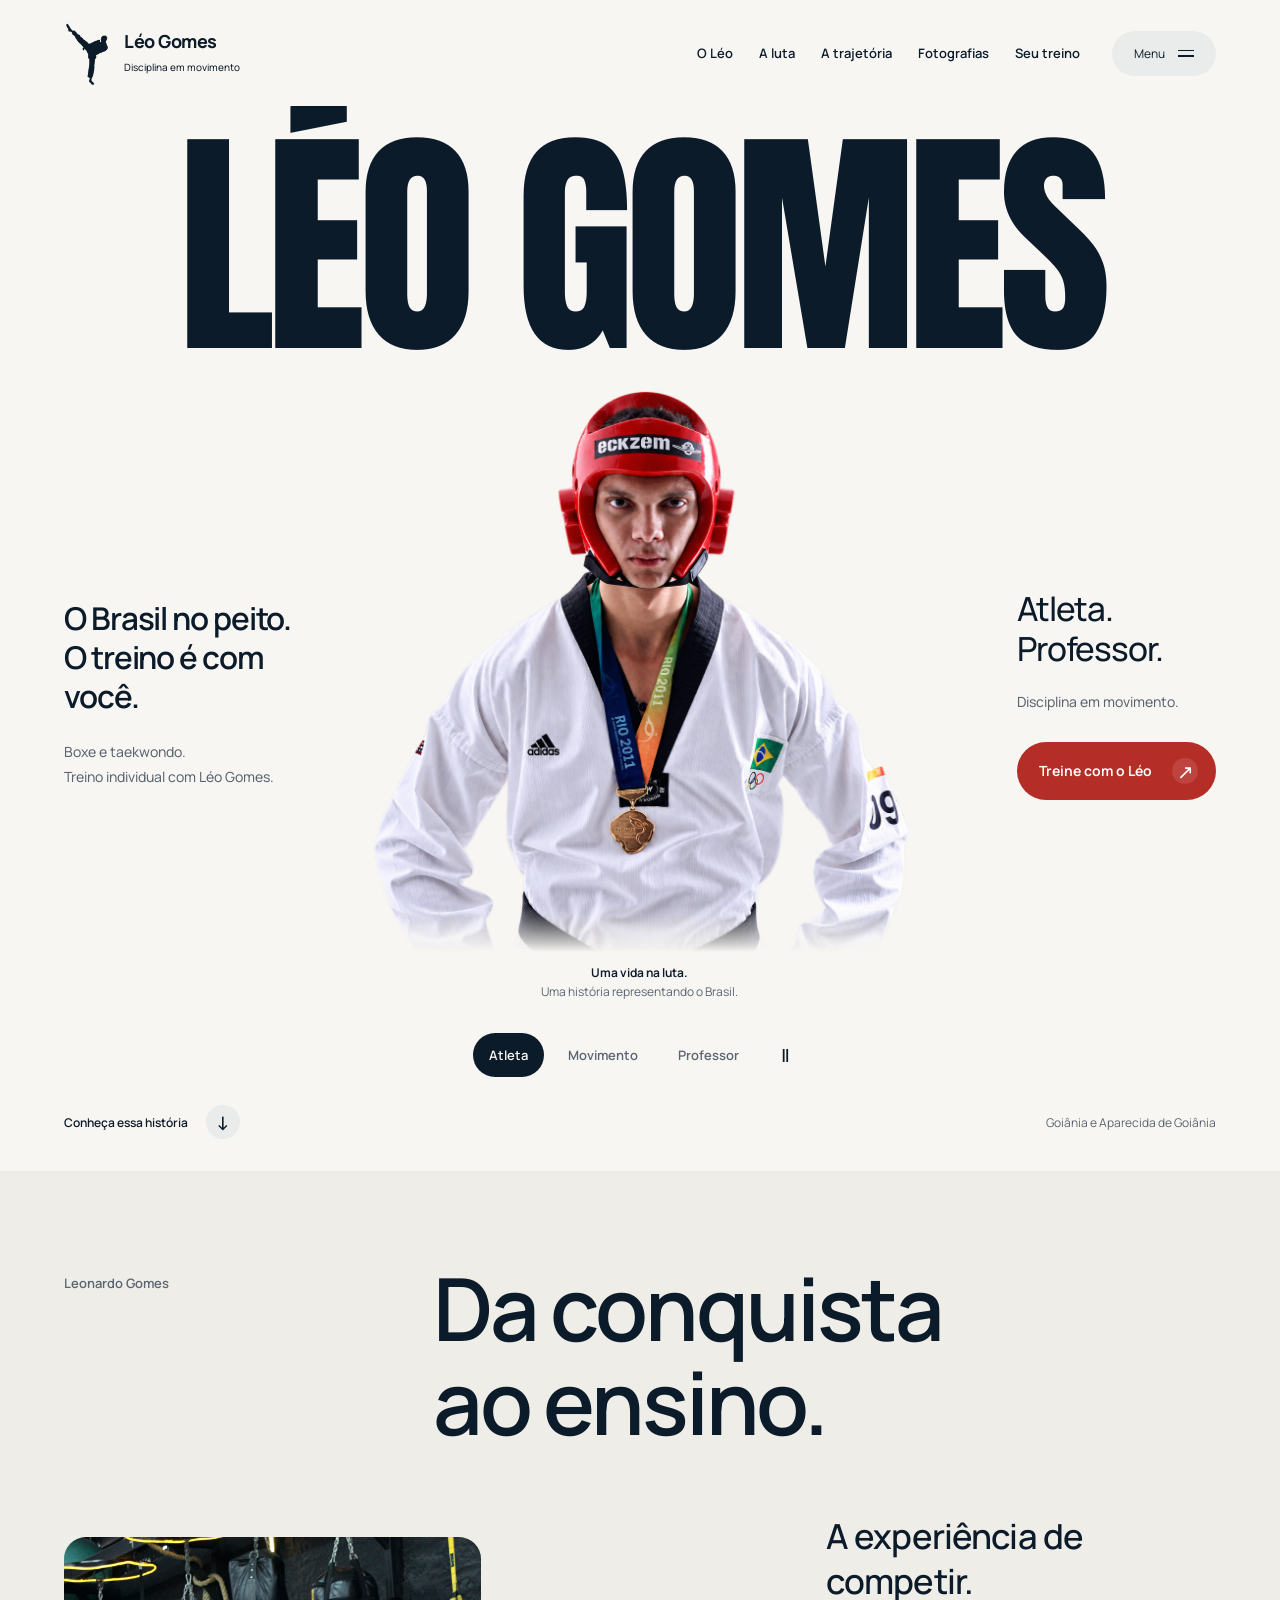
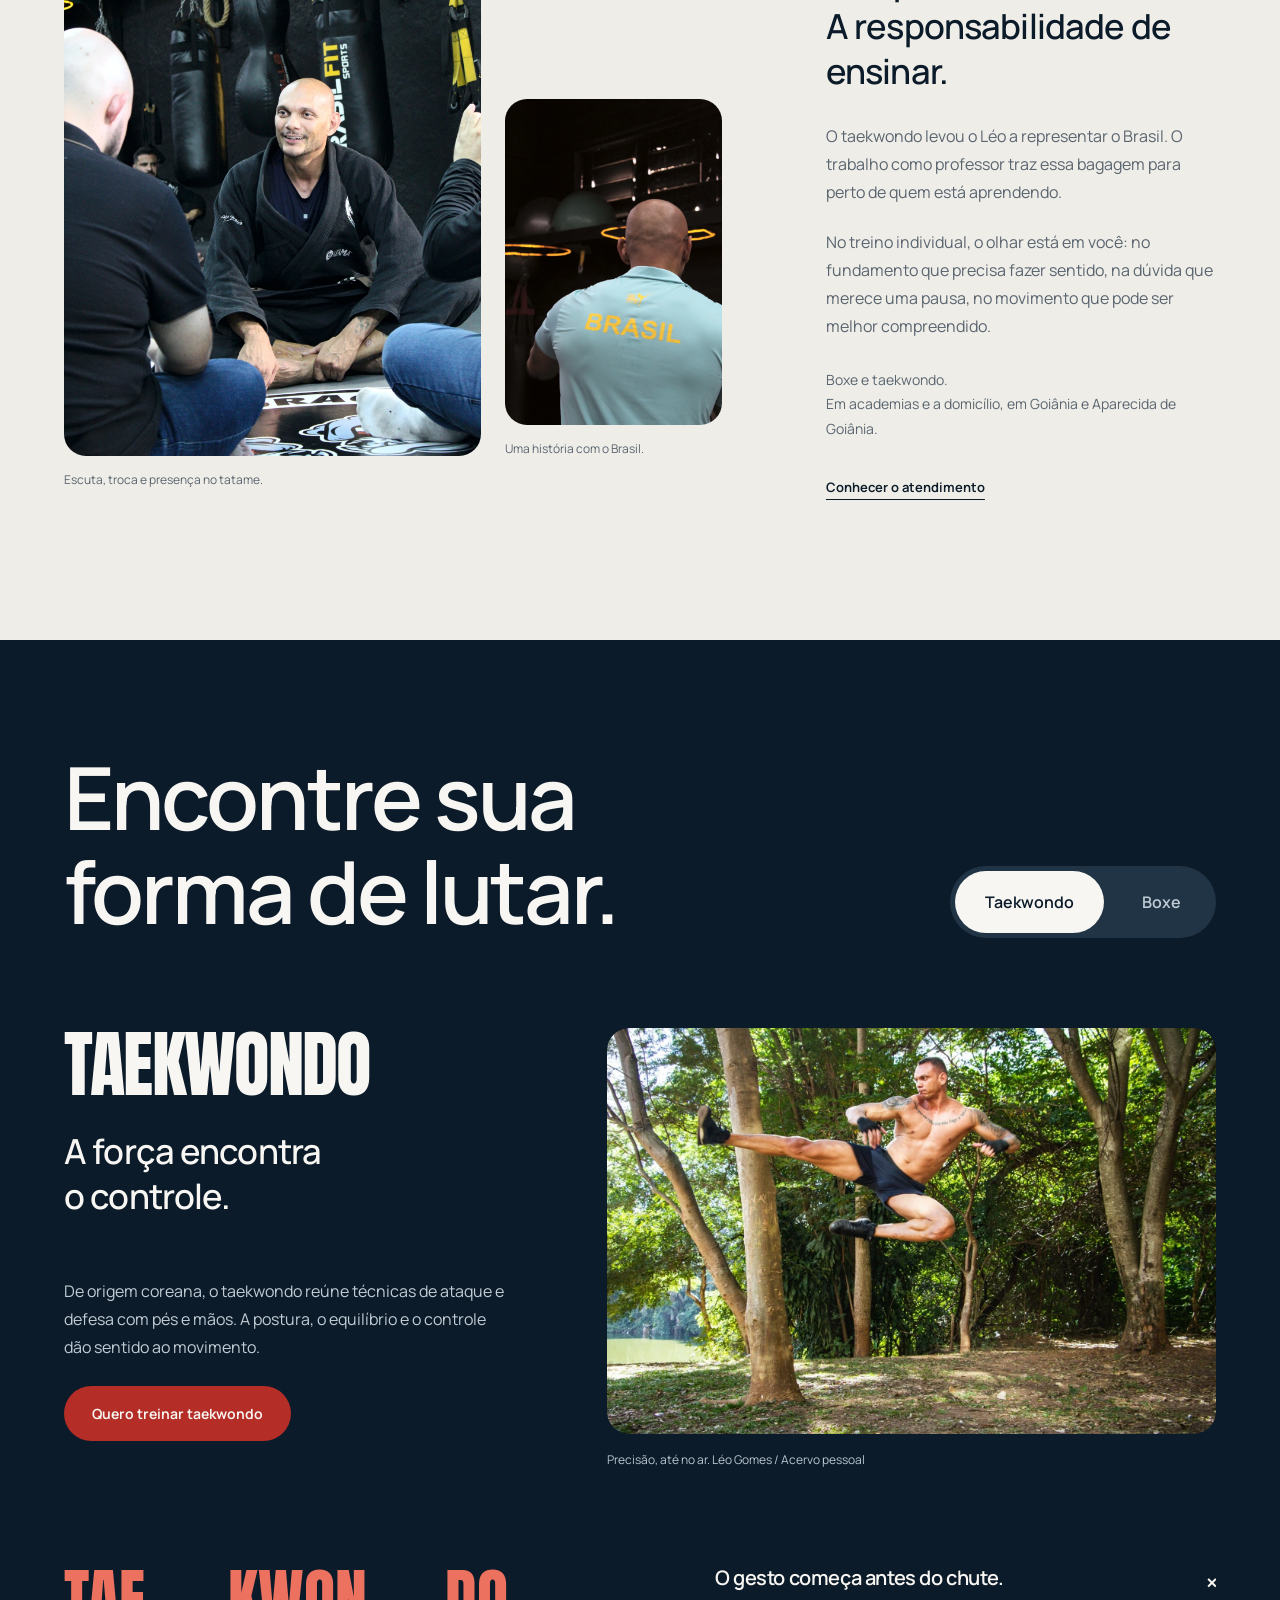
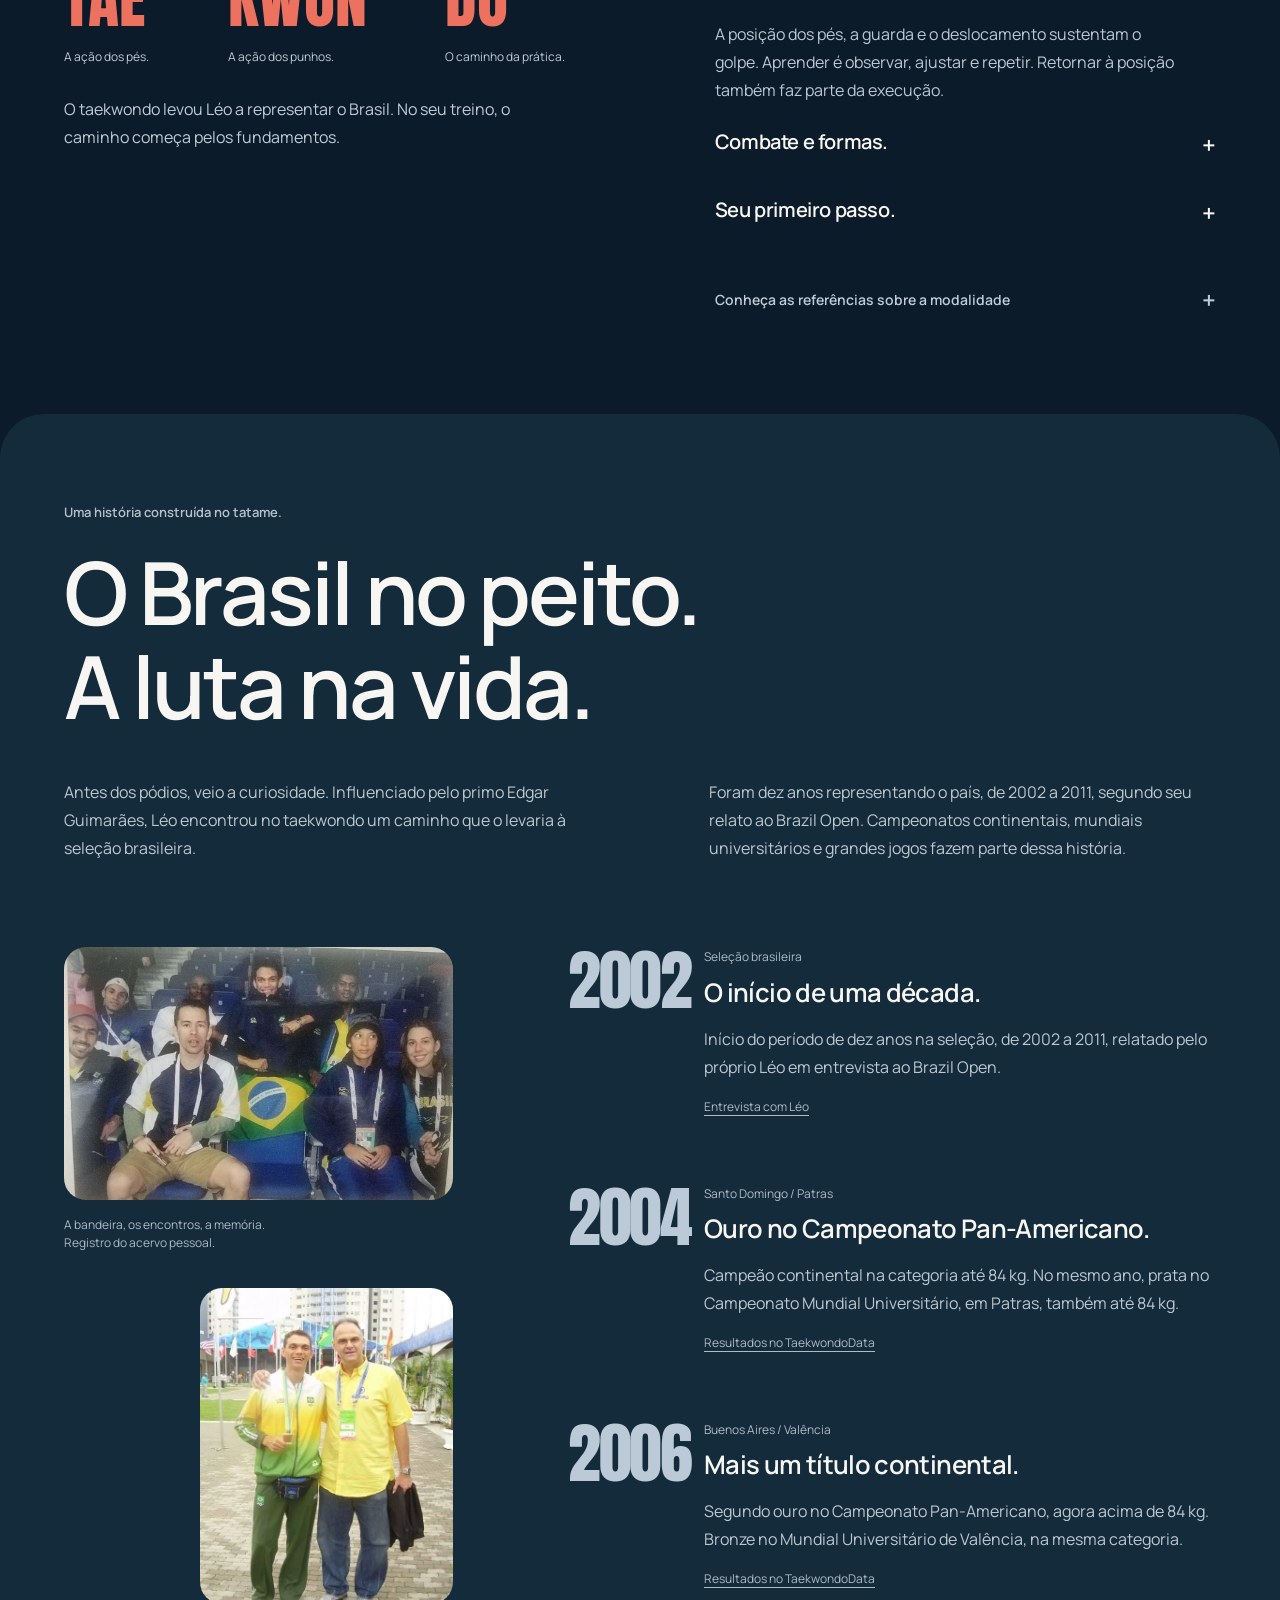
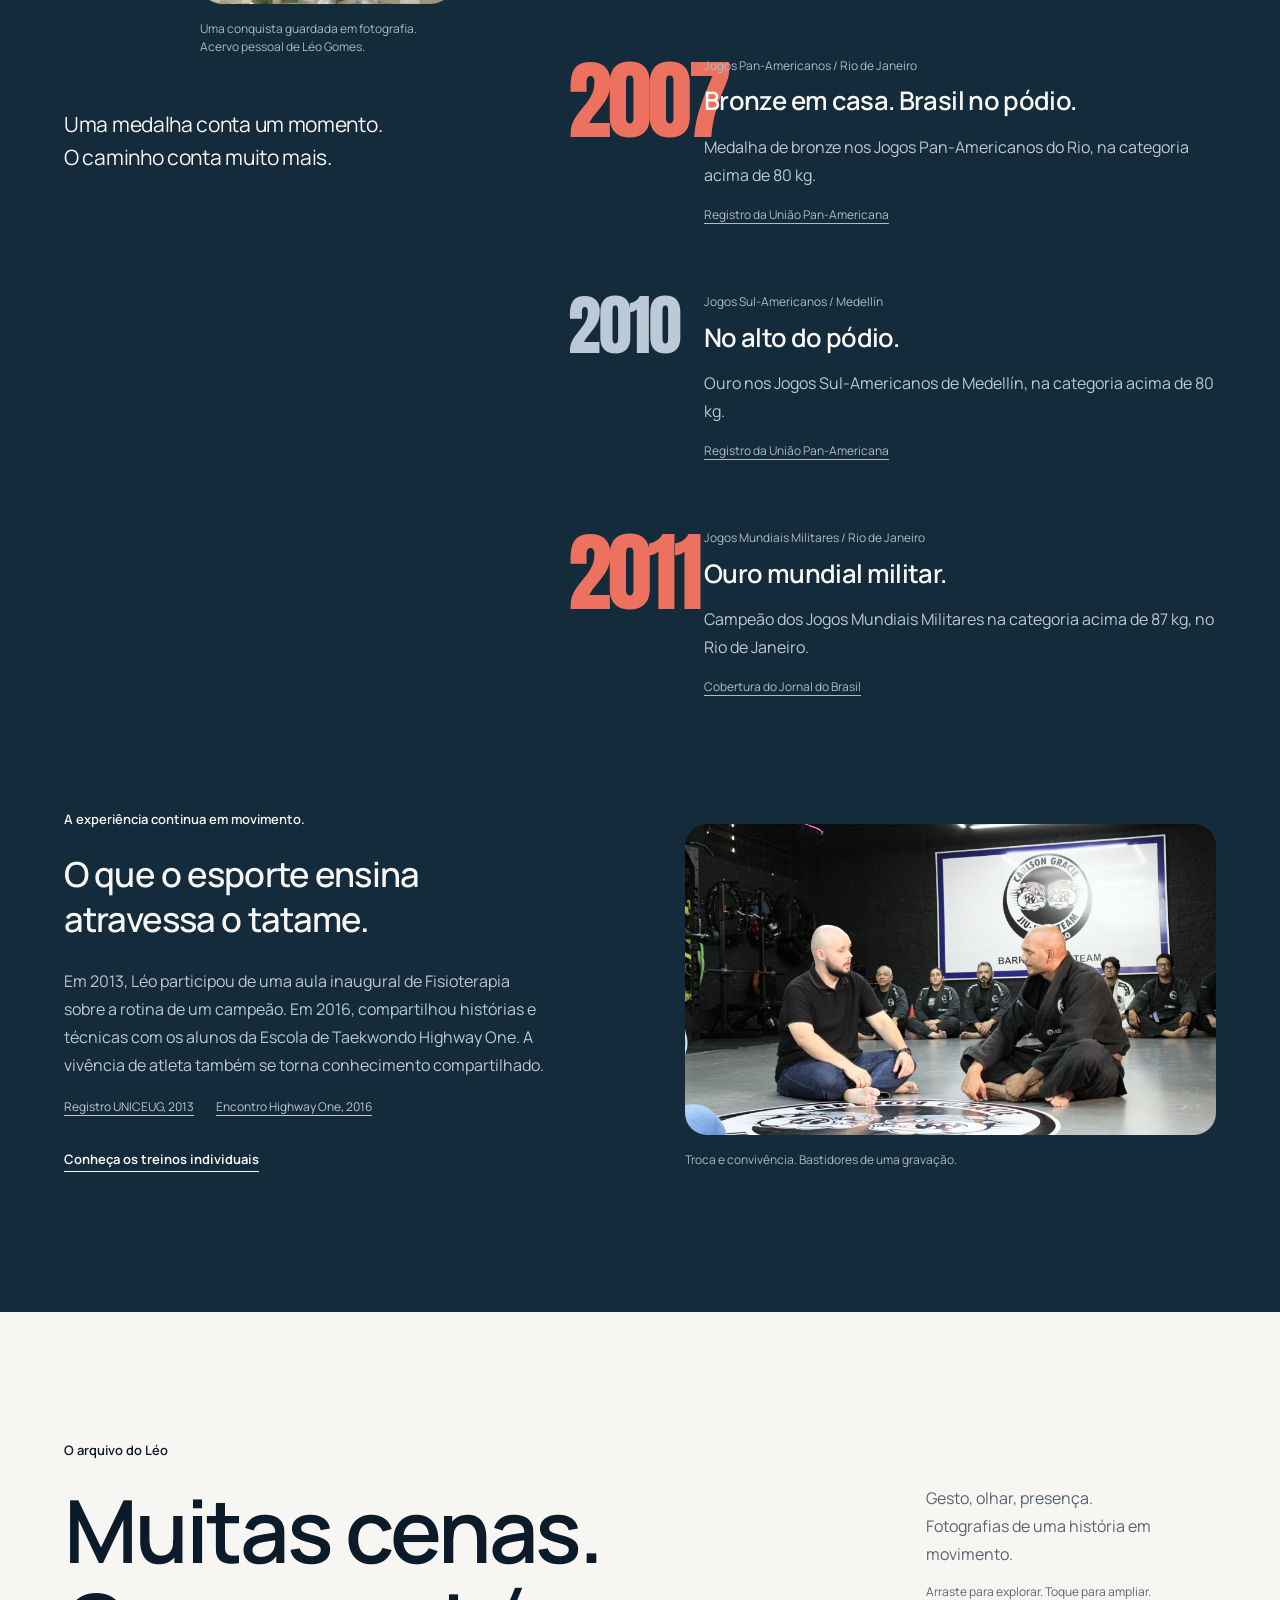
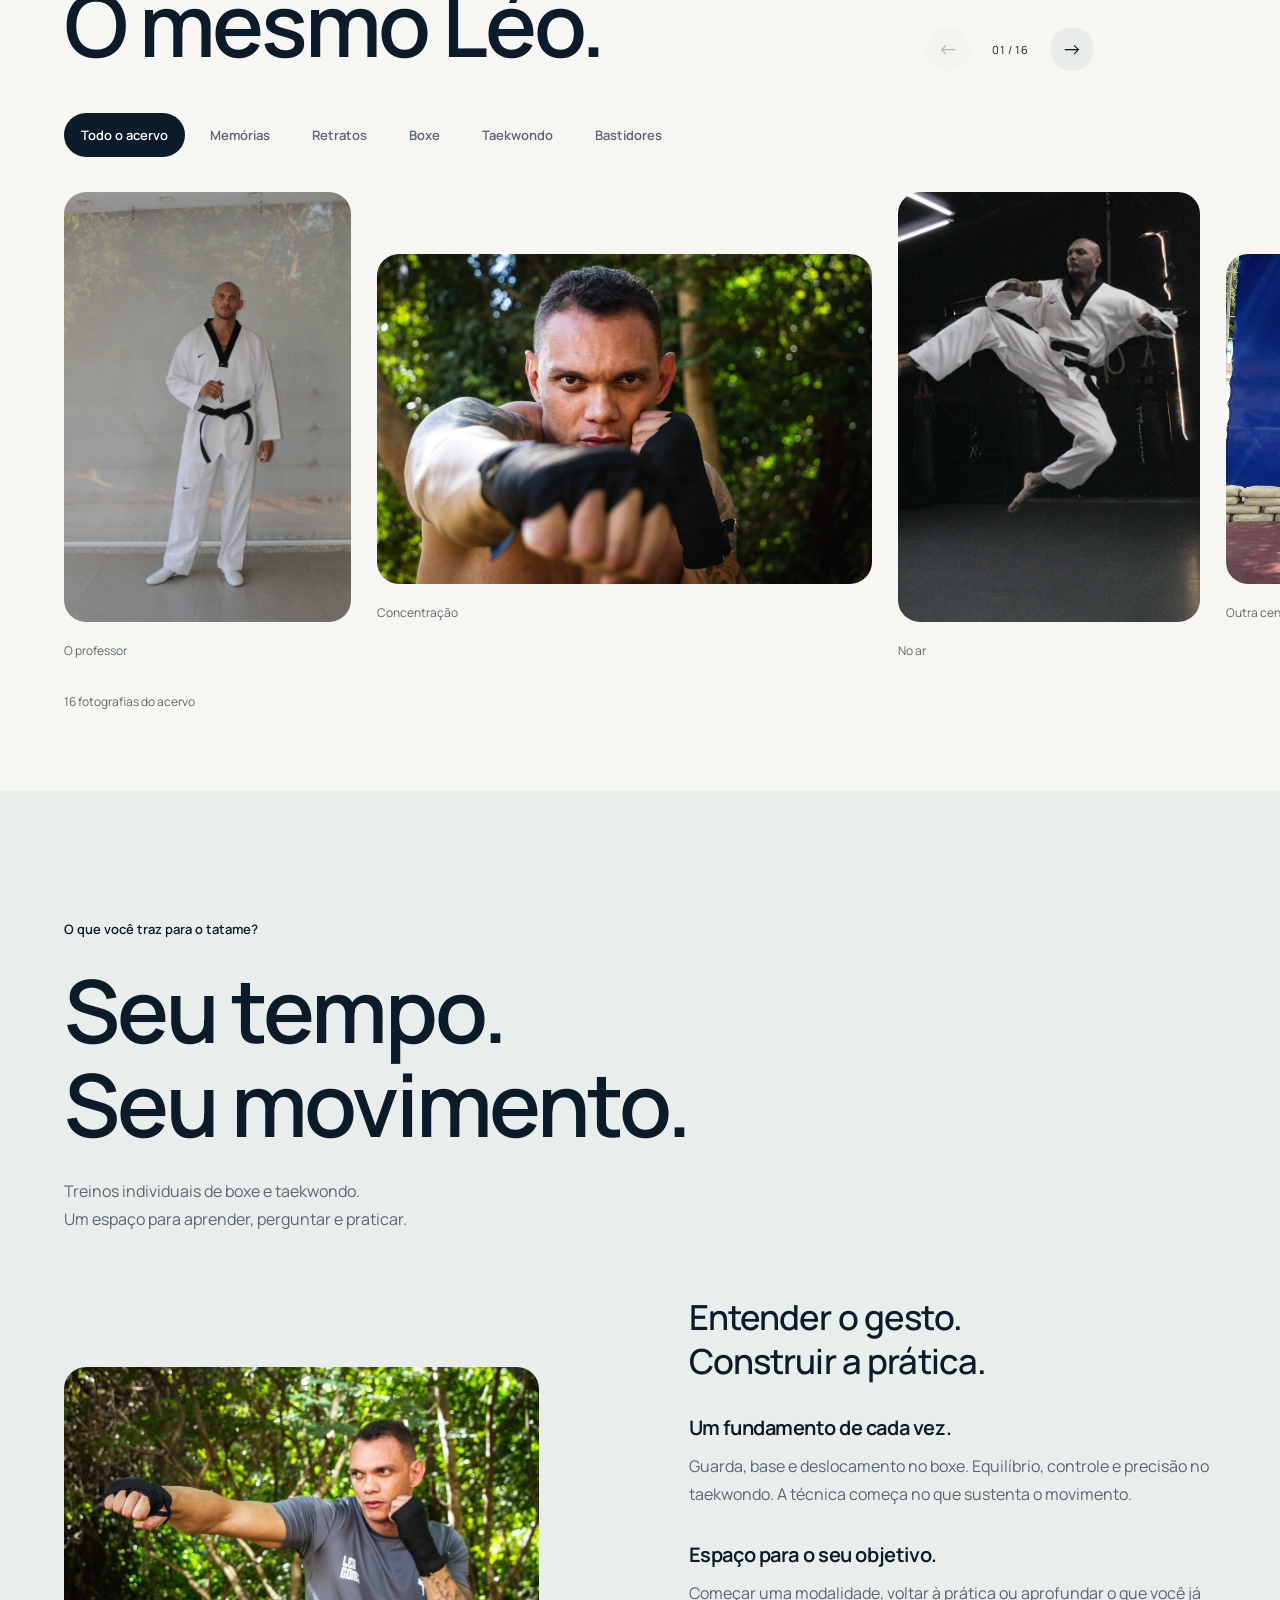
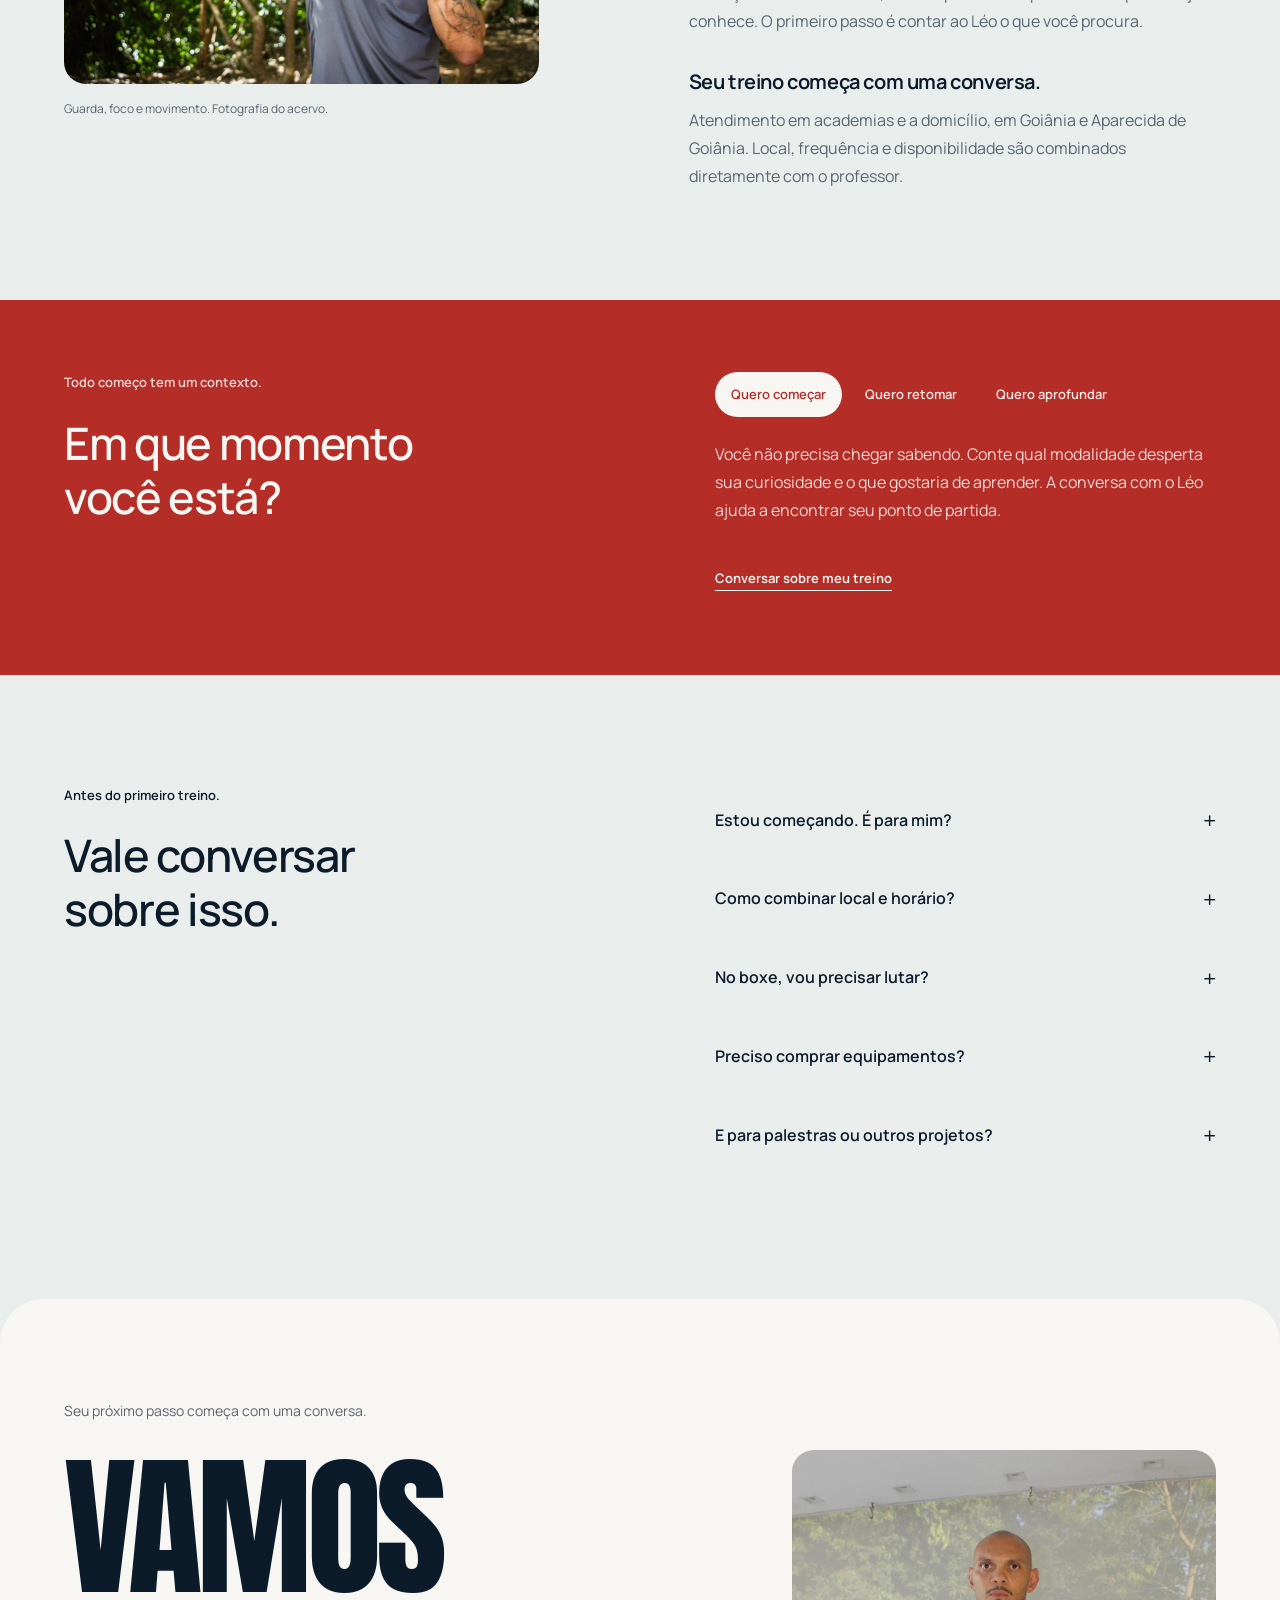
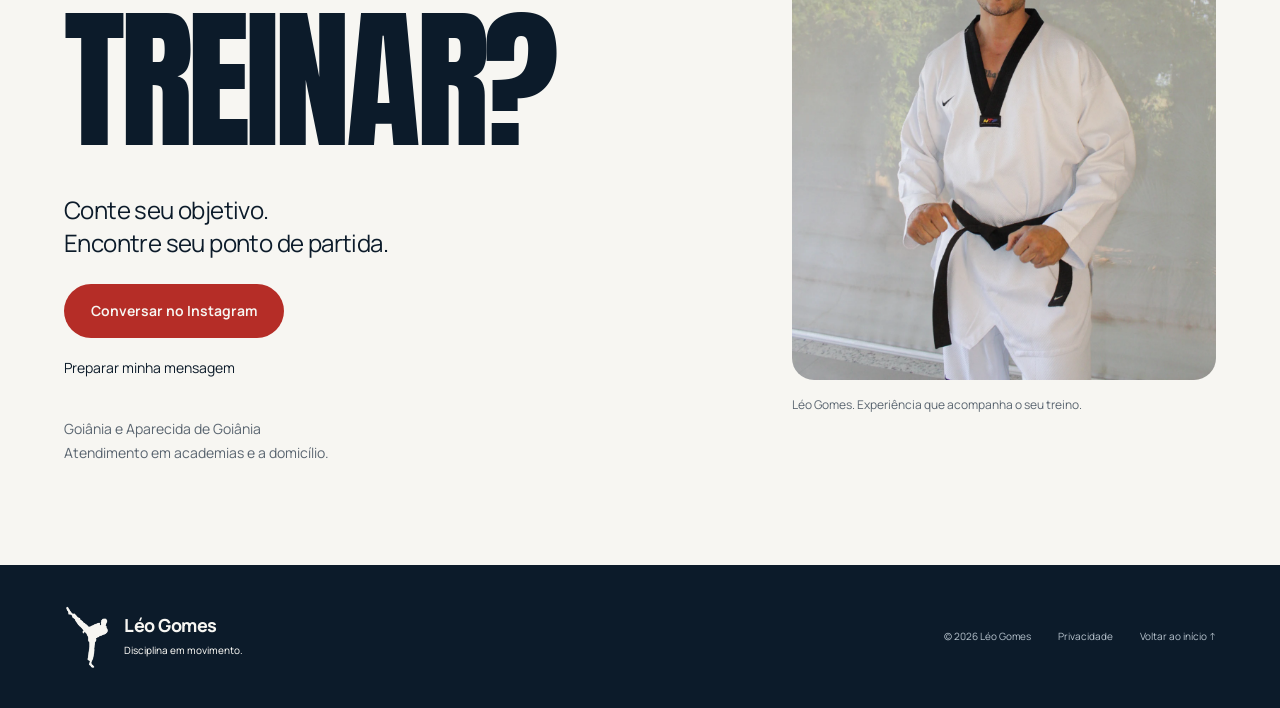
<file: index.html>
<!doctype html>
<html lang="pt-BR">
<head>
<meta charset="utf-8"><meta name="viewport" content="width=device-width,initial-scale=1"><meta name="theme-color" content="#f7f6f2">
<title>Léo Gomes — Disciplina em movimento</title>
<meta name="description" content="Léo Gomes. Atleta e professor. Boxe, taekwondo e treino individual em Goiânia e Aparecida de Goiânia. Conheça sua trajetória e converse sobre seu treino.">
<meta property="og:title" content="Léo Gomes — Disciplina em movimento"><meta property="og:description" content="Uma vida na luta. Um treino de cada vez. Conheça o atleta e professor Léo Gomes."><meta property="og:type" content="website"><meta property="og:locale" content="pt_BR">
<link rel="icon" href="assets/favicon.svg" type="image/svg+xml"><link rel="preload" href="assets/anton.ttf" as="font" type="font/ttf" crossorigin><link rel="preload" href="assets/manrope-variable.ttf" as="font" type="font/ttf" crossorigin><link rel="preload" as="image" href="assets/leo-medalha-recorte.png"><link rel="stylesheet" href="styles.css?v=20261013-scenes1">
<link rel="stylesheet" href="refinements.css?v=20261013-scenes1">
<link rel="stylesheet" href="typography.css?v=20261013-scenes1">
<link rel="stylesheet" href="cover.css?v=20261013-scenes1">
</head>
<body>
<a href="#conteudo" class="skip">Ir para o conteúdo</a>

<header class="site-header" id="inicio">
<a class="brand" href="#inicio" aria-label="Léo Gomes — início"><span class="brand-mark" aria-hidden="true"></span>
<span class="brand-name">Léo Gomes<small>Disciplina em movimento</small></span></a>
<nav class="desktop-nav" aria-label="Navegação principal"><a href="#leo">O Léo</a><a href="#modalidades">A luta</a><a href="#trajetoria">A trajetória</a><a href="#arquivo">Fotografias</a><a href="#treino">Seu treino</a></nav>
<button class="menu-button" id="open-menu" aria-haspopup="dialog" aria-controls="menu-dialog"><span>Menu</span><i aria-hidden="true"><b></b><b></b></i></button>
</header>
<nav class="chapter-nav" aria-label="Navegação durante a leitura" hidden><a class="chapter-home" href="#inicio" aria-label="Voltar ao início"><span class="brand-mark" aria-hidden="true"></span><span data-chapter-name>Léo Gomes</span></a><button type="button" aria-haspopup="dialog" aria-controls="menu-dialog">Menu</button><a class="chapter-cta" href="#contato">Treinar</a></nav>
<main id="conteudo">
<section class="hero cover" id="capa" aria-labelledby="hero-title" data-scene="0">
<div class="cover-layout">
<div class="cover-masthead"><h1 class="cover-name" id="hero-title"><span class="name-window"><span>LÉO</span></span> <span class="name-window"><span>GOMES</span></span></h1></div>
<div class="cover-story">
<div class="cover-copy"><p id="hero-statement">O Brasil no peito.<br> O treino é com você.</p><p class="cover-disciplines">Boxe e taekwondo.<br>Treino individual com Léo Gomes.</p></div>
</div>
<div class="cover-visual"><div class="cover-portrait" id="hero-scenes" aria-label="Fotografias do atleta e professor">
<figure class="hero-scene is-current" data-hero-scene="0"><div class="hero-photo"><img src="assets/leo-medalha-recorte.png" width="1116" height="1410" alt="Léo Gomes de dobok branco, capacete vermelho e medalha no peito." fetchpriority="high"></div><figcaption><span>Uma vida na luta.</span>Uma história representando o Brasil.</figcaption></figure>
<figure class="hero-scene" data-hero-scene="1" hidden><div class="hero-photo"><img src="assets/leo-movimento-recorte.png" width="1024" height="1536" alt="Léo executa um chute alto, com uma perna elevada e a guarda levantada." loading="eager"></div><figcaption><span>O corpo aprende.</span>Técnica em cada detalhe do movimento.</figcaption></figure>
<figure class="hero-scene" data-hero-scene="2" hidden><div class="hero-photo"><img src="assets/leo-professor-tatame-recorte.png" width="1086" height="1448" alt="Léo segura um aparador para um jovem de faixa azul praticar um chute." loading="eager"></div><figcaption><span>A prática se compartilha.</span>Presença em cada movimento.</figcaption></figure>
</div></div>
<div class="cover-invitation"><p class="cover-signature">Atleta.<br>Professor.<span>Disciplina em movimento.</span></p><a href="#treino" class="cover-cta">Treine com o Léo <span aria-hidden="true">↗</span></a></div>
<div class="hero-controls" role="group" aria-label="Escolha uma cena da capa">
<button data-hero-select="0" aria-label="O atleta" aria-pressed="true" aria-controls="hero-scenes"><span>Atleta</span><small>Uma história com o Brasil</small></button>
<button data-hero-select="1" aria-label="O movimento" aria-pressed="false" aria-controls="hero-scenes"><span>Movimento</span><small>A técnica ganha vida</small></button>
<button data-hero-select="2" aria-label="O professor" aria-pressed="false" aria-controls="hero-scenes"><span>Professor</span><small>A experiência, perto de você</small></button>
<button class="hero-pause" id="hero-pause" aria-label="Pausar sequência da capa" aria-pressed="false"><span aria-hidden="true">Ⅱ</span></button>
</div>
<p class="sr-only" id="hero-status" role="status"></p>
</div>
<div class="cover-foot"><a href="#leo">Conheça essa história <span aria-hidden="true">↓</span></a><p>Goiânia e Aparecida de Goiânia</p></div>
</section>
<section class="about" id="leo" aria-labelledby="about-title">
<div class="about-heading"><p class="small-intro">Leonardo Gomes</p><h2 id="about-title" class="display reveal-lines"><span>Da conquista</span><span>ao ensino.</span></h2></div>
<div class="about-layout"><div class="about-photo-pair"><div class="portrait-composition"><img class="portrait-main" src="assets/leo-no-tatame.webp" width="1446" height="1800" alt="Léo conversa com duas pessoas no tatame durante uma gravação." loading="lazy"><span class="portrait-caption">Escuta, troca e presença no tatame.</span></div><figure class="about-moment"><img src="assets/brasil.webp" width="1333" height="2000" loading="lazy" alt="Léo de costas, com a palavra Brasil na camisa azul-clara."><figcaption>Uma história com o Brasil.</figcaption></figure></div><div class="about-copy"><p class="statement">A experiência de competir.<br> A responsabilidade de ensinar.</p><p>O taekwondo levou o Léo a representar o Brasil. O trabalho como professor traz essa bagagem para perto de quem está aprendendo.</p><p>No treino individual, o olhar está em você: no fundamento que precisa fazer sentido, na dúvida que merece uma pausa, no movimento que pode ser melhor compreendido.</p><p class="about-location">Boxe e taekwondo.<br> Em academias e a domicílio, em Goiânia e Aparecida de Goiânia.</p><a class="line-link" href="#contato">Conhecer o atendimento</a></div></div>

</section>
<section class="disciplines" id="modalidades" aria-labelledby="discipline-title"><span id="taekwondo" class="hash-marker" aria-hidden="true"></span>
<div class="discipline-top"><h2 id="discipline-title">Encontre sua<br> forma de lutar.</h2><div class="discipline-tabs" role="tablist" aria-label="Escolha a modalidade"><button role="tab" id="tab-taekwondo" aria-selected="true" aria-controls="panel-taekwondo" tabindex="0" data-sport="taekwondo">Taekwondo</button><button role="tab" id="tab-boxe" aria-selected="false" aria-controls="panel-boxe" tabindex="-1" data-sport="boxe">Boxe</button></div></div>
<div class="sport-stage" data-active="taekwondo">
<article class="sport-panel is-active" id="panel-taekwondo" role="tabpanel" aria-labelledby="tab-taekwondo" tabindex="0">
<div class="sport-intro"><h3 class="sport-name">TAEKWONDO</h3><p class="sport-statement">A força encontra<br> o controle.</p></div>
<figure class="sport-photo"><div class="sport-photo-window"><img src="assets/salto-ar-livre.webp" width="1600" height="1066" alt="Léo no ar, executando um chute horizontal entre árvores, em fotografia original do acervo." loading="lazy"></div><figcaption>Precisão, até no ar. Léo Gomes / Acervo pessoal</figcaption></figure>
<div class="sport-description"><p>De origem coreana, o taekwondo reúne técnicas de ataque e defesa com pés e mãos. A postura, o equilíbrio e o controle dão sentido ao movimento.</p><a href="#contato" class="sport-cta interest-link" data-interest="Taekwondo">Quero treinar taekwondo</a></div>
<div class="sport-knowledge"><div class="sport-knowledge-lead"><div class="tkd-meaning" aria-label="O significado do nome taekwondo"><div><h4>TAE</h4><p>A ação dos pés.</p></div><div><h4>KWON</h4><p>A ação dos punhos.</p></div><div><h4>DO</h4><p>O caminho da prática.</p></div></div><p>O taekwondo levou Léo a representar o Brasil. No seu treino, o caminho começa pelos fundamentos.</p></div><div class="sport-foundation-list"><details open><summary>O gesto começa antes do chute.<span aria-hidden="true">+</span></summary><p>A posição dos pés, a guarda e o deslocamento sustentam o golpe. Aprender é observar, ajustar e repetir. Retornar à posição também faz parte da execução.</p></details><details><summary>Combate e formas.<span aria-hidden="true">+</span></summary><p>No <em>kyorugi</em>, dois praticantes combinam ataque, defesa e leitura do adversário. No <em>poomsae</em>, sequências de técnicas dão forma ao movimento. São duas expressões da modalidade.</p></details><details><summary>Seu primeiro passo.<span aria-hidden="true">+</span></summary><p>Você pode começar pelos fundamentos. Conte ao Léo sua experiência e o que gostaria de aprender para conversar sobre o formato do treino.</p></details><details class="tkd-sources"><summary>Conheça as referências sobre a modalidade <span aria-hidden="true">+</span></summary><div><a href="https://www.kukkiwon.or.kr/eng/contents/view?contentsNo=93&amp;menuLevel=2&amp;menuNo=94" target="_blank" rel="noopener noreferrer">Kukkiwon: formação e história</a><a href="https://kukkiwon.or.kr/eng/contents/view?contentsNo=92&amp;menuLevel=2&amp;menuNo=93" target="_blank" rel="noopener noreferrer">Kukkiwon: prática e aprendizado</a><a href="https://www.worldtaekwondo.org/competition/view.html?nid=117502" target="_blank" rel="noopener noreferrer">World Taekwondo: kyorugi e poomsae</a><a href="https://www.worldtaekwondo.org/wp-content/uploads/2017/08/WT-Medical-Committee-Paul-Viscogliosi.pdf" target="_blank" rel="noopener noreferrer">World Taekwondo: significado do nome (PDF)</a></div></details></div></div>
</article>
<article class="sport-panel" id="panel-boxe" role="tabpanel" aria-labelledby="tab-boxe" tabindex="0" hidden inert>
<div class="sport-intro"><h3 class="sport-name">BOXE</h3><p class="sport-statement">O movimento começa<br> antes do golpe.</p></div>
<figure class="sport-photo"><div class="sport-photo-window"><img src="assets/boxe-luvas-original.webp" width="1600" height="1066" alt="Léo em guarda de boxe, com luvas douradas, em fotografia do acervo." loading="lazy"></div><figcaption>Léo Gomes, em guarda. Fotografia do acervo.</figcaption></figure>
<div class="sport-description"><p>Guarda, base e deslocamento. Aprenda os fundamentos, entenda as combinações e reconheça o que acontece em cada movimento.</p><a href="#contato" class="sport-cta interest-link" data-interest="Boxe">Quero treinar boxe</a></div>
<div class="sport-knowledge"><figure class="boxing-detail"><img src="assets/boxe-olhar-original.webp" width="1600" height="1066" loading="lazy" alt="Léo mantém a guarda, com o olhar atento entre as mãos enfaixadas."><figcaption>Presença em cada movimento.</figcaption></figure><div class="sport-foundation-list"><details open><summary>Um fundamento de cada vez.<span aria-hidden="true">+</span></summary><p>Guarda, base e deslocamento sustentam as combinações. No treino individual, há espaço para perguntar, repetir e compreender o gesto.</p></details><details><summary>Seu objetivo orienta a conversa.<span aria-hidden="true">+</span></summary><p>Começar uma modalidade, voltar à prática ou aprofundar o que você já conhece. Conte ao Léo o que procura e combine o formato do treino.</p></details><details><summary>Entenda o formato antes de começar.<span aria-hidden="true">+</span></summary><p>Converse com o professor sobre as atividades propostas, os equipamentos e se haverá contato. O treino precisa fazer sentido para você.</p></details></div></div>
</article>
</div></section>
<section class="trajectory section-dark career" id="trajetoria" aria-labelledby="trajectory-title">
<div class="trajectory-header"><p class="small-intro">Uma história construída no tatame.</p><h2 id="trajectory-title" class="display reveal-lines"><span>O Brasil no peito.</span><span>A luta na vida.</span></h2></div>
<div class="career-intro"><p>Antes dos pódios, veio a curiosidade. Influenciado pelo primo Edgar Guimarães, Léo encontrou no taekwondo um caminho que o levaria à seleção brasileira.</p><p>Foram dez anos representando o país, de 2002 a 2011, segundo seu relato ao Brazil Open. Campeonatos continentais, mundiais universitários e grandes jogos fazem parte dessa história.</p></div>
<div class="career-layout"><aside class="career-album" aria-label="Fotografias da trajetória"><figure class="career-team"><img src="assets/equipe-brasil.webp" width="1280" height="831" loading="lazy" alt="Esportistas reunidos com uma bandeira brasileira, em fotografia do acervo do Léo."><figcaption>A bandeira, os encontros, a memória.<br> Registro do acervo pessoal.</figcaption></figure><figure class="career-medal"><img src="assets/medalha-arquivo.webp" width="540" height="675" loading="lazy" alt="Léo com uma medalha e agasalho do Brasil, ao lado de um acompanhante."><figcaption>Uma conquista guardada em fotografia.<br> Acervo pessoal de Léo Gomes.</figcaption></figure><p class="career-album-note">Uma medalha conta um momento.<br> O caminho conta muito mais.</p></aside>
<div class="career-timeline">
<article class="career-event"><span class="career-year">2002</span><div><p class="career-place">Seleção brasileira</p><h3>O início de uma década.</h3><p>Início do período de dez anos na seleção, de 2002 a 2011, relatado pelo próprio Léo em entrevista ao Brazil Open.</p><a href="https://brazilopendetkd.blogspot.com/2012/02/" target="_blank" rel="noopener noreferrer">Entrevista com Léo</a></div></article>
<article class="career-event"><span class="career-year">2004</span><div><p class="career-place">Santo Domingo / Patras</p><h3>Ouro no Campeonato Pan-Americano.</h3><p>Campeão continental na categoria até 84 kg. No mesmo ano, prata no Campeonato Mundial Universitário, em Patras, também até 84 kg.</p><a href="https://www.taekwondodata.com/leonardo-gomes-santos-dos.a9kn.html" target="_blank" rel="noopener noreferrer">Resultados no TaekwondoData</a></div></article>
<article class="career-event"><span class="career-year">2006</span><div><p class="career-place">Buenos Aires / Valência</p><h3>Mais um título continental.</h3><p>Segundo ouro no Campeonato Pan-Americano, agora acima de 84 kg. Bronze no Mundial Universitário de Valência, na mesma categoria.</p><a href="https://www.taekwondodata.com/leonardo-gomes-santos-dos.a9kn.html" target="_blank" rel="noopener noreferrer">Resultados no TaekwondoData</a></div></article>
<article class="career-event career-highlight"><span class="career-year">2007</span><div><p class="career-place">Jogos Pan-Americanos / Rio de Janeiro</p><h3>Bronze em casa. Brasil no pódio.</h3><p>Medalha de bronze nos Jogos Pan-Americanos do Rio, na categoria acima de 80 kg.</p><a href="https://www.patutkd.org/expediente-continental-taekwondo-en-los-juegos-panamericanos-rio-2007/" target="_blank" rel="noopener noreferrer">Registro da União Pan-Americana</a></div></article>
<article class="career-event"><span class="career-year">2010</span><div><p class="career-place">Jogos Sul-Americanos / Medellín</p><h3>No alto do pódio.</h3><p>Ouro nos Jogos Sul-Americanos de Medellín, na categoria acima de 80 kg.</p><a href="https://www.patutkd.org/brasil-vuelve-a-la-cima-del-taekwondo-en-juegos-suramericanos/" target="_blank" rel="noopener noreferrer">Registro da União Pan-Americana</a></div></article>
<article class="career-event career-highlight"><span class="career-year">2011</span><div><p class="career-place">Jogos Mundiais Militares / Rio de Janeiro</p><h3>Ouro mundial militar.</h3><p>Campeão dos Jogos Mundiais Militares na categoria acima de 87 kg, no Rio de Janeiro.</p><a href="https://www.jb.com.br/jogos-mundiais-militares/noticias/2011/07/22/brasil-mantem-2a-colocacao-no-ranking-de-medalhas-dos-jogos-militares.html" target="_blank" rel="noopener noreferrer">Cobertura do Jornal do Brasil</a></div></article>
</div></div>
<div class="career-present"><div><p class="small-intro">A experiência continua em movimento.</p><h3>O que o esporte ensina<br> atravessa o tatame.</h3><p>Em 2013, Léo participou de uma aula inaugural de Fisioterapia sobre a rotina de um campeão. Em 2016, compartilhou histórias e técnicas com os alunos da Escola de Taekwondo Highway One. A vivência de atleta também se torna conhecimento compartilhado.</p><p class="career-teaching-sources"><a href="https://uniceug.com.br/instituto/noticias_2.asp" target="_blank" rel="noopener noreferrer">Registro UNICEUG, 2013</a><a href="https://marcusrezendetkd.blogspot.com/2016/09/leonardo-gomes-transformando-dor-suor-e.html" target="_blank" rel="noopener noreferrer">Encontro Highway One, 2016</a></p><a class="line-link" href="#treino">Conheça os treinos individuais</a></div><figure><img src="assets/bastidores.webp" width="1800" height="1056" loading="lazy" alt="Conversa e equipe no espaço de treino, em registro dos bastidores de uma gravação."><figcaption>Troca e convivência. Bastidores de uma gravação.</figcaption></figure></div>
</section>
<section class="archive" id="arquivo" aria-labelledby="archive-title"><div class="archive-header"><div><p class="small-intro">O arquivo do Léo</p><h2 class="display" id="archive-title">Muitas cenas.<br> O mesmo Léo.</h2></div><div class="archive-side"><p>Gesto, olhar, presença.<br> Fotografias de uma história em movimento.<br> <small>Arraste para explorar. Toque para ampliar.</small></p><div class="archive-controls"><button data-gallery-prev aria-label="Rolar fotografias para a esquerda">←</button><span aria-live="off">1 / 16</span><button data-gallery-next aria-label="Rolar fotografias para a direita">→</button></div></div></div>
<div class="archive-filters" role="group" aria-label="Filtrar fotografias"><button data-filter="all" aria-pressed="true">Todo o acervo</button><button data-filter="memoria" aria-pressed="false">Memórias</button><button data-filter="retrato" aria-pressed="false">Retratos</button><button data-filter="boxe" aria-pressed="false">Boxe</button><button data-filter="taekwondo" aria-pressed="false">Taekwondo</button><button data-filter="bastidores" aria-pressed="false">Bastidores</button></div>
<div class="photo-rail" tabindex="0" role="region" aria-label="Arquivo fotográfico. Arraste ou use as setas para explorar. Toque em uma fotografia para ampliar.">
<button class="photo-item photo-a" data-category="retrato" data-image="assets/retrato-original.webp" data-caption="Léo Gomes — fotografia original do ensaio" aria-label="Ampliar retrato do Léo de dobok"><img src="assets/retrato-original.webp" width="1200" height="1800" loading="lazy" alt="Léo de dobok branco e faixa preta, segurando os óculos."><span>O professor</span></button>
<button class="photo-item photo-b" data-category="boxe" data-image="assets/boxe-olhar-original.webp" data-caption="Boxe — fotografia do acervo" aria-label="Ampliar olhar próximo do Léo no boxe"><img src="assets/boxe-olhar-original.webp" width="1600" height="1066" loading="lazy" alt="Olhar de Léo entre as mãos enfaixadas em guarda de boxe."><span>Concentração</span></button>
<button class="photo-item photo-c photo-cutout" data-category="taekwondo" data-image="assets/salto.webp" data-caption="Léo Gomes — salto no tatame, fotografia do acervo" aria-label="Ampliar salto do Léo no tatame"><img src="assets/salto.webp" width="1404" height="2000" loading="lazy" alt="Léo de dobok branco e faixa preta, no ar, com uma perna estendida em um chute."><span>No ar</span></button>
<button class="photo-item photo-b" data-category="bastidores" data-image="assets/calango.webp" data-caption="Léo Gomes — caracterização de Calango, registro do acervo" aria-label="Ampliar Léo caracterizado como Calango"><img src="assets/calango.webp" width="1200" height="1200" loading="lazy" alt="Léo com cabelo branco e figurino de Calango, em posição de guarda diante de um fundo azul."><span>Outra cena</span></button>
<button class="photo-item photo-d" data-category="retrato" data-image="assets/brasil.webp" data-caption="Léo Gomes — registro do acervo no espaço de treino" aria-label="Ampliar Léo com a camisa Brasil"><img src="assets/brasil.webp" width="1333" height="2000" loading="lazy" alt="Léo de costas, com a palavra Brasil em amarelo na camisa azul-clara."><span>Brasil nas costas</span></button>
<button class="photo-item photo-f" data-category="boxe" data-image="assets/boxe-camiseta-original.webp" data-caption="Boxe — fotografia do acervo" aria-label="Ampliar Léo em movimento no boxe"><img src="assets/boxe-camiseta-original.webp" width="1600" height="1066" loading="lazy" alt="Léo de camiseta azul, com o braço estendido em um golpe de boxe."><span>Movimento</span></button>
<button class="photo-item photo-c photo-cutout" data-category="taekwondo" data-image="assets/ar-livre.webp" data-caption="Léo Gomes — treino ao ar livre, fotografia do acervo" aria-label="Ampliar chute do Léo ao ar livre"><img src="assets/ar-livre.webp" width="1066" height="1600" loading="lazy" alt="Léo entre árvores, apoiado em uma perna e com a outra estendida para o alto."><span>Ao ar livre</span></button>
<button class="photo-item photo-e" data-category="bastidores" data-image="assets/gravacao.webp" data-caption="Dia de gravação — câmeras e equipe no tatame" aria-label="Ampliar registro da gravação no tatame"><img src="assets/gravacao.webp" width="1800" height="1215" loading="lazy" alt="Léo de dobok branco no tatame, diante de pessoas com câmeras e celulares."><span>Antes da cena</span></button>
<button class="photo-item photo-a" data-category="retrato" data-image="assets/civil-original.webp" data-caption="Léo Gomes — retrato civil, fotografia original" aria-label="Ampliar retrato civil do Léo"><img src="assets/civil-original.webp" width="1200" height="1800" loading="lazy" alt="Léo sentado, de óculos e camisa branca."><span>Outro lugar</span></button>
<button class="photo-item photo-c photo-cutout" data-category="taekwondo" data-image="assets/chute-original.webp" data-caption="Taekwondo — fotografia original do ensaio" aria-label="Ampliar fotografia original do chute alto"><img src="assets/chute-original.webp" width="1200" height="1800" loading="lazy" alt="Léo executa um chute alto diante da cortina, com o gesto inteiro visível."><span>Precisão</span></button><button class="photo-item photo-c photo-new" data-category="memoria" data-image="assets/medalha-rio.webp" data-caption="Léo Gomes — arquivo esportivo com medalha" aria-label="Ampliar fotografia: O atleta"><img src="assets/medalha-rio.webp" width="1080" height="1365" loading="lazy" alt="Léo de dobok branco e capacete vermelho, com medalha no peito."><span>O atleta</span></button>
<button class="photo-item photo-e photo-new" data-category="memoria" data-image="assets/equipe-brasil.webp" data-caption="Léo Gomes — grupo com a bandeira brasileira, acervo pessoal" aria-label="Ampliar fotografia: Em equipe"><img src="assets/equipe-brasil.webp" width="1280" height="831" loading="lazy" alt="Grupo de esportistas com a bandeira brasileira em um espaço com arquibancadas."><span>Em equipe</span></button>
<button class="photo-item photo-a photo-new" data-category="memoria" data-image="assets/medalha-arquivo.webp" data-caption="Léo Gomes — medalha e encontro, acervo pessoal" aria-label="Ampliar fotografia: Uma conquista"><img src="assets/medalha-arquivo.webp" width="540" height="675" loading="lazy" alt="Léo de agasalho verde e amarelo, usando uma medalha, ao lado de um homem de camisa amarela."><span>Uma conquista</span></button>
<button class="photo-item photo-f photo-new" data-category="taekwondo" data-image="assets/salto-ar-livre.webp" data-caption="Léo Gomes — salto ao ar livre, fotografia do acervo" aria-label="Ampliar fotografia: Liberdade no gesto"><img src="assets/salto-ar-livre.webp" width="1600" height="1066" loading="lazy" alt="Léo no ar, com uma perna estendida em chute horizontal entre árvores."><span>Liberdade no gesto</span></button>
<button class="photo-item photo-c photo-new" data-category="bastidores" data-image="assets/treino-solo.webp" data-caption="Técnica no tatame — registro de gravação" aria-label="Ampliar fotografia: No tatame"><img src="assets/treino-solo.webp" width="1200" height="1800" loading="lazy" alt="Dois adultos de quimono preto demonstram uma técnica no solo durante uma gravação."><span>No tatame</span></button>
<button class="photo-item photo-d photo-new" data-category="bastidores" data-image="assets/treino-base.webp" data-caption="Léo Gomes — registro no tatame durante uma gravação" aria-label="Ampliar fotografia: Presença"><img src="assets/treino-base.webp" width="1500" height="1800" loading="lazy" alt="Léo com traje de treino preto, em pé e com as mãos na cintura no tatame."><span>Presença</span></button>
</div><p class="gallery-count" aria-live="polite">16 fotografias do acervo</p>
</section>
<section class="training" id="treino" aria-labelledby="training-title">
<div class="training-heading"><p class="small-intro">O que você traz para o tatame?</p><h2 class="display reveal-lines" id="training-title"><span>Seu tempo.</span><span>Seu movimento.</span></h2><p>Treinos individuais de boxe e taekwondo.<br> Um espaço para aprender, perguntar e praticar.</p></div>
<div class="training-layout"><figure class="training-photo training-photo-landscape"><img src="assets/boxe-camiseta-original.webp" width="1600" height="1066" loading="lazy" alt="Léo de camiseta azul em movimento de boxe ao ar livre, com um braço estendido e a outra mão em guarda."><figcaption>Guarda, foco e movimento. Fotografia do acervo.</figcaption></figure><div class="training-copy"><p class="training-lead">Entender o gesto.<br> Construir a prática.</p><div class="training-notes"><div><div><h3>Um fundamento de cada vez.</h3><p>Guarda, base e deslocamento no boxe. Equilíbrio, controle e precisão no taekwondo. A técnica começa no que sustenta o movimento.</p></div></div><div><div><h3>Espaço para o seu objetivo.</h3><p>Começar uma modalidade, voltar à prática ou aprofundar o que você já conhece. O primeiro passo é contar ao Léo o que você procura.</p></div></div><div><div><h3>Seu treino começa com uma conversa.</h3><p>Atendimento em academias e a domicílio, em Goiânia e Aparecida de Goiânia. Local, frequência e disponibilidade são combinados diretamente com o professor.</p></div></div></div></div></div>
<div class="training-start"><div><p class="small-intro">Todo começo tem um contexto.</p><h3>Em que momento<br> você está?</h3></div><div class="training-choice"><div class="moment-options" role="group" aria-label="Seu momento no treino"><button aria-pressed="true" data-moment="0">Quero começar</button><button aria-pressed="false" data-moment="1">Quero retomar</button><button aria-pressed="false" data-moment="2">Quero aprofundar</button></div><p id="moment-description" aria-live="polite">Você não precisa chegar sabendo. Conte qual modalidade desperta sua curiosidade e o que gostaria de aprender. A conversa com o Léo ajuda a encontrar seu ponto de partida.</p><button class="line-link training-contact" id="prepare-training" aria-haspopup="dialog">Conversar sobre meu treino</button></div></div>
<div class="training-faq"><div><p class="small-intro">Antes do primeiro treino.</p><h3>Vale conversar<br> sobre isso.</h3></div><div class="questions"><details><summary>Estou começando. É para mim?<span aria-hidden="true">+</span></summary><p>Você pode procurar o Léo mesmo sem experiência na modalidade. Conte seu objetivo e o que já praticou para conversar sobre o ponto de partida.</p></details><details><summary>Como combinar local e horário?<span aria-hidden="true">+</span></summary><p>Informe sua região e disponibilidade no primeiro contato. O local depende da estrutura necessária e da agenda. Confirme também duração, frequência, valores e condições.</p></details><details><summary>No boxe, vou precisar lutar?<span aria-hidden="true">+</span></summary><p>Antes de começar, converse sobre as atividades propostas e se haverá contato. O formato do treino precisa estar claro para você e para o professor.</p></details><details><summary>Preciso comprar equipamentos?<span aria-hidden="true">+</span></summary><p>Confirme com o Léo o que será necessário para a modalidade e o formato combinado antes de comprar os equipamentos.</p></details><details><summary>E para palestras ou outros projetos?<span aria-hidden="true">+</span></summary><p>Apresente a proposta, o público, a cidade e a data pelo Instagram. As possibilidades e condições são conversadas diretamente com o Léo.</p></details></div></div>
</section>
<section class="contact" id="contato" aria-labelledby="contact-title">
<div class="contact-content"><div class="contact-heading"><p>Seu próximo passo começa com uma conversa.</p><h2 id="contact-title">Vamos<br> treinar?</h2></div><div class="contact-copy"><p>Conte seu objetivo.<br> Encontre seu ponto de partida.</p><a class="contact-main" href="https://www.instagram.com/leogomestkd/" target="_blank" rel="noopener noreferrer">Conversar no Instagram</a><button id="open-contact" aria-haspopup="dialog">Preparar minha mensagem</button><span>Goiânia e Aparecida de Goiânia<br> Atendimento em academias e a domicílio.</span></div></div>
<figure class="contact-portrait"><img src="assets/professor-dobok-original.webp" width="1200" height="1800" loading="lazy" alt="Léo de dobok branco e faixa preta, com as mãos junto à faixa."><figcaption>Léo Gomes. Experiência que acompanha o seu treino.</figcaption></figure>
</section>
</main>
<footer><a href="#inicio" class="footer-brand"><span class="brand-mark" aria-hidden="true"></span>
<span class="brand-name">Léo Gomes<small>Disciplina em movimento.</small></span></a><div><span>© 2026 Léo Gomes</span><button id="privacy-open" aria-haspopup="dialog">Privacidade</button><a href="#inicio" aria-label="Voltar ao início">Voltar ao início ↑</a></div></footer>
<dialog id="menu-dialog" class="menu-dialog" aria-label="Menu de navegação"><div class="menu-top"><span>Léo Gomes</span><button class="close-dialog" data-close aria-label="Fechar menu">Fechar <i aria-hidden="true">×</i></button></div><nav aria-label="Navegação ampliada"><a href="#leo">O LÉO<span>O atleta e professor</span></a><a href="#modalidades">A LUTA<span>Boxe e taekwondo</span></a><a href="#trajetoria">A HISTÓRIA<span>O caminho até aqui</span></a><a href="#arquivo">O ARQUIVO<span>Encontros e movimento</span></a><a href="#treino">SEU TREINO<span>Seu ponto de partida</span></a></nav><div class="menu-bottom"><p>Goiânia e Aparecida de Goiânia</p><a href="#contato">Vamos treinar?</a></div></dialog>
<dialog id="gallery-dialog" class="gallery-dialog" aria-label="Fotografia ampliada"><button class="close-dialog" data-close aria-label="Fechar fotografia">Fechar <i aria-hidden="true">×</i></button><figure><img id="large-photo" alt=""><figcaption id="large-caption"></figcaption></figure><p id="gallery-status" class="gallery-status" role="status" hidden></p><div class="photo-controls"><button id="previous-photo" aria-label="Fotografia anterior">←</button><span id="photo-position" aria-live="polite"></span><button id="next-photo" aria-label="Próxima fotografia">→</button></div></dialog>
<dialog id="contact-dialog" class="contact-dialog" aria-labelledby="conversation-title"><button class="close-dialog" data-close aria-label="Fechar preparação de mensagem">Fechar <i aria-hidden="true">×</i></button><h2 id="conversation-title">Seu primeiro contato.</h2><p>Prepare o texto, copie e envie pelo Instagram.</p><form id="conversation-form"><label for="interest">Tenho interesse em<select id="interest" name="interest"><option>Boxe</option><option>Taekwondo</option><option selected>Conhecer as modalidades</option><option>Palestras ou projetos</option></select></label><label for="city">Minha cidade<select id="city" name="city"><option>Goiânia</option><option>Aparecida de Goiânia</option><option>Outra cidade</option></select></label><label for="experience">Meu momento<select id="experience" name="experience"><option>Quero começar</option><option>Quero retomar a prática</option><option>Quero aperfeiçoar minha técnica</option><option>Quero conversar sobre um projeto</option></select></label><label for="goal">Objetivo e disponibilidade <span>Opcional</span><textarea id="goal" name="goal" maxlength="400" rows="2" placeholder="O que você gostaria de aprender?"></textarea></label><button type="submit" class="solid-button">Preparar mensagem</button></form><div id="message-result" hidden><label for="ready-message">Sua mensagem está pronta</label><textarea id="ready-message" readonly rows="5"></textarea><button class="solid-button" type="button" id="copy-message">Copiar mensagem</button><p id="copy-status" role="status"></p><a class="line-link" href="https://www.instagram.com/leogomestkd/" target="_blank" rel="noopener noreferrer">Abrir Instagram</a></div><p class="privacy-note">Nada é enviado automaticamente. O texto fica apenas neste navegador.</p></dialog>
<dialog id="privacy-dialog" class="privacy-dialog" aria-labelledby="privacy-title"><button class="close-dialog" data-close aria-label="Fechar privacidade">Fechar <i aria-hidden="true">×</i></button><h2 id="privacy-title">Privacidade.</h2><p>Este site apresenta o trabalho de Léo Gomes. Não utiliza ferramentas próprias de rastreamento publicitário ou de análise de navegação.</p><p>A preparação de mensagem acontece no navegador. Seu texto não é armazenado pelo site nem enviado ao Léo.</p><p>Ao abrir o Instagram, você passa a usar um serviço externo, sujeito às políticas da Meta. Para questões de privacidade ou correção de imagem, entre em contato com <a href="https://www.instagram.com/leogomestkd/" target="_blank" rel="noopener noreferrer">@leogomestkd</a>.</p><p class="privacy-note">Atualizado em 5 de outubro de 2026.</p></dialog>
<script src="app.js?v=20261013-scenes1" defer></script>
<script src="refinements.js?v=20261013-scenes1" defer></script>
</body></html>
</file>
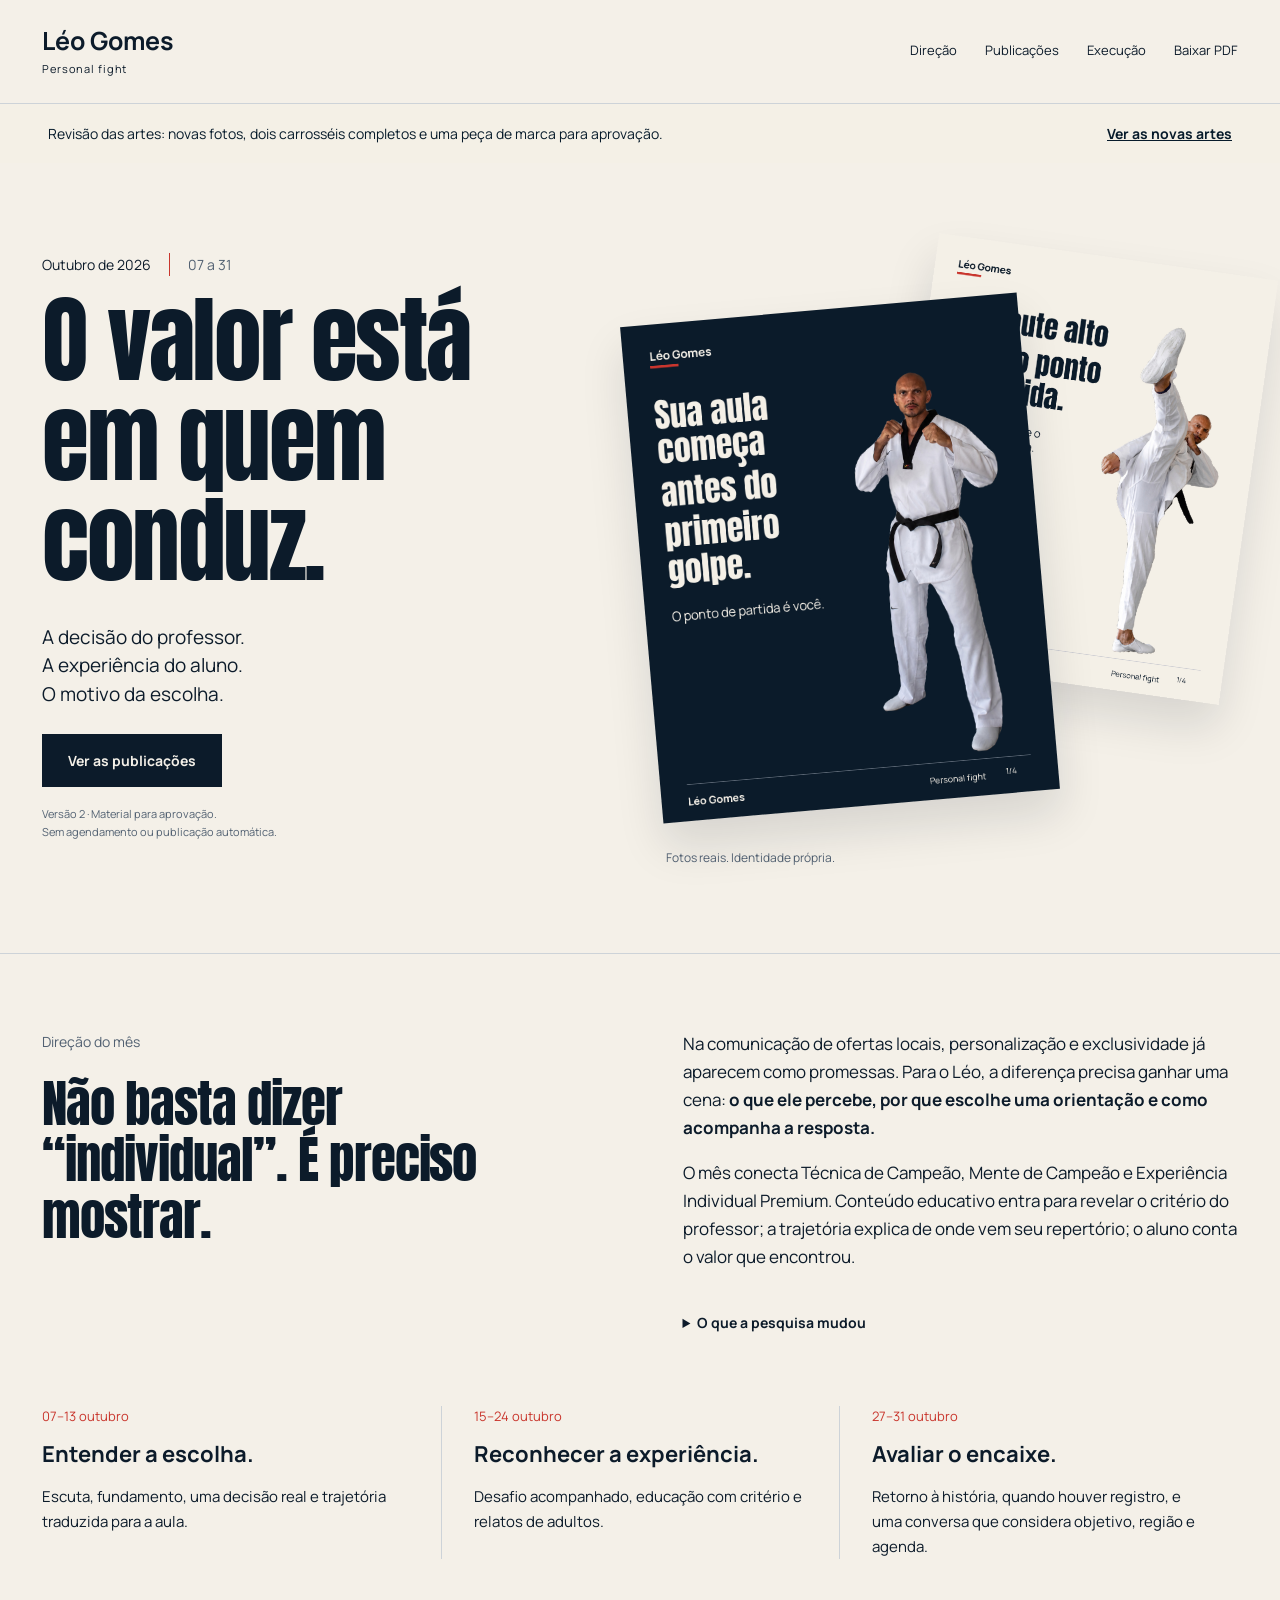
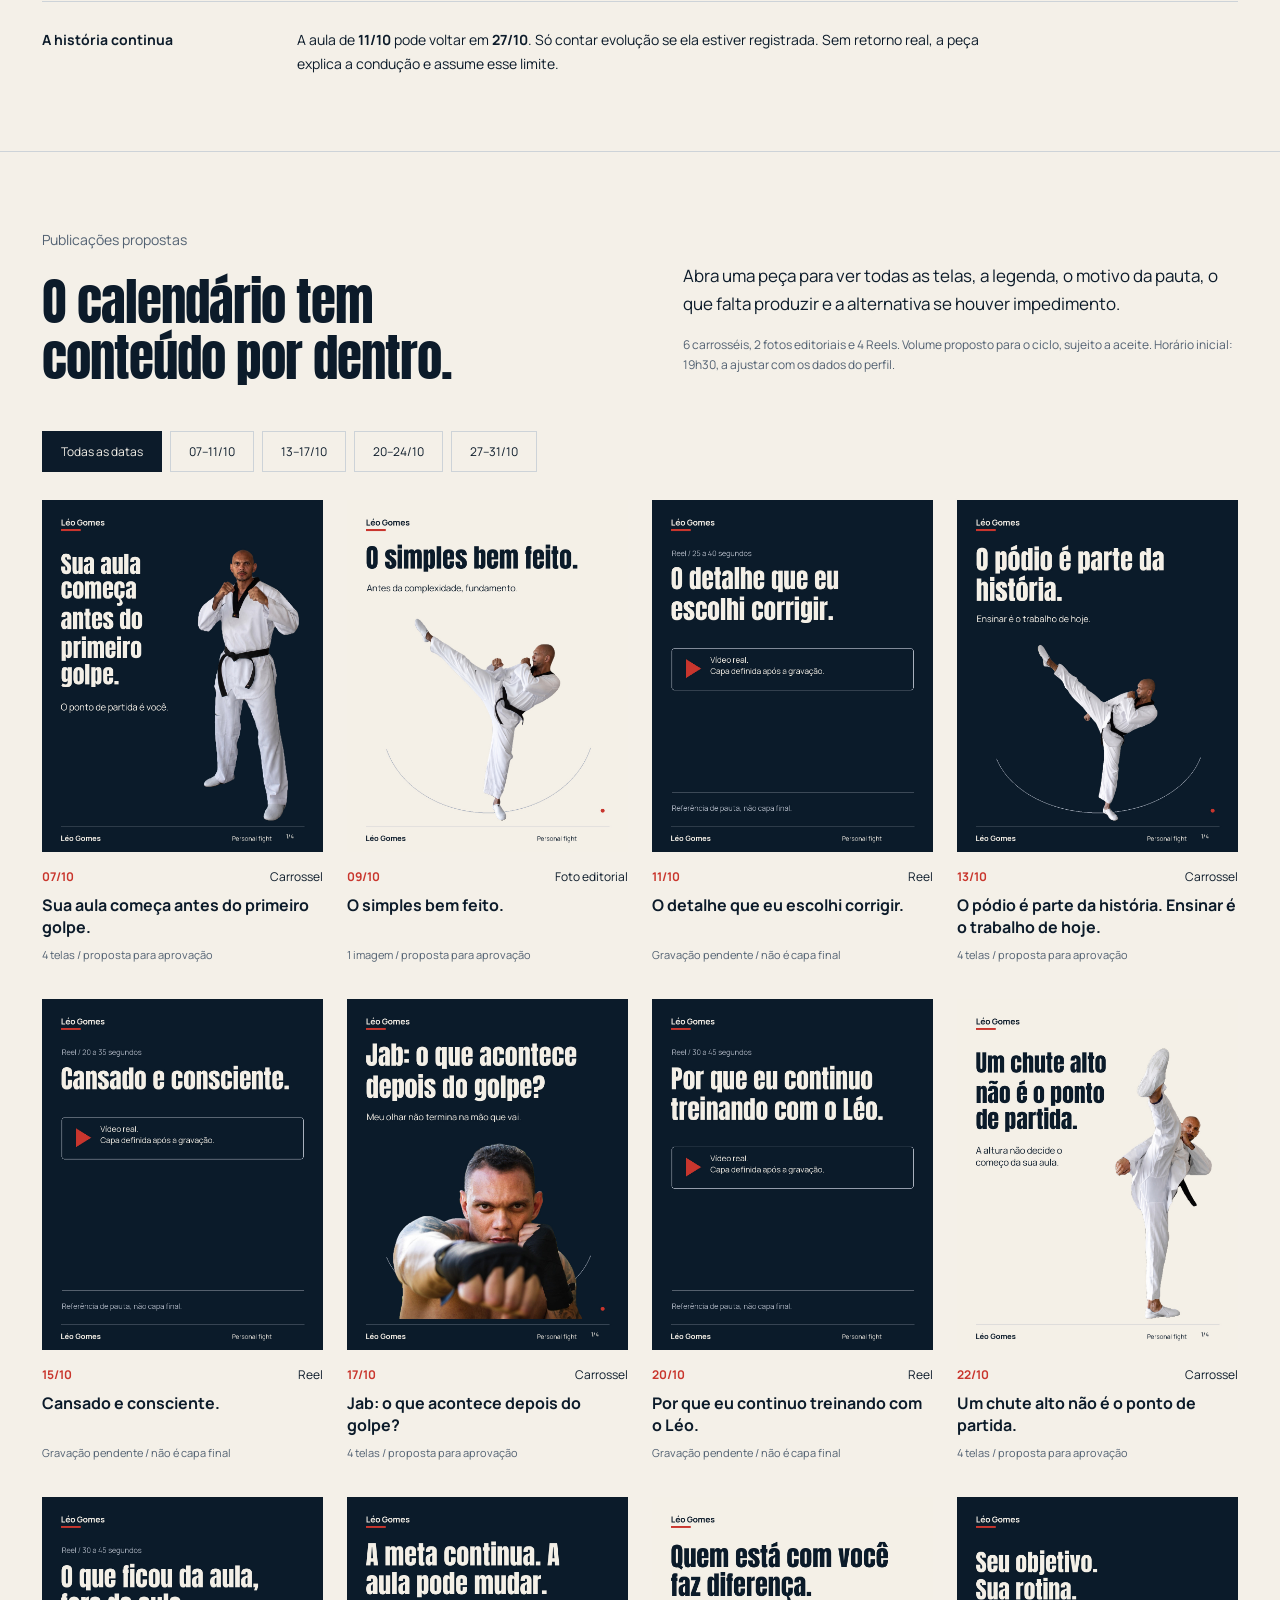
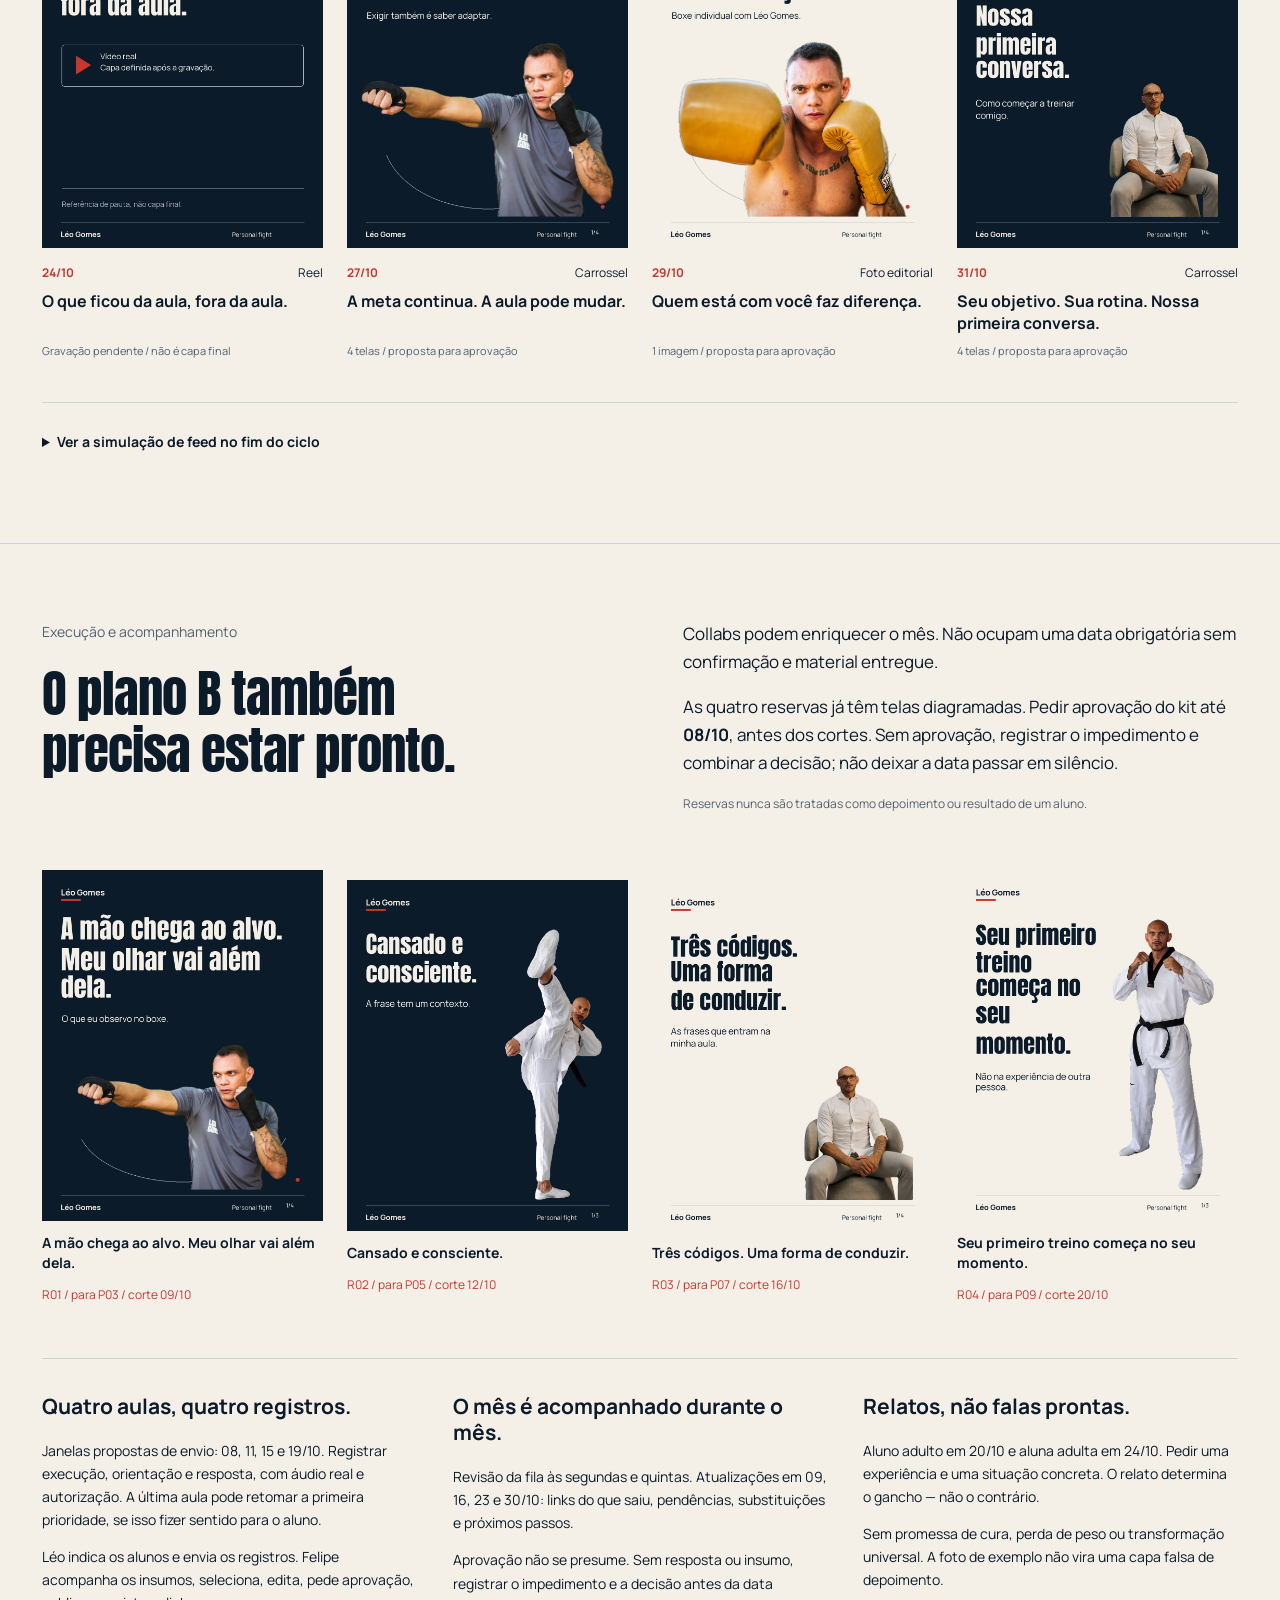
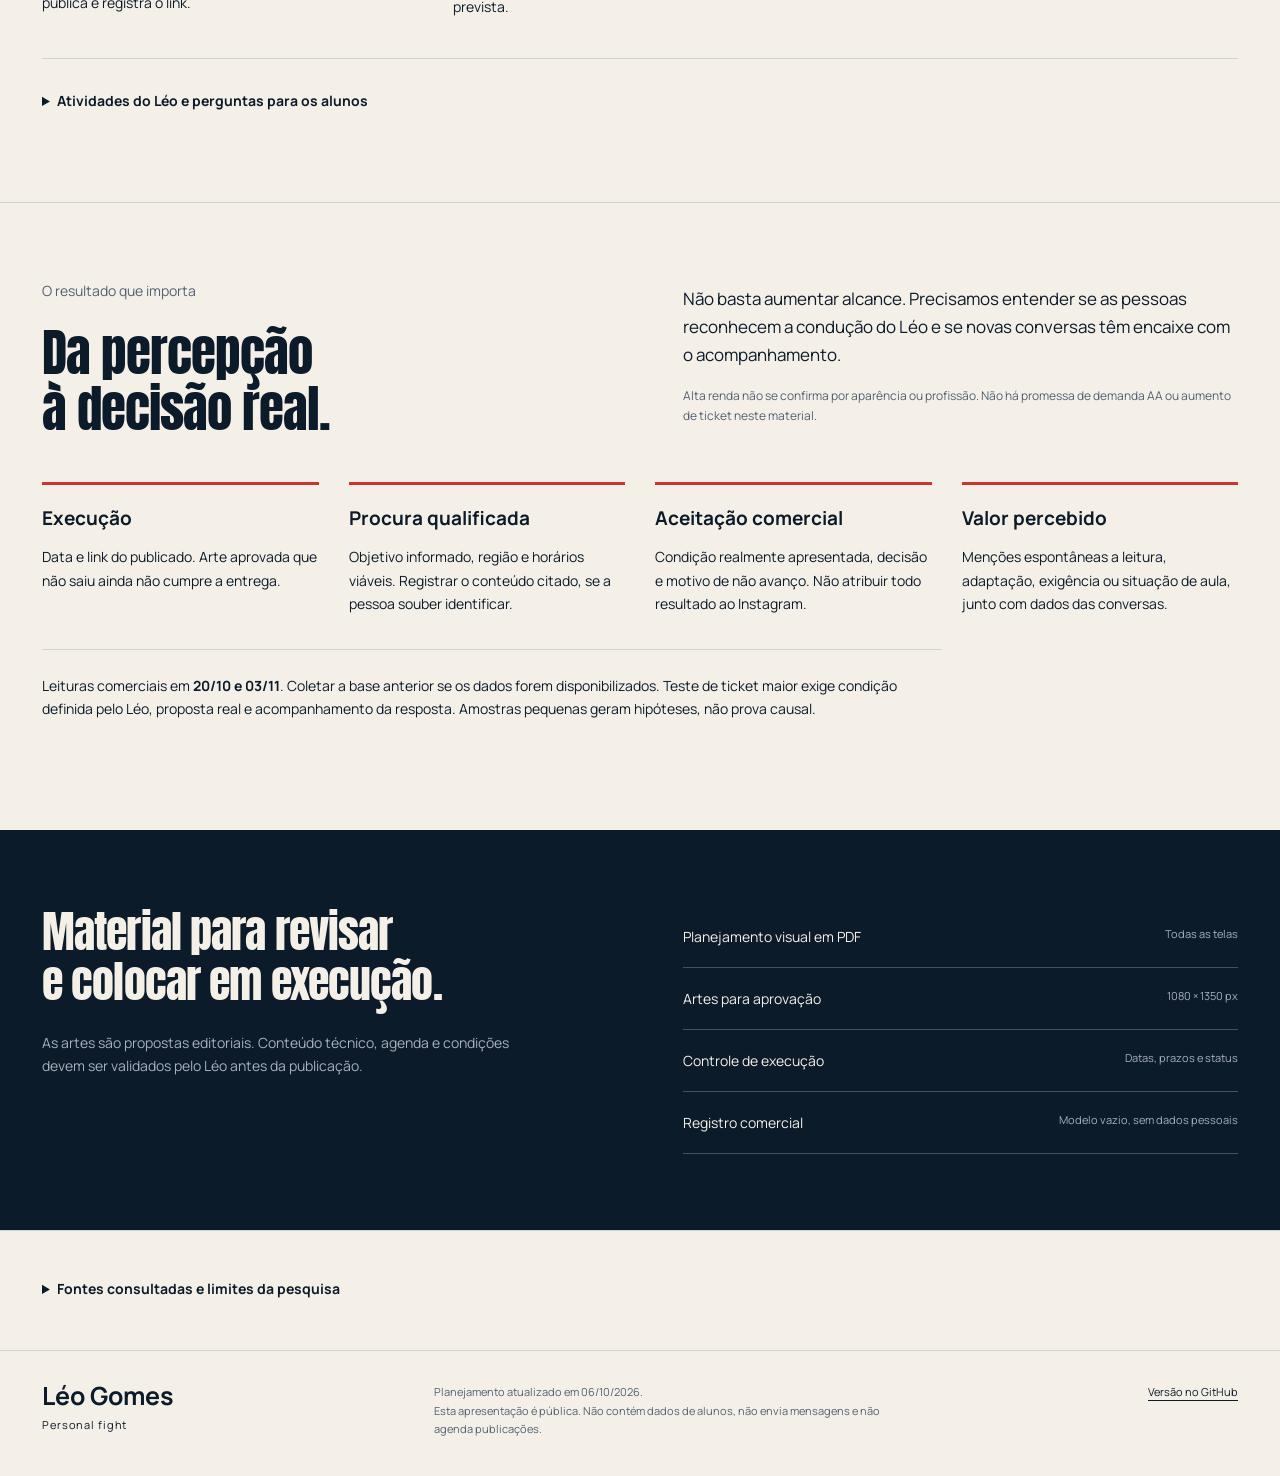
<file: planejamento/outubro-2026/index.html>
<!doctype html>
<html lang="pt-BR">
<head>
  <meta charset="utf-8"><meta name="viewport" content="width=device-width,initial-scale=1">
  <meta name="robots" content="noindex,nofollow"><meta name="color-scheme" content="light">
  <meta name="description" content="Planejamento visual de outubro: estratégia, carrosséis, aulas reais e produção para a marca Léo Gomes.">
  <title>Léo Gomes | Planejamento de outubro</title>
  <link rel="icon" href="../../assets/favicon.svg"><link rel="stylesheet" href="styles.css">
  <script src="app.js" defer></script>
</head>
<body>
  <a class="skip" href="#publicacoes">Ir para as publicações</a>
  <header class="header"><a class="brand" href="../../" aria-label="Site de Léo Gomes">Léo Gomes<span>Personal fight</span></a><nav aria-label="Navegação do planejamento"><a href="#direcao">Direção</a><a href="#publicacoes">Publicações</a><a href="#execucao">Execução</a><a href="planejamento-visual.pdf">Baixar PDF</a></nav></header>
  <main>
    <aside style="padding:18px 48px;background:#f4f0e6;color:#071b2b;display:flex;gap:20px;justify-content:space-between;flex-wrap:wrap;font-size:14px"><span>Revisão das artes: novas fotos, dois carrosséis completos e uma peça de marca para aprovação.</span><a href="redirecao-v4/" style="font-weight:700">Ver as novas artes</a></aside>
    <section class="hero" aria-labelledby="title">
      <div class="hero-copy"><p class="period">Outubro de 2026 <span>07 a 31</span></p><h1 id="title">O valor está<br>em quem<br>conduz.</h1><p class="hero-description">A decisão do professor.<br>A experiência do aluno.<br>O motivo da escolha.</p><a class="button" href="#publicacoes">Ver as publicações</a><p class="approval-note">Versão 2 · Material para aprovação.<br>Sem agendamento ou publicação automática.</p></div>
      <div class="hero-art" aria-label="Prévia das artes propostas"><img class="art-front" src="artes/p01/tela-01.jpg" width="1080" height="1350" alt="Capa: sua aula começa antes do primeiro golpe, com fotografia recortada do Léo." fetchpriority="high"><img class="art-back" src="artes/p08/tela-01.jpg" width="1080" height="1350" alt="Capa educativa: um chute alto não é o ponto de partida."><span class="art-caption">Fotos reais. Identidade própria.</span></div>
    </section>
    <section class="direction section" id="direcao" aria-labelledby="direction-title">
      <div class="section-heading"><p>Direção do mês</p><h2 id="direction-title">Não basta dizer<br>“individual”. É preciso mostrar.</h2></div>
      <div class="direction-copy"><p>Na comunicação de ofertas locais, personalização e exclusividade já aparecem como promessas. Para o Léo, a diferença precisa ganhar uma cena: <strong>o que ele percebe, por que escolhe uma orientação e como acompanha a resposta.</strong></p><p>O mês conecta Técnica de Campeão, Mente de Campeão e Experiência Individual Premium. Conteúdo educativo entra para revelar o critério do professor; a trajetória explica de onde vem seu repertório; o aluno conta o valor que encontrou.</p><details><summary>O que a pesquisa mudou</summary><div id="research-summary"></div><p class="fine">Revisão de fontes públicas em 06/10/2026. Não foram medidos faturamento, crescimento ou conversão dos concorrentes. As aplicações para o público de alta renda são hipóteses a testar, não garantias.</p></details></div>
      <div class="sequence"><article><p>07–13 outubro</p><h3>Entender a escolha.</h3><p>Escuta, fundamento, uma decisão real e trajetória traduzida para a aula.</p></article><article><p>15–24 outubro</p><h3>Reconhecer a experiência.</h3><p>Desafio acompanhado, educação com critério e relatos de adultos.</p></article><article><p>27–31 outubro</p><h3>Avaliar o encaixe.</h3><p>Retorno à história, quando houver registro, e uma conversa que considera objetivo, região e agenda.</p></article></div>
      <aside class="continuity"><span>A história continua</span><p>A aula de <strong>11/10</strong> pode voltar em <strong>27/10</strong>. Só contar evolução se ela estiver registrada. Sem retorno real, a peça explica a condução e assume esse limite.</p></aside>
    </section>
    <section class="posts-section section" id="publicacoes" aria-labelledby="posts-title">
      <div class="section-heading"><p>Publicações propostas</p><h2 id="posts-title">O calendário tem<br>conteúdo por dentro.</h2></div>
      <div class="posts-intro"><p>Abra uma peça para ver todas as telas, a legenda, o motivo da pauta, o que falta produzir e a alternativa se houver impedimento.</p><p class="fine">6 carrosséis, 2 fotos editoriais e 4 Reels. Volume proposto para o ciclo, sujeito a aceite. Horário inicial: 19h30, a ajustar com os dados do perfil.</p></div>
      <div class="filters" role="group" aria-label="Filtrar publicações por semana"><button class="active" type="button" data-week="all" aria-pressed="true">Todas as datas</button><button type="button" data-week="1" aria-pressed="false">07–11/10</button><button type="button" data-week="2" aria-pressed="false">13–17/10</button><button type="button" data-week="3" aria-pressed="false">20–24/10</button><button type="button" data-week="4" aria-pressed="false">27–31/10</button></div>
      <p class="sr-only" id="filter-status" aria-live="polite"></p><div class="post-grid" id="post-grid"><p>Carregando o calendário…</p></div>
      <details class="feed-details"><summary>Ver a simulação de feed no fim do ciclo</summary><p>Ordem reversa, como no perfil ao final do mês. Os quadros de Reels são referências de pauta, <strong>não capas finais</strong>. Elas serão escolhidas após as gravações.</p><img src="artes/feed-proposto.jpg" width="1200" height="2030" alt="Grade simulada das 12 publicações, das mais recentes para as primeiras." loading="lazy"></details>
    </section>
    <section class="production section" id="execucao" aria-labelledby="production-title">
      <div class="section-heading"><p>Execução e acompanhamento</p><h2 id="production-title">O plano B também<br>precisa estar pronto.</h2></div>
      <div class="production-copy"><p>Collabs podem enriquecer o mês. Não ocupam uma data obrigatória sem confirmação e material entregue.</p><p>As quatro reservas já têm telas diagramadas. Pedir aprovação do kit até <strong>08/10</strong>, antes dos cortes. Sem aprovação, registrar o impedimento e combinar a decisão; não deixar a data passar em silêncio.</p><p class="fine">Reservas nunca são tratadas como depoimento ou resultado de um aluno.</p></div>
      <div class="reserve-grid" id="reserve-grid"></div>
      <div class="operations"><article><h3>Quatro aulas, quatro registros.</h3><p>Janelas propostas de envio: 08, 11, 15 e 19/10. Registrar execução, orientação e resposta, com áudio real e autorização. A última aula pode retomar a primeira prioridade, se isso fizer sentido para o aluno.</p><p>Léo indica os alunos e envia os registros. Felipe acompanha os insumos, seleciona, edita, pede aprovação, publica e registra o link.</p></article><article><h3>O mês é acompanhado durante o mês.</h3><p>Revisão da fila às segundas e quintas. Atualizações em 09, 16, 23 e 30/10: links do que saiu, pendências, substituições e próximos passos.</p><p>Aprovação não se presume. Sem resposta ou insumo, registrar o impedimento e a decisão antes da data prevista.</p></article><article><h3>Relatos, não falas prontas.</h3><p>Aluno adulto em 20/10 e aluna adulta em 24/10. Pedir uma experiência e uma situação concreta. O relato determina o gancho — não o contrário.</p><p>Sem promessa de cura, perda de peso ou transformação universal. A foto de exemplo não vira uma capa falsa de depoimento.</p></article></div>
      <details class="task-details"><summary>Atividades do Léo e perguntas para os alunos</summary><div class="task-columns"><div><h3>Banco para os próximos ciclos</h3><ul><li>Indicar nutricionista, médico e fisioterapeuta com quem tenha relação profissional. Felipe organiza a proposta após autorização de contato.</li><li>Escolher temas a partir de situações reais de aula. Cada profissional fala dentro da sua área; a collab ajuda a revelar uma decisão do Léo.</li><li>Enviar quatro dúvidas reais de alunos: o que percebe, qual decisão toma, o que pode mostrar e qual o limite da explicação à distância.</li></ul></div><div><h3>Perguntas para o formulário</h3><ol><li>Há quanto tempo treina com o Léo?</li><li>O que buscava ao começar?</li><li>O que faz você continuar?</li><li>Conte uma situação que mostre como ele conduz a aula.</li><li>O que ele percebeu ou adaptou?</li><li>O que valoriza e o que pode melhorar?</li><li>Percebeu alguma mudança fora da aula? Se sim, qual?</li><li>Vídeo opcional: conte a experiência com suas palavras.</li></ol><p class="fine">Feedback privado e autorização de publicação são separados. Enviar vídeo não equivale a consentir seu uso. Felipe criará o formulário; nenhum formulário foi criado por esta página.</p></div></div></details>
    </section>
    <section class="measurement section" id="medicao" aria-labelledby="measure-title"><div class="section-heading"><p>O resultado que importa</p><h2 id="measure-title">Da percepção<br>à decisão real.</h2></div><div class="measure-intro"><p>Não basta aumentar alcance. Precisamos entender se as pessoas reconhecem a condução do Léo e se novas conversas têm encaixe com o acompanhamento.</p><p class="fine">Alta renda não se confirma por aparência ou profissão. Não há promessa de demanda AA ou aumento de ticket neste material.</p></div><div class="measure-list"><article><h3>Execução</h3><p>Data e link do publicado. Arte aprovada que não saiu ainda não cumpre a entrega.</p></article><article><h3>Procura qualificada</h3><p>Objetivo informado, região e horários viáveis. Registrar o conteúdo citado, se a pessoa souber identificar.</p></article><article><h3>Aceitação comercial</h3><p>Condição realmente apresentada, decisão e motivo de não avanço. Não atribuir todo resultado ao Instagram.</p></article><article><h3>Valor percebido</h3><p>Menções espontâneas a leitura, adaptação, exigência ou situação de aula, junto com dados das conversas.</p></article></div><p class="measurement-close">Leituras comerciais em <strong>20/10 e 03/11</strong>. Coletar a base anterior se os dados forem disponibilizados. Teste de ticket maior exige condição definida pelo Léo, proposta real e acompanhamento da resposta. Amostras pequenas geram hipóteses, não prova causal.</p></section>
    <section class="downloads section" aria-labelledby="downloads-title"><div><h2 id="downloads-title">Material para revisar<br>e colocar em execução.</h2><p>As artes são propostas editoriais. Conteúdo técnico, agenda e condições devem ser validados pelo Léo antes da publicação.</p></div><div class="download-links"><a href="planejamento-visual.pdf" download>Planejamento visual em PDF <span>Todas as telas</span></a><a href="artes-para-aprovacao.zip" download>Artes para aprovação <span>1080 × 1350 px</span></a><a href="controle-de-execucao.csv" download>Controle de execução <span>Datas, prazos e status</span></a><a href="acompanhamento-comercial.csv" download>Registro comercial <span>Modelo vazio, sem dados pessoais</span></a></div></section>
    <section class="sources section"><details><summary>Fontes consultadas e limites da pesquisa</summary><div id="sources-list"></div><p>Base estratégica: Plano Diretor, Complemento de entrevistas e Plano de Criação com revisão do filme, fornecidos pelo cliente. Frases atribuídas ao Léo vêm dessa base. Outros textos são propostas editoriais para validação.</p></details></section>
  </main>
  <footer><a class="brand" href="../../">Léo Gomes<span>Personal fight</span></a><p>Planejamento atualizado em 06/10/2026.<br>Esta apresentação é pública. Não contém dados de alunos, não envia mensagens e não agenda publicações.</p><a href="https://github.com/felipercmb/leo-gomes/tree/main/planejamento/outubro-2026" target="_blank" rel="noopener noreferrer">Versão no GitHub</a></footer>
  <dialog id="post-dialog" aria-labelledby="dialog-title"><div class="dialog-toolbar"><span id="dialog-meta"></span><button type="button" id="close-dialog" aria-label="Fechar publicação">Fechar <span aria-hidden="true">×</span></button></div><div class="dialog-layout"><div class="carousel"><div class="slide-frame"><img id="slide-image" alt=""><button class="slide-prev" type="button" aria-label="Tela anterior">‹</button><button class="slide-next" type="button" aria-label="Próxima tela">›</button></div><div class="slide-controls"><span id="slide-count" aria-live="polite"></span><a id="download-slide" download>Baixar esta tela</a></div><div class="thumbs" id="thumbs"></div><p class="fine" id="image-note"></p></div><div class="dialog-copy"><p class="post-role" id="dialog-role"></p><h2 id="dialog-title"></h2><p class="status" id="dialog-status"></p><h3>Por que esta pauta</h3><p id="dialog-why"></p><div id="capture-wrap" hidden><h3>Orientação de gravação</h3><ol id="dialog-capture"></ol></div><h3 id="caption-heading">Legenda proposta</h3><p class="caption" id="dialog-caption"></p><button type="button" class="copy-button" id="copy-caption">Copiar legenda</button><span class="copy-status" id="copy-status" role="status"></span><details open><summary>Produção e alternativa</summary><div id="dialog-production"></div></details><details><summary>O que observar depois de publicar</summary><div id="dialog-signal"></div></details></div></div></dialog>
</body>
</html>
</file>
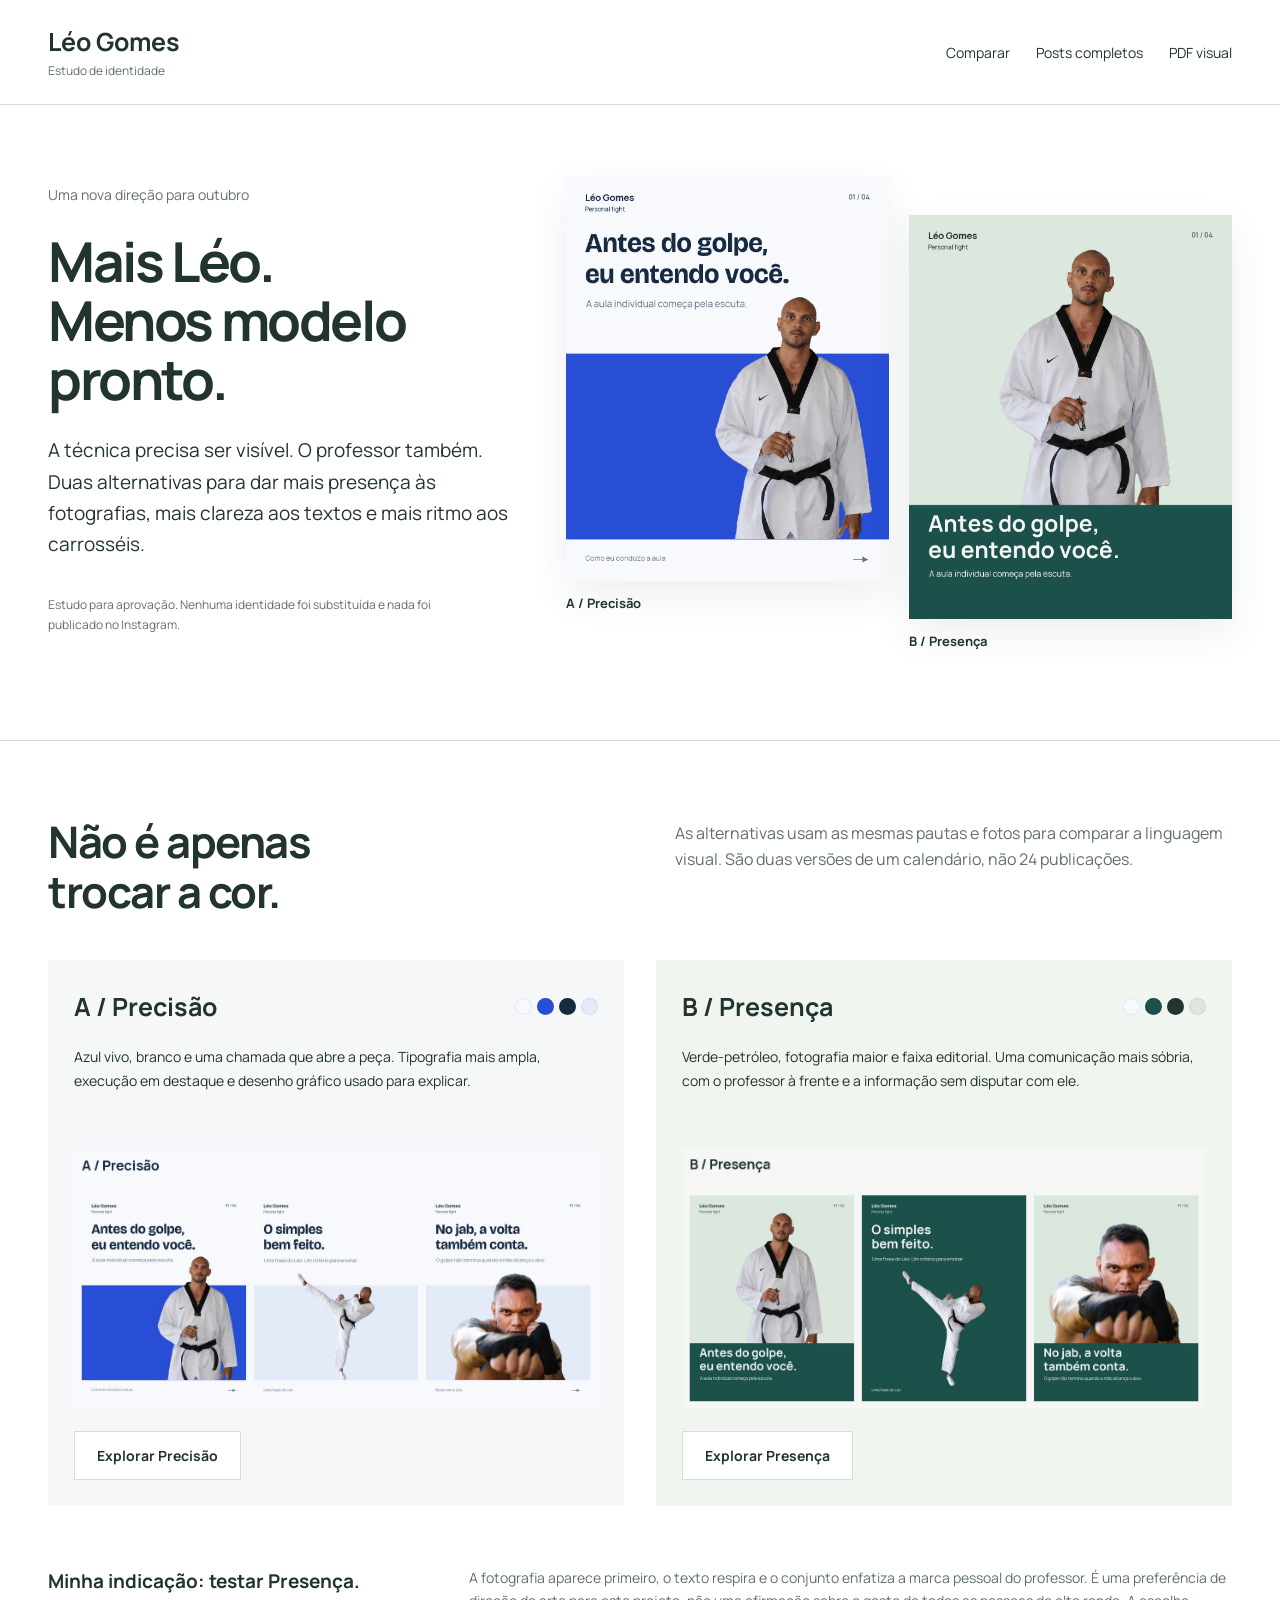
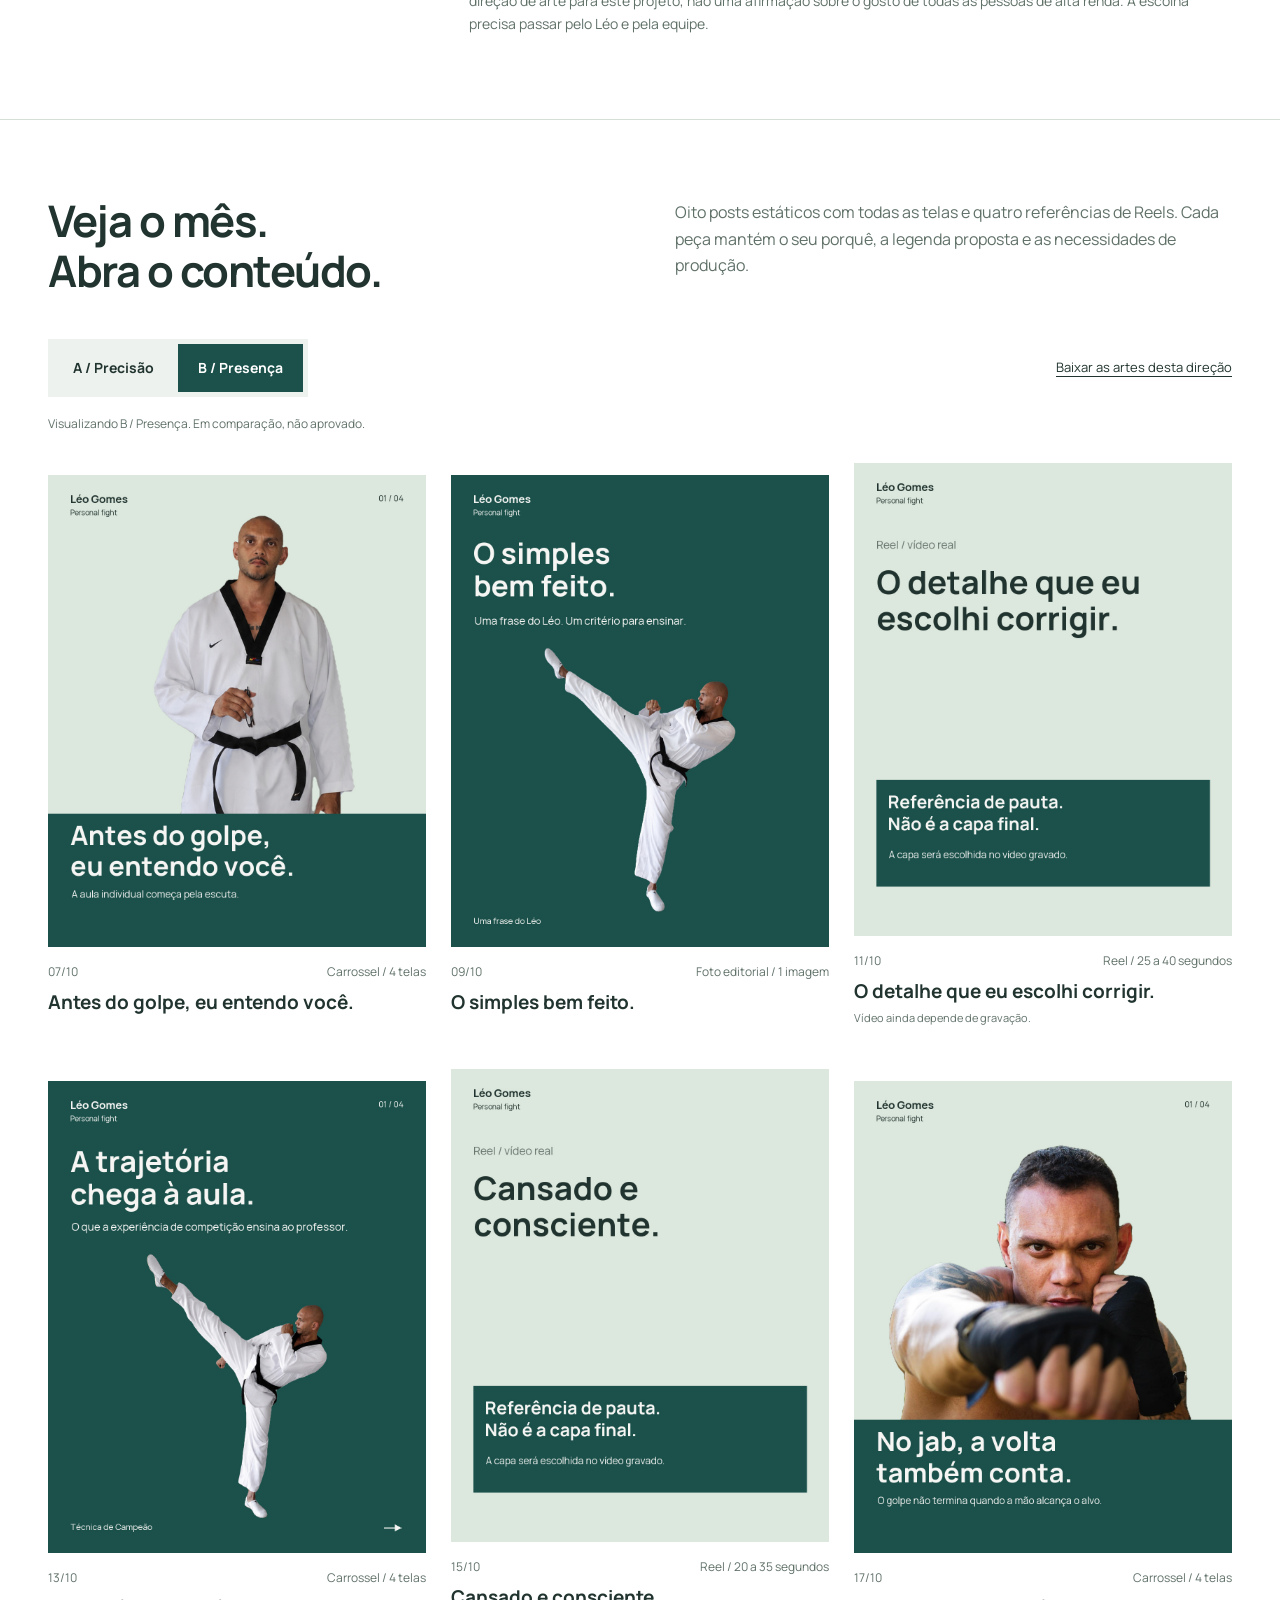
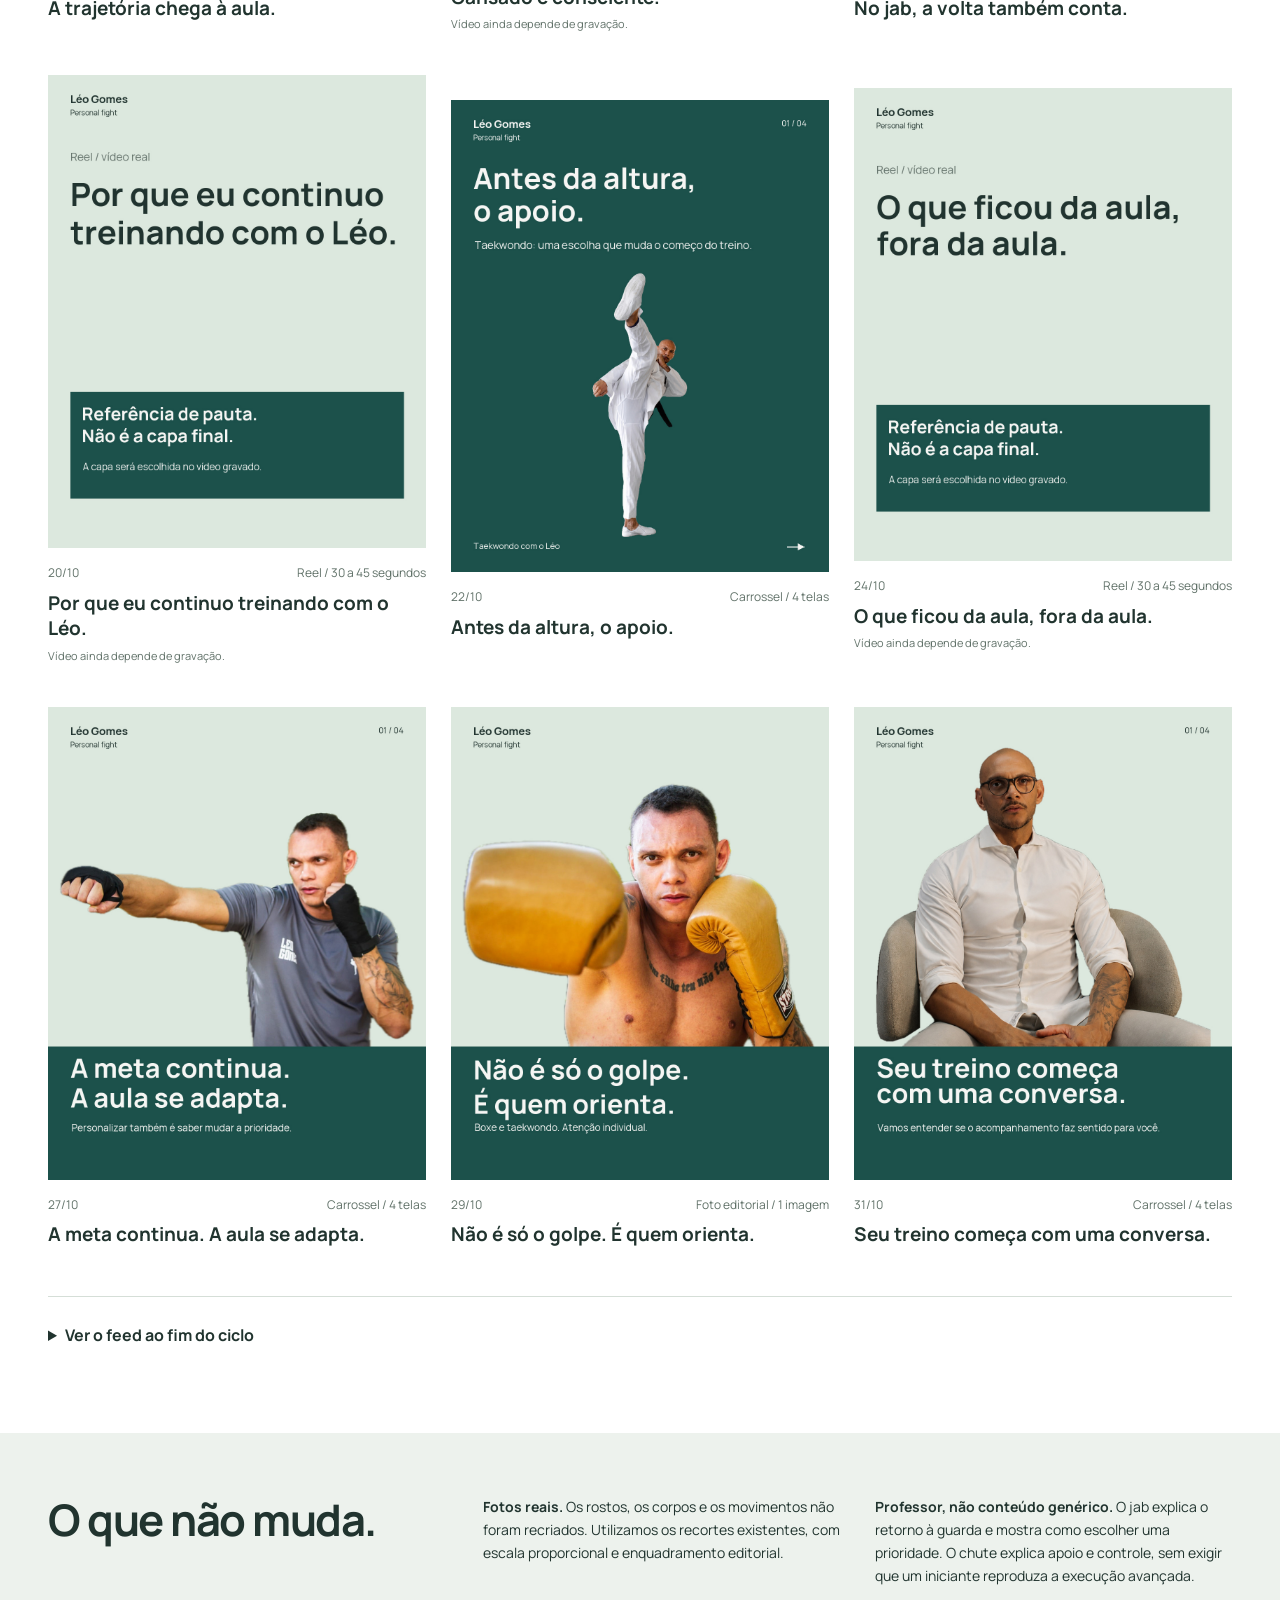
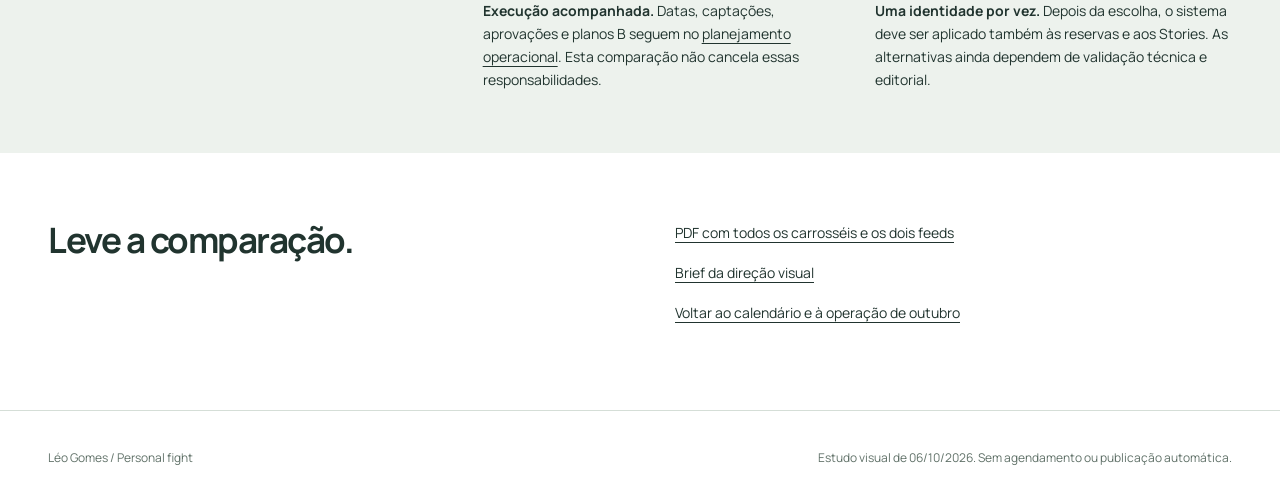
<file: planejamento/outubro-2026/exploracao-visual/index.html>
<!doctype html>
<html lang="pt-BR">
<head>
  <meta charset="utf-8"><meta name="viewport" content="width=device-width,initial-scale=1">
  <meta name="robots" content="noindex,nofollow"><meta name="color-scheme" content="light">
  <title>Léo Gomes | Duas direções para a marca</title>
  <meta name="description" content="Duas direções visuais para a marca Léo Gomes, aplicadas aos posts e carrosséis de outubro.">
  <link rel="icon" href="../../../assets/favicon.svg"><link rel="stylesheet" href="styles.css">
  <script src="app.js" defer></script>
</head>
<body>
  <a class="skip" href="#mes">Ir para os posts</a>
  <header><a class="brand" href="../">Léo Gomes<span>Estudo de identidade</span></a><nav aria-label="Navegação"><a href="#comparar">Comparar</a><a href="#mes">Posts completos</a><a href="duas-direcoes-visuais.pdf">PDF visual</a></nav></header>
  <main>
    <section class="intro">
      <div class="intro-copy"><p>Uma nova direção para outubro</p><h1>Mais Léo.<br>Menos modelo pronto.</h1><p class="lead">A técnica precisa ser visível. O professor também. Duas alternativas para dar mais presença às fotografias, mais clareza aos textos e mais ritmo aos carrosséis.</p><p class="note">Estudo para aprovação. Nenhuma identidade foi substituída e nada foi publicado no Instagram.</p></div>
      <div class="hero-pair"><figure><img src="artes/a/p01/tela-01.jpg" width="1080" height="1350" alt="Direção Precisão: antes do golpe, eu entendo você, com retrato real do Léo e campo azul." fetchpriority="high"><figcaption>A / Precisão</figcaption></figure><figure><img src="artes/b/p01/tela-01.jpg" width="1080" height="1350" alt="Direção Presença: retrato real do Léo em destaque com faixa verde-petróleo e a mesma chamada." fetchpriority="high"><figcaption>B / Presença</figcaption></figure></div>
    </section>
    <section id="comparar" class="comparison">
      <div class="section-title"><h2>Não é apenas<br>trocar a cor.</h2><p>As alternativas usam as mesmas pautas e fotos para comparar a linguagem visual. São duas versões de um calendário, não 24 publicações.</p></div>
      <div class="directions"><article class="direction direction-a"><div class="direction-title"><h3>A / Precisão</h3><span class="swatches" aria-label="Paleta: branco, azul vivo, tinta e azul claro"><i></i><i></i><i></i><i></i></span></div><p>Azul vivo, branco e uma chamada que abre a peça. Tipografia mais ampla, execução em destaque e desenho gráfico usado para explicar.</p><img src="comparacao-a.jpg" width="1224" height="606" alt="Três posts completos na direção Precisão: individualização, frase do Léo e dica de jab." loading="lazy"><button type="button" data-direction="a">Explorar Precisão</button></article><article class="direction direction-b"><div class="direction-title"><h3>B / Presença</h3><span class="swatches" aria-label="Paleta: branco mineral, verde-petróleo, grafite e verde claro"><i></i><i></i><i></i><i></i></span></div><p>Verde-petróleo, fotografia maior e faixa editorial. Uma comunicação mais sóbria, com o professor à frente e a informação sem disputar com ele.</p><img src="comparacao-b.jpg" width="1224" height="606" alt="Os mesmos três posts na direção Presença, com fotografias maiores e faixa editorial verde-petróleo." loading="lazy"><button type="button" data-direction="b">Explorar Presença</button></article></div>
      <aside class="recommendation"><h3>Minha indicação: testar Presença.</h3><p>A fotografia aparece primeiro, o texto respira e o conjunto enfatiza a marca pessoal do professor. É uma preferência de direção de arte para este projeto, não uma afirmação sobre o gosto de todas as pessoas de alta renda. A escolha precisa passar pelo Léo e pela equipe.</p></aside>
    </section>
    <section id="mes" class="month">
      <div class="section-title"><h2>Veja o mês.<br>Abra o conteúdo.</h2><p>Oito posts estáticos com todas as telas e quatro referências de Reels. Cada peça mantém o seu porquê, a legenda proposta e as necessidades de produção.</p></div>
      <div class="month-toolbar"><div class="toggle" role="group" aria-label="Escolher direção visual"><button type="button" data-style="a" aria-pressed="false">A / Precisão</button><button type="button" data-style="b" aria-pressed="true">B / Presença</button></div><a id="zip-link" href="artes-direcao-b.zip" download>Baixar as artes desta direção</a></div>
      <p id="selection-note" class="selection-note" aria-live="polite">Visualizando B / Presença. Em comparação, não aprovado.</p>
      <div class="post-grid" id="post-grid"><p>Carregando os posts…</p></div>
      <details class="feed"><summary>Ver o feed ao fim do ciclo</summary><p>Ordem das publicações mais recentes para as primeiras. Os Reels continuam sem capa final até a gravação.</p><img id="feed-image" src="feed-b.jpg" width="1224" height="2100" alt="Simulação do feed na direção Presença, com doze posições." loading="lazy"></details>
    </section>
    <section class="rules"><h2>O que não muda.</h2><div><p><strong>Fotos reais.</strong> Os rostos, os corpos e os movimentos não foram recriados. Utilizamos os recortes existentes, com escala proporcional e enquadramento editorial.</p><p><strong>Professor, não conteúdo genérico.</strong> O jab explica o retorno à guarda e mostra como escolher uma prioridade. O chute explica apoio e controle, sem exigir que um iniciante reproduza a execução avançada.</p><p><strong>Execução acompanhada.</strong> Datas, captações, aprovações e planos B seguem no <a href="../#execucao">planejamento operacional</a>. Esta comparação não cancela essas responsabilidades.</p><p><strong>Uma identidade por vez.</strong> Depois da escolha, o sistema deve ser aplicado também às reservas e aos Stories. As alternativas ainda dependem de validação técnica e editorial.</p></div></section>
    <section class="downloads"><h2>Leve a comparação.</h2><div><a href="duas-direcoes-visuais.pdf" download>PDF com todos os carrosséis e os dois feeds</a><a href="direcao-visual.md">Brief da direção visual</a><a href="../">Voltar ao calendário e à operação de outubro</a></div></section>
  </main>
  <footer><p>Léo Gomes / Personal fight</p><p>Estudo visual de 06/10/2026. Sem agendamento ou publicação automática.</p></footer>
  <dialog aria-labelledby="post-title" id="post-dialog"><div class="dialog-top"><span id="post-meta"></span><button type="button" id="close-dialog">Fechar <span aria-hidden="true">×</span></button></div><div class="dialog-body"><div class="viewer"><img id="slide-image" alt=""><div class="slide-nav"><button type="button" id="prev" aria-label="Tela anterior">Anterior</button><span id="slide-count" aria-live="polite"></span><button type="button" id="next" aria-label="Próxima tela">Próxima</button></div><div id="thumbs" class="thumbs" aria-label="Telas da publicação"></div><a id="download-slide" download>Baixar esta tela</a><p class="note" id="photo-note"></p></div><div class="post-copy"><p id="post-pillar"></p><h2 id="post-title"></h2><h3>Por que publicar</h3><p id="post-why"></p><h3>Legenda proposta</h3><p id="post-caption" class="caption"></p><button type="button" id="copy-caption">Copiar legenda</button><span id="copy-status" role="status"></span><details open><summary>Produção e limites</summary><div id="post-production"></div></details></div></div></dialog>
</body>
</html>
</file>
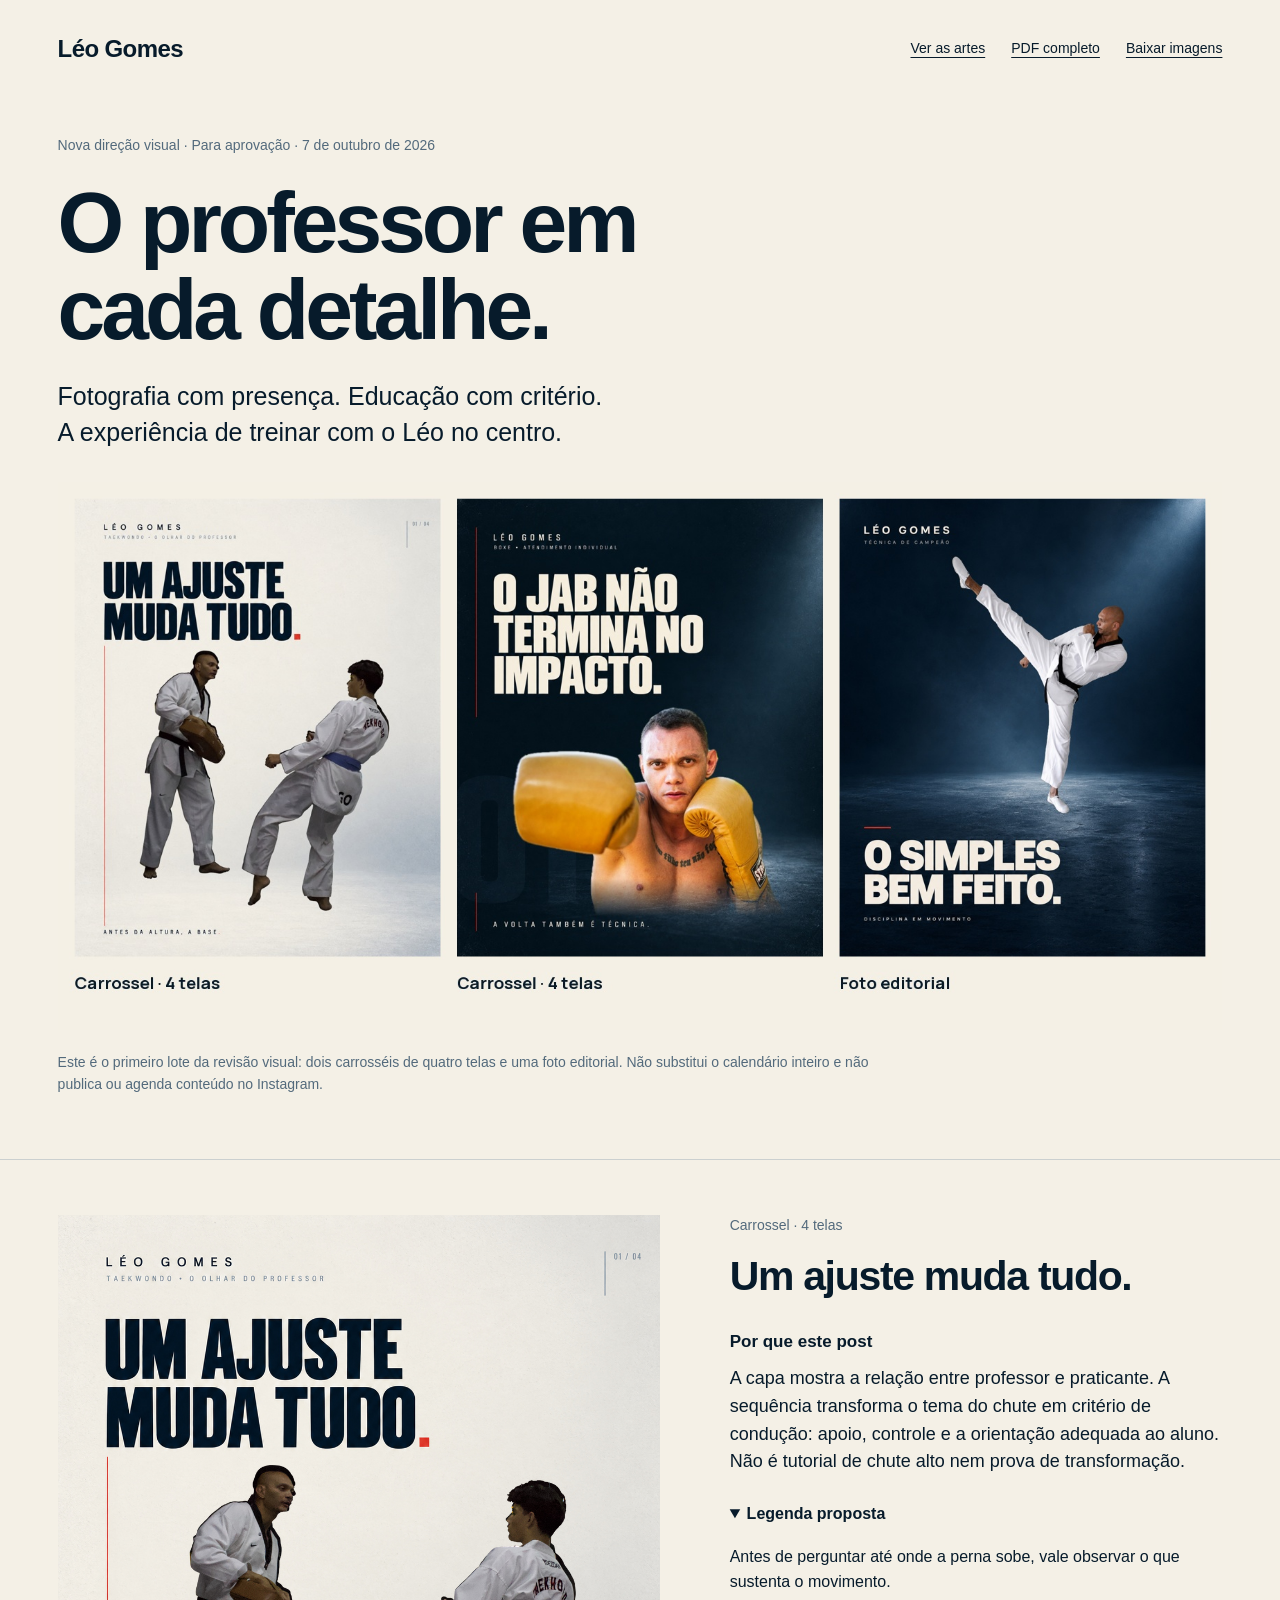
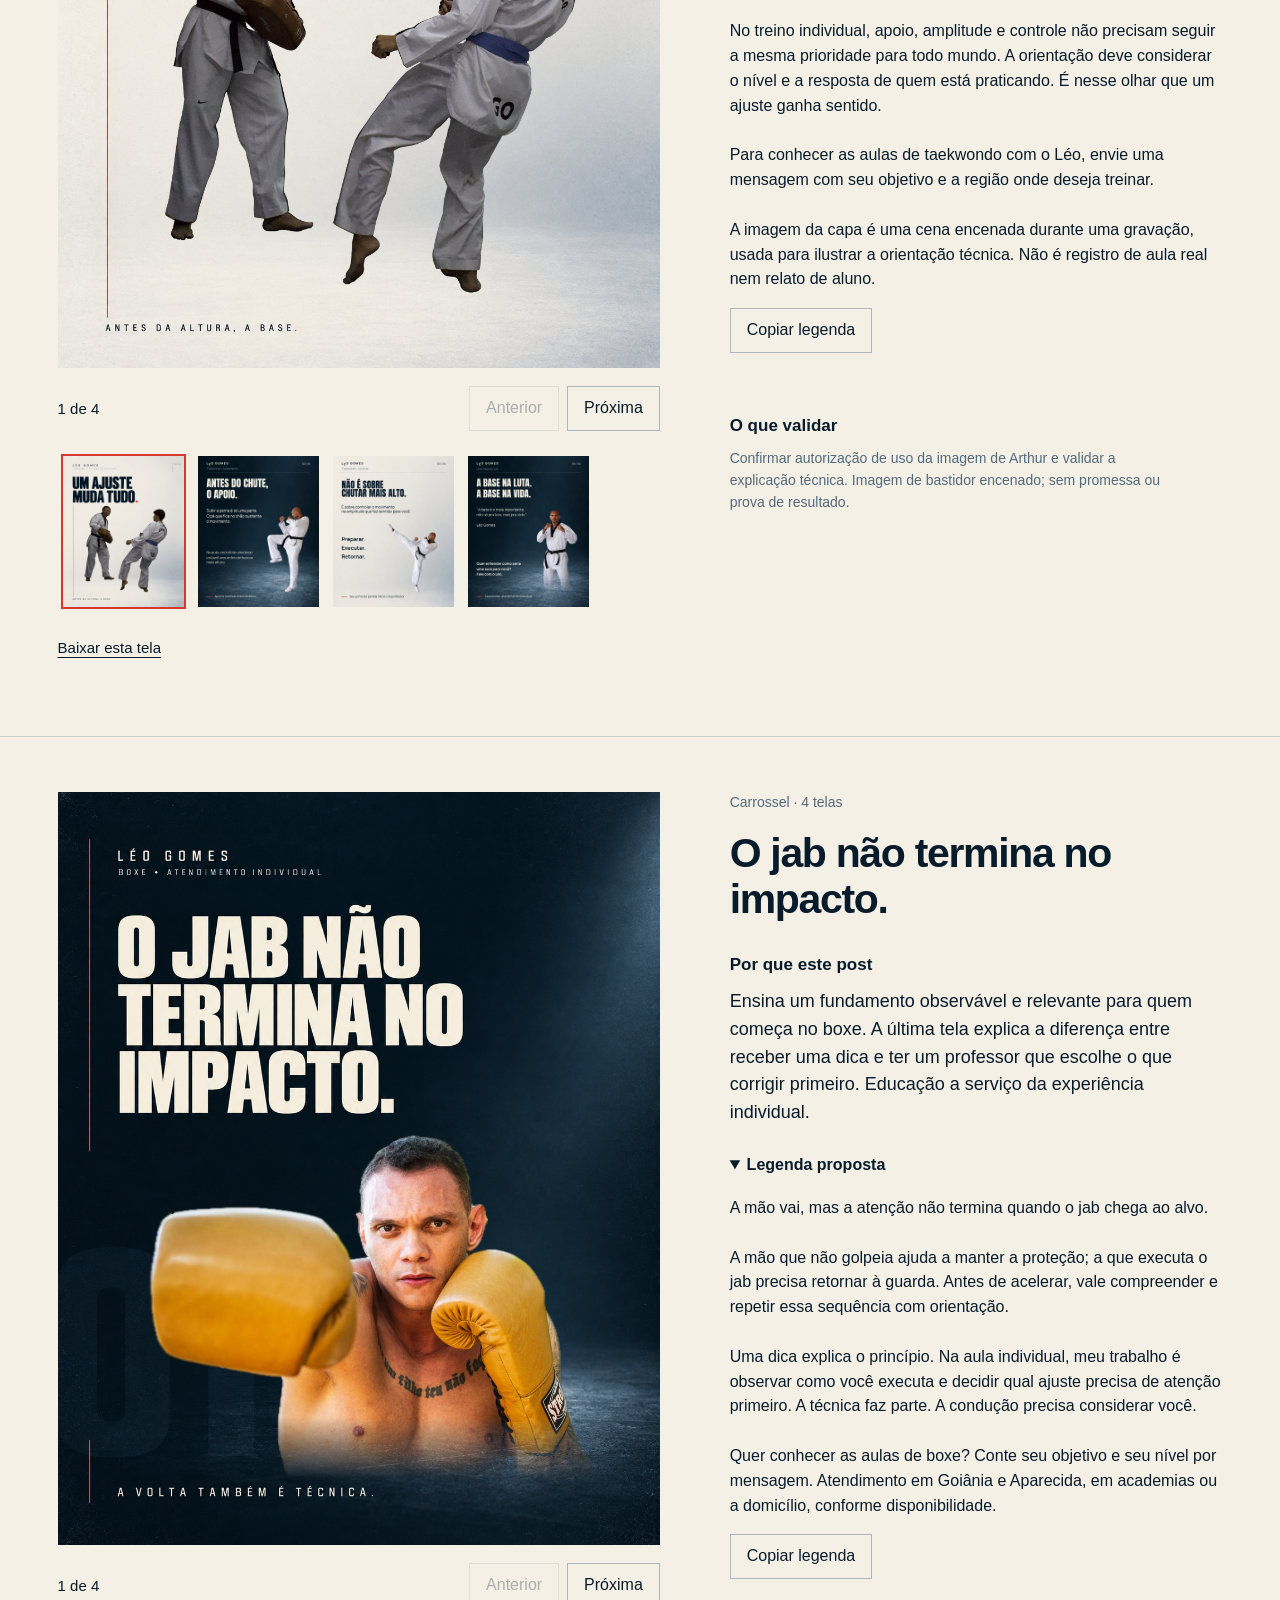
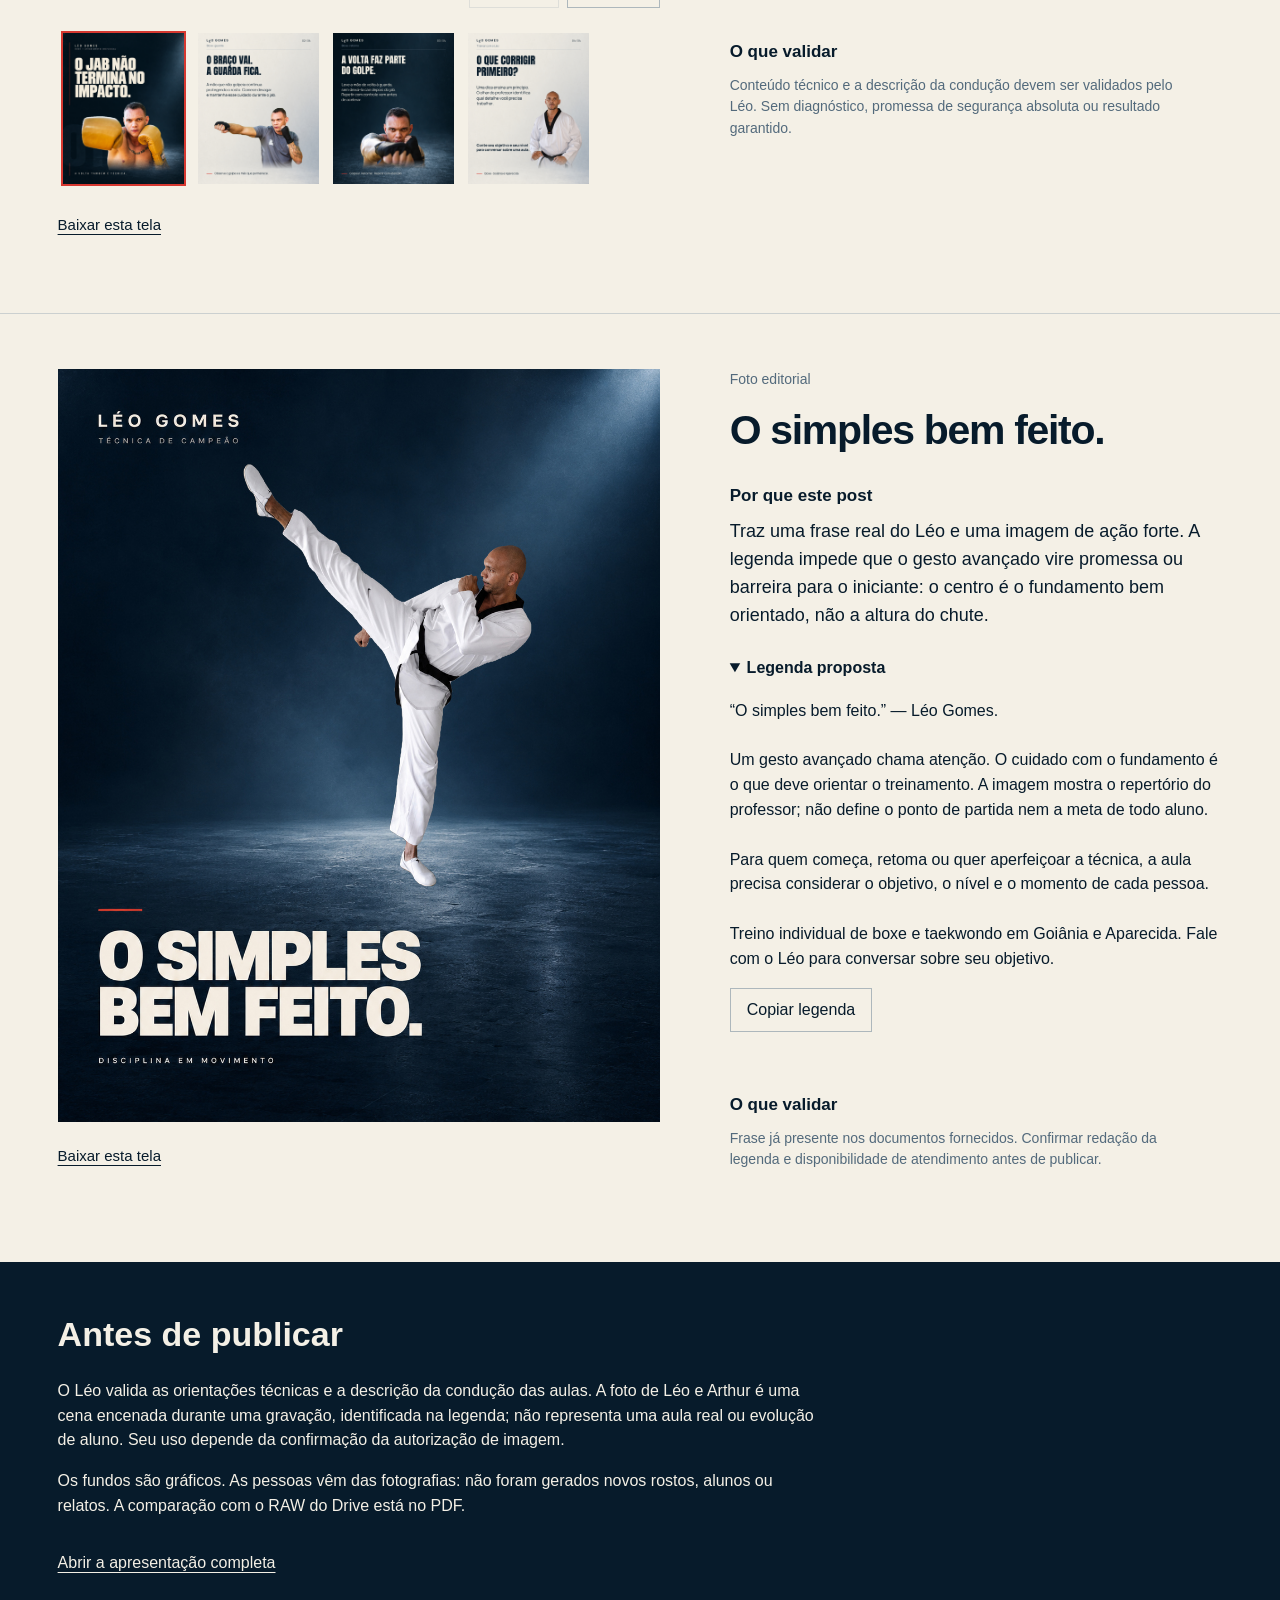
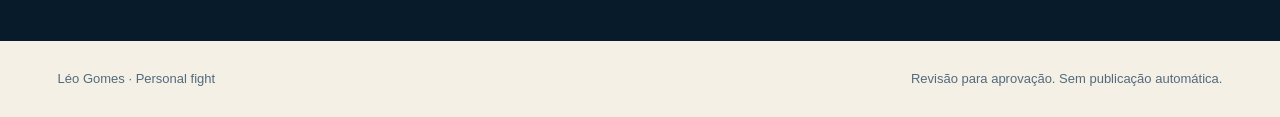
<file: planejamento/outubro-2026/redirecao-v4/index.html>
<!doctype html>
<html lang="pt-BR">
<head>
  <meta charset="utf-8"><meta name="viewport" content="width=device-width,initial-scale=1">
  <meta name="robots" content="noindex,nofollow">
  <title>Léo Gomes — nova direção das artes</title>
  <meta name="description" content="Dois carrosséis completos e uma peça de marca, com fotos reais de Léo Gomes, para aprovação visual.">
  <link rel="stylesheet" href="styles.css"><script src="app.js" defer></script>
</head>
<body>
  <a class="skip" href="#pecas">Ir para as artes</a>
  <header><a class="brand" href="../">Léo Gomes</a><nav aria-label="Navegação"><a href="#pecas">Ver as artes</a><a href="redirecao-visual.pdf">PDF completo</a><a href="artes.zip" download>Baixar imagens</a></nav></header>
  <main>
    <section class="intro">
      <p class="version">Nova direção visual · Para aprovação · 7 de outubro de 2026</p>
      <h1>O professor em<br>cada detalhe.</h1>
      <p class="lead">Fotografia com presença. Educação com critério.<br>A experiência de treinar com o Léo no centro.</p>
      <img class="overview" src="previa.jpg" alt="As três novas capas: Um ajuste muda tudo, O jab não termina no impacto e O simples bem feito." width="1680" height="790" fetchpriority="high">
      <p class="note">Este é o primeiro lote da revisão visual: dois carrosséis de quatro telas e uma foto editorial. Não substitui o calendário inteiro e não publica ou agenda conteúdo no Instagram.</p>
    </section>
    <section id="pecas" aria-label="Artes completas"><div id="posts"></div></section>
    <section class="closing"><h2>Antes de publicar</h2><p>O Léo valida as orientações técnicas e a descrição da condução das aulas. A foto de Léo e Arthur é uma cena encenada durante uma gravação, identificada na legenda; não representa uma aula real ou evolução de aluno. Seu uso depende da confirmação da autorização de imagem.</p><p>Os fundos são gráficos. As pessoas vêm das fotografias: não foram gerados novos rostos, alunos ou relatos. A comparação com o RAW do Drive está no PDF.</p><a href="redirecao-visual.pdf">Abrir a apresentação completa</a></section>
  </main>
  <footer><span>Léo Gomes · Personal fight</span><span>Revisão para aprovação. Sem publicação automática.</span></footer>
</body>
</html>
</file>
<file: styles.css>
@font-face{font-family:Manrope;src:url('assets/manrope-variable.ttf') format('truetype');font-weight:200 800;font-display:swap}
@font-face{font-family:Anton;src:url('assets/anton.ttf') format('truetype');font-weight:400;font-display:swap}
:root{--paper:#f7f6f2;--navy:#0c1b2a;--red:#b52d27;--muted:#5a6570;--soft:#eaece9;--page:max(5vw,calc((100vw - 1440px)/2));--space:clamp(80px,10vw,160px)}
*{box-sizing:border-box}html{scroll-padding-top:32px}body{margin:0;background:var(--paper);color:var(--navy);font:15px/1.8 Manrope,sans-serif;overflow-x:clip}body.modal-open{overflow:hidden}h1,h2,h3,h4,p,figure{margin:0}h1,h2,h3,h4{line-height:1.15}button,input,select,textarea{font:inherit}button,a{-webkit-tap-highlight-color:transparent}button{cursor:pointer;color:inherit}button:disabled{cursor:default;opacity:.3}a{color:inherit;text-decoration:none}img{display:block;max-width:100%;height:auto}button{border:0}::selection{background:var(--red);color:white}:focus-visible{outline:3px solid #ce6a38;outline-offset:5px}[hidden]{display:none!important}.skip{position:fixed;top:-100px;left:20px;z-index:100;background:var(--paper);padding:14px}.skip:focus{top:20px}.display{font-weight:600;font-size:clamp(42px,5.6vw,82px);letter-spacing:-.055em;line-height:1.1}.reveal-lines>span{display:block}.small-intro{font-size:13px;font-weight:550;margin-bottom:22px}.section-dark{background:var(--navy);color:var(--paper)}
/* The identity and photography carry the page. Content stays in normal flow. */
.site-header{min-height:106px;padding:18px var(--page);display:flex;align-items:center;justify-content:space-between;gap:32px;background:var(--navy);color:var(--paper)}.brand,.footer-brand{display:flex;align-items:center;gap:12px;flex-shrink:0}.brand-mark{display:block;width:48px;height:63px;background:currentColor;mask:url('assets/logo-chute-silhueta.png') center/auto 116% no-repeat;mask-mode:alpha;flex-shrink:0}.brand-name{font-size:18px;line-height:1.2;font-weight:750;letter-spacing:-.7px}.brand-name small{display:block;font-size:9px;font-weight:450;letter-spacing:0;margin-top:7px}.desktop-nav{display:flex;gap:28px;margin-left:auto;font-size:12px}.desktop-nav a{padding:10px 0;transition:color .2s}.desktop-nav a:hover{color:#f38b79}.menu-button{background:#233646;color:var(--paper);border-radius:4px;padding:12px 22px;font-size:12px}.menu-button i{display:none}
/* The opening is a photographic sequence; the name always owns its space. */
.cover{padding:24px var(--page) 30px;background:var(--paper);color:var(--navy);overflow:clip;position:relative}.cover-layout{display:grid;grid-template-columns:48% 52%;align-items:center;max-width:1440px;margin:auto}.cover-story{position:relative;z-index:2;padding:24px 0}.cover-eyebrow{font-size:16px;margin-bottom:26px}.cover-name{font-family:Anton,sans-serif;font-weight:400;font-size:clamp(140px,16vw,245px);line-height:1;letter-spacing:-.045em;padding-top:.1em;transform-origin:left center}.name-window{display:block;overflow:clip;padding:.09em 0;margin:-.08em 0}.name-window>span{display:block}.cover-copy{margin-top:25px;max-width:100%;display:grid;grid-template-columns:1fr auto;gap:18px 20px;align-items:center;padding-right:25px}.cover-copy>p{font-size:clamp(20px,1.85vw,27px);font-weight:500;letter-spacing:-.8px;line-height:1.4;min-height:2.8em}.cover-copy>span{grid-column:1/-1;display:block;font-size:12px;line-height:1.7;color:var(--muted);margin-top:0;max-width:none}.cover-cta,.sport-cta,.contact-main,.solid-button{display:inline-flex;justify-content:center;align-items:center;background:var(--red);color:var(--paper);padding:18px 28px;border-radius:100px;font-size:14px;font-weight:650;line-height:1.4;transition:background .2s}.cover-cta{margin-top:0;padding:18px 23px}.cover-cta:hover,.sport-cta:hover,.solid-button:hover{background:#94302a}.cover-visual{position:relative;min-width:0;perspective:1200px}.cover-portrait{position:relative;height:clamp(470px,calc(100svh - 260px),650px);transform-origin:center 70%}.hero-scene{position:absolute;inset:0;display:grid;grid-template-rows:minmax(0,1fr) auto;gap:14px}.hero-photo{overflow:clip;min-height:0;border-radius:48% 48% 4px 4px}.hero-photo img{width:100%;height:100%;object-fit:contain;transform-origin:center 65%}.hero-scene[data-hero-scene="0"] .hero-photo{background:var(--paper);border-radius:0}.hero-scene[data-hero-scene="0"] img{object-position:center bottom;mix-blend-mode:multiply}.hero-scene:not([data-hero-scene="0"]) .hero-photo{margin:0 7%;background:var(--navy)}.hero-scene:not([data-hero-scene="0"]) img{object-fit:contain}.hero-scene figcaption{font-size:12px;color:var(--muted);text-align:center;line-height:1.5}.hero-controls{display:flex;justify-content:center;align-items:center;gap:7px;margin:25px 0 0}.hero-controls button{position:relative;display:flex;align-items:center;gap:9px;background:transparent;padding:7px 12px 7px 7px;border-radius:100px;font-size:12px;min-height:44px;white-space:nowrap;transition:background .3s,color .3s}.hero-controls button img{width:34px;height:34px;object-fit:cover;border-radius:50%;filter:grayscale(1)}.hero-controls button[aria-pressed=true]{background:var(--navy);color:white}.hero-controls button[aria-pressed=true] img{filter:none}.hero-controls button:hover{background:#dce0e0;color:var(--navy)}.hero-controls .hero-pause{padding:10px;min-width:44px;justify-content:center;font-size:18px}.cover-foot{display:flex;justify-content:space-between;align-items:center;margin-top:34px;gap:20px;font-size:12px;color:var(--muted)}.cover-foot a{display:flex;align-items:center;gap:18px;font-weight:600;color:var(--navy)}.cover-foot a span{font-size:26px}.site-header{background:var(--paper);color:var(--navy)}.menu-button{background:var(--navy);color:var(--paper);border-radius:100px}
.about{padding:var(--space) var(--page);background:var(--paper);color:var(--navy)}.about-heading{display:flex;align-items:flex-start;gap:7%}.about-heading>.small-intro{width:25%;flex-shrink:0;padding-top:12px;color:var(--muted)}.about-heading h2{font-size:clamp(56px,7.5vw,112px);letter-spacing:-.06em;line-height:1.03}.about-layout{display:grid;grid-template-columns:1.35fr .8fr;gap:9%;align-items:center;margin-top:65px}.about-photo-pair{display:grid;grid-template-columns:1fr .52fr;gap:24px;align-items:end}.portrait-composition{min-width:0}.portrait-main{width:100%}.portrait-caption,.about-moment figcaption{display:block;font-size:10px;margin-top:15px;color:var(--muted);line-height:1.7}.about-moment{padding-bottom:7%}.about-moment img{width:100%;height:auto}.about-copy{max-width:450px}.about-copy .statement{font-size:clamp(24px,2.4vw,35px);letter-spacing:-1px;line-height:1.3;margin-bottom:28px;font-weight:550}.about-copy>p:not(.statement){color:var(--muted);margin-bottom:22px;font-size:14px}.about-copy>.about-location{font-size:12px!important;margin-top:28px}.line-link{display:inline-flex;align-items:center;gap:16px;font-size:13px;font-weight:650;padding:13px 0;text-decoration:underline;text-decoration-thickness:1px;text-underline-offset:7px}.line-link:hover{opacity:.72}.line-link span{font-size:19px}

/* One continuous chapter for both disciplines, including their foundations. */
.disciplines{position:relative;padding:110px var(--page);background:var(--navy);color:var(--paper)}.hash-marker{position:absolute;top:0}.discipline-top{display:flex;align-items:flex-end;justify-content:space-between;gap:35px;margin-bottom:82px}.discipline-top h2{font-size:clamp(44px,5.3vw,78px);font-weight:550;letter-spacing:-.055em;line-height:1.05}.discipline-tabs{display:flex;gap:8px;padding:5px;background:#213445;border-radius:100px}.discipline-tabs button{background:transparent;color:#bfccd5;padding:17px 30px;border-radius:100px;font-size:16px;font-weight:600}.discipline-tabs button[aria-selected=true]{background:var(--paper);color:var(--navy)}.sport-stage{overflow:clip}.sport-panel{display:grid;grid-template-columns:.85fr 1.15fr;grid-template-areas:'intro photo' 'description photo' 'knowledge knowledge';gap:30px 8%;align-content:start;padding:8px 0}.sport-intro{grid-area:intro}.sport-name{font-family:Anton,sans-serif;font-weight:400;font-size:clamp(110px,12vw,180px);line-height:1;letter-spacing:-.025em;margin-bottom:28px}#panel-taekwondo .sport-name{font-size:clamp(50px,5.7vw,83px)}.sport-statement{font-size:clamp(27px,2.6vw,38px);line-height:1.25;letter-spacing:-1px}.sport-photo{grid-area:photo;align-self:center;min-width:0;perspective:900px}.sport-photo-window{overflow:clip;border-radius:7px;transform:perspective(900px) rotateY(var(--tilt-x,0deg)) rotateX(var(--tilt-y,0deg));transition:transform .6s cubic-bezier(.22,1,.36,1)}.sport-photo img{width:100%;height:auto}.sport-photo figcaption,.boxing-detail figcaption{font-size:12px;color:#b9c7d0;margin-top:16px;line-height:1.6}.sport-description{grid-area:description;max-width:420px}.sport-description>p{font-size:16px;line-height:1.8;color:#c1ccd4}.sport-cta{margin-top:25px}.sport-knowledge{grid-area:knowledge;display:grid;grid-template-columns:1fr 1fr;gap:13%;margin-top:65px;align-items:start}.tkd-meaning{display:flex;justify-content:space-between;gap:22px;margin-bottom:28px}.tkd-meaning h4{font-family:Anton,sans-serif;font-size:clamp(47px,5vw,74px);font-weight:400;line-height:1.1;margin-bottom:12px;color:#ed715f}.tkd-meaning p{font-size:12px;color:#c1ccd4}.sport-knowledge-lead>p{font-size:16px;color:#c1ccd4;max-width:430px}.sport-foundation-list details{margin-bottom:24px}.sport-foundation-list summary{list-style:none;display:flex;justify-content:space-between;gap:20px;font-size:20px;letter-spacing:-.6px;line-height:1.4;font-weight:550;cursor:pointer;min-height:44px}.sport-foundation-list summary::-webkit-details-marker{display:none}.sport-foundation-list summary>span{font-size:24px;flex-shrink:0;transition:transform .3s}.sport-foundation-list details[open]>summary>span{transform:rotate(45deg)}.sport-foundation-list details>p{font-size:15px;line-height:1.85;color:#bdc9d2;padding-top:12px;padding-right:30px}.sport-foundation-list .tkd-sources{margin:38px 0 0}.sport-foundation-list .tkd-sources summary{font-size:13px;letter-spacing:0;align-items:center;color:#c1ccd4}.tkd-sources>div{display:grid;gap:15px;margin-top:15px;font-size:12px}.tkd-sources a{text-decoration:underline;text-underline-offset:5px}.boxing-detail{width:85%;transform:rotate(-3deg);padding-top:6px}.boxing-detail img{border-radius:7px}
.career{padding:var(--space) var(--page)}.trajectory-header .small-intro{color:#b7c3ca}.career-intro{display:grid;grid-template-columns:1fr 1fr;gap:12%;margin-top:45px;color:#bdc8cf;font-size:14px}.career-layout{display:grid;grid-template-columns:.75fr 1.25fr;gap:10%;margin-top:85px;align-items:start}.career-album{position:sticky;top:55px}.career-album img{width:100%;border-radius:3px}.career-album figcaption,.career-present figcaption{font-size:10px;color:#acbac4;line-height:1.7;margin-top:16px}.career-medal{width:65%;margin:52px 0 0 auto}.career-album-note{font-size:21px;line-height:1.6;margin-top:36px;letter-spacing:-.3px}.career-timeline{display:grid;gap:65px}.career-event{display:grid;grid-template-columns:128px 1fr;gap:28px}.career-year{font-family:Anton,sans-serif;font-size:66px;line-height:1;font-weight:400;color:#bbcad6;letter-spacing:-.035em}.career-highlight .career-year{font-size:88px;color:#ed715f}.career-highlight h3{font-size:30px}.career-place{font-size:10px;line-height:1.6;color:#aebcc6;margin-bottom:9px}.career-event h3{font-size:23px;letter-spacing:-.6px;font-weight:500;line-height:1.3;margin-bottom:15px}.career-event h3 br{display:none}.career-event h3 br:after{content:' '}.career-event p:not(.career-place){color:#bdc8cf;font-size:12px;line-height:1.9}.career-event a{display:inline-block;font-size:10px;color:#aebcc6;margin-top:16px;text-decoration:underline;text-underline-offset:4px}.career-present{display:grid;grid-template-columns:1fr 1.1fr;gap:12%;margin-top:110px;align-items:center}.career-present h3{font-size:clamp(25px,3vw,40px);font-weight:500;letter-spacing:-1.2px;line-height:1.2;margin-bottom:25px}.career-present>div>p:not(.small-intro){font-size:13px;color:#bdc8cf}.career-teaching-sources{display:flex;flex-wrap:wrap;gap:10px 22px;margin-top:18px}.career-teaching-sources a{font-size:10px;text-decoration:underline;text-underline-offset:4px}.career-present .line-link{margin-top:18px}.career-present img{border-radius:3px}
.archive{padding:var(--space) 0 80px}.archive-header{display:flex;justify-content:space-between;align-items:flex-end;gap:55px;padding:0 var(--page)}.archive-side{max-width:290px}.archive-side>p{font-size:13px;color:var(--muted)}.archive-side small{display:block;margin-top:15px;font-size:11px}.archive-controls{display:flex;align-items:center;gap:22px;margin-top:26px}.archive-controls button,.photo-controls button{background:var(--soft);border-radius:50%;width:44px;height:44px;font-size:20px;line-height:1}.archive-controls button:not(:disabled):hover{background:var(--navy);color:var(--paper)}.archive-controls span{font-size:11px;font-variant-numeric:tabular-nums}.archive-filters{display:flex;gap:8px;padding:42px var(--page) 0;flex-wrap:wrap}.archive-filters button{background:transparent;padding:10px 17px;border-radius:100px;color:var(--muted);font-size:11px}.archive-filters button[aria-pressed=true]{background:var(--navy);color:white}.photo-rail{display:flex;gap:26px;align-items:flex-start;padding:35px var(--page) 30px;overflow:auto;scrollbar-width:none;scroll-snap-type:x proximity;cursor:grab;touch-action:pan-x pan-y}.photo-rail::-webkit-scrollbar{display:none}.photo-rail.dragging{cursor:grabbing;scroll-snap-type:none}.photo-item{flex:0 0 auto;background:none;padding:0;text-align:left;scroll-snap-align:center;max-width:80vw}.photo-item img{height:430px;width:auto;max-width:100%;object-fit:contain;border-radius:2px;pointer-events:none;user-select:none}.photo-b,.photo-e,.photo-f{padding-top:62px}.photo-b img,.photo-e img,.photo-f img{height:330px}.photo-item>span{display:block;font-size:11px;padding-top:16px;color:var(--muted)}.photo-item:hover>span{color:var(--red)}.gallery-count{padding:0 var(--page);font-size:10px;color:var(--muted)}
.training{padding:var(--space) var(--page);background:#fff}.training-heading h2{font-size:clamp(52px,6.8vw,102px);line-height:1.04}.training-heading{max-width:950px}.training-heading>p:last-child{font-size:15px;color:var(--muted);margin-top:26px}.training-layout{display:grid;grid-template-columns:.9fr 1fr;gap:13%;align-items:center;margin-top:62px}.training-photo img{width:100%}.training-photo figcaption{font-size:10px;color:var(--muted);margin-top:16px}.training-lead{font-size:clamp(25px,3vw,40px);font-weight:500;line-height:1.25;letter-spacing:-1.1px;margin-bottom:30px}.training-notes>div+div{margin-top:33px}.training-notes h3{font-size:19px;font-weight:700;margin-bottom:10px;letter-spacing:-.3px}.training-notes p{font-size:13px;color:var(--muted);line-height:1.85}.training-start,.training-faq{display:grid;grid-template-columns:1fr 1fr;gap:13%;margin-top:110px;align-items:start}.training-start{background:var(--red);color:var(--paper);margin-left:calc(-1 * var(--page));margin-right:calc(-1 * var(--page));padding:72px var(--page)}.training-start .small-intro{color:#f4d9d6}.training-start #moment-description{color:#f4d9d6}.training-start .moment-options button{color:#f8e9e7}.training-start .moment-options button[aria-pressed=true]{background:var(--paper);color:var(--red)}.training-start h3,.training-faq h3{font-size:clamp(31px,3.5vw,48px);font-weight:500;letter-spacing:-1.6px;line-height:1.2}.moment-options{display:flex;flex-wrap:wrap;gap:7px;margin-bottom:23px}.moment-options button{background:transparent;padding:11px 16px;border-radius:100px;font-size:11px;font-weight:550}.moment-options button[aria-pressed=true]{background:var(--navy);color:white}#moment-description{font-size:13px;color:var(--muted);min-height:100px}.training-contact{background:none;margin-top:14px}.questions details+details{margin-top:8px}.questions summary{display:flex;justify-content:space-between;align-items:center;gap:20px;list-style:none;cursor:pointer;font-size:13px;font-weight:600;padding:17px 0}.questions summary::-webkit-details-marker{display:none}.questions summary>span{font-size:23px;font-weight:400}.questions details[open] summary>span{transform:rotate(45deg)}.questions p{font-size:12px;line-height:1.9;padding:0 30px 20px 0;color:var(--muted)}
.contact{padding:100px var(--page);background:var(--paper);color:var(--navy);display:grid;grid-template-columns:1fr .72fr;gap:12%;align-items:center}.contact-heading>p{font-size:12px;margin-bottom:28px;color:var(--muted)}.contact-heading h2{font-family:Anton,sans-serif;font-size:clamp(95px,12vw,175px);letter-spacing:-.035em;font-weight:400;line-height:1;text-transform:uppercase}.contact-copy{margin-top:35px}.contact-copy>p{font-size:22px;letter-spacing:-.6px;line-height:1.4;margin-bottom:24px}.contact-main{background:var(--red);color:var(--paper);padding:17px 27px}.contact-main:hover{background:#94302a}.contact-copy>button{display:block;font-size:12px;color:var(--navy);background:none;padding:16px 0;margin-top:2px}.contact-copy>button:hover{text-decoration:underline;text-underline-offset:5px}.contact-copy>span{display:block;font-size:11px;margin-top:22px;line-height:1.9;color:var(--muted)}.contact-portrait{align-self:center}.contact-portrait img{width:100%;height:auto}.contact-portrait figcaption{font-size:10px;color:var(--muted);margin-top:16px}

footer{background:var(--navy);color:var(--paper);padding:40px var(--page);display:flex;align-items:center;justify-content:space-between;gap:35px}footer>div{display:flex;gap:27px;color:#b9c5cf;font-size:10px}footer button{font-size:10px;background:none;padding:0}
/* Native dialogs preserve keyboard access, Escape and focus return. */
dialog{color:var(--navy);background:var(--paper);border:0;padding:0;max-width:none;max-height:none}dialog::backdrop{background:#061220d9}.close-dialog{background:none;font-size:12px;display:flex;align-items:center;gap:16px;padding:10px}.close-dialog i{font-style:normal;font-size:30px;line-height:1}.menu-dialog{inset:0;width:100%;height:100dvh;margin:0;padding:35px var(--page);background:var(--navy);color:var(--paper);overflow:auto}.menu-top{display:flex;align-items:center;justify-content:space-between}.menu-top>span{font-weight:700;font-size:20px}.menu-dialog nav{padding-top:30px;display:grid;gap:10px}.menu-dialog nav>a{display:flex;align-items:center;justify-content:space-between;gap:20px;font-size:clamp(30px,4.3vh,52px);font-weight:500;letter-spacing:-1.5px;line-height:1.5}.menu-dialog nav>a:hover{color:#c4d0d9}.menu-dialog nav>a>span{font-size:11px;letter-spacing:0;color:#b9c5cf}.menu-dialog>p{font-size:11px;margin-top:30px;color:#b9c5cf}.gallery-dialog{inset:0;width:100%;height:100dvh;margin:0;background:var(--navy);color:var(--paper);padding:60px 5vw 25px}.gallery-dialog>.close-dialog{position:absolute;right:var(--page);top:10px}.gallery-dialog figure{height:calc(100dvh - 145px);display:flex;flex-direction:column;align-items:center;justify-content:center}.gallery-dialog figure img{width:100%;height:calc(100% - 45px);object-fit:contain}.gallery-dialog figcaption{font-size:11px;text-align:center;margin-top:17px;color:#c0cbd3}.photo-controls{display:flex;gap:25px;align-items:center;justify-content:center;margin-top:10px}.photo-controls button{background:#223848;color:white;width:40px;height:40px}.photo-controls span{font-size:11px}.contact-dialog,.privacy-dialog{width:min(90vw,580px);max-height:90dvh;padding:65px 42px 35px;overflow:auto;border-radius:12px}.contact-dialog>.close-dialog,.privacy-dialog>.close-dialog{position:absolute;right:15px;top:10px}.contact-dialog h2,.privacy-dialog h2{font-size:34px;letter-spacing:-1.3px;font-weight:550;margin-bottom:16px}.contact-dialog>p,.privacy-dialog>p{font-size:12px;line-height:1.9;margin-bottom:20px}.contact-dialog label{display:block;font-size:12px;margin-top:16px}.contact-dialog label>span{float:right;color:var(--muted);font-size:10px}.contact-dialog select,.contact-dialog textarea{display:block;width:100%;background:white;border:1px solid #ced3d5;border-radius:6px;padding:12px;font-size:13px;color:var(--navy);min-height:44px;margin-top:7px}.contact-dialog textarea{resize:vertical}.solid-button{width:100%;margin-top:23px}.privacy-note{color:var(--muted);font-size:10px!important;margin-top:24px}.privacy-dialog a{text-decoration:underline;text-underline-offset:4px}#copy-status{font-size:11px;margin-top:12px}#message-result{margin-top:28px}#ready-message{min-height:155px}
@media(min-width:1600px){}
@media(max-width:1100px){.desktop-nav{gap:19px;font-size:11px}.site-header{gap:24px}.brand-name{font-size:16px}.brand-mark{width:43px;height:57px}.about-layout{gap:7%;grid-template-columns:1.1fr .9fr}.about-photo-pair{gap:17px}.about-copy .statement{font-size:26px}.about-copy>p:not(.statement){font-size:13px}.career-layout{grid-template-columns:.65fr 1.35fr;gap:8%}.career-event{grid-template-columns:95px 1fr;gap:20px}.career-year{font-size:54px}.career-highlight .career-year{font-size:66px}.career-highlight h3{font-size:25px}.training-layout{gap:9%}.training-start,.training-faq{gap:8%}.contact{gap:9%}.contact-copy>p{font-size:20px}}
@media(max-width:900px){.desktop-nav{display:none}.site-header{min-height:96px}.about-heading>.small-intro{width:20%}.about-heading h2{font-size:8vw}.about-layout{align-items:start}.about-photo-pair{grid-template-columns:1fr}.about-moment{width:48%;margin:0 0 0 auto;padding:0}.portrait-main{width:100%}.career-layout{grid-template-columns:.6fr 1.4fr;gap:8%}.career-event{grid-template-columns:1fr;gap:14px}.career-year{font-size:54px}.career-highlight .career-year{font-size:78px}.career-album-note{font-size:16px}.career-medal{width:90%}.career-present{gap:8%}.archive-header{gap:30px}.archive-side{max-width:225px}.training-lead{font-size:30px}.training-notes h3{font-size:17px}.training-notes p{font-size:12px}.training-layout{align-items:start}.moment-options button{padding:10px 12px;font-size:10px}.contact-heading h2{font-size:13vw}footer{align-items:flex-start}footer>div{gap:14px;flex-wrap:wrap;max-width:230px}}
@media(max-width:680px){:root{--page:24px;--space:78px}body{font-size:14px}.site-header{min-height:90px;padding-top:14px;padding-bottom:14px}.brand-name{font-size:16px}.brand-name small{font-size:8px}.brand-mark{width:37px;height:49px}.menu-button{padding:11px 19px;font-size:11px}.display{font-size:43px;letter-spacing:-.05em}.small-intro{font-size:11px;margin-bottom:19px}.about-heading{display:block}.about-heading>.small-intro{width:auto;padding:0}.about-heading h2{font-size:clamp(44px,11.5vw,65px)}.about-layout{grid-template-columns:1fr;gap:35px;margin-top:33px}.about-photo-pair{grid-template-columns:1fr .5fr;gap:16px;align-items:end}.about-moment{width:auto;padding-bottom:12px}.portrait-caption,.about-moment figcaption{font-size:9px;line-height:1.7}.about-copy .statement{font-size:28px;margin-bottom:24px}.about-copy>p:not(.statement){font-size:13px}.about-copy>.about-location{margin-top:24px}.career-intro{grid-template-columns:1fr;gap:20px;margin-top:30px;font-size:13px}.career-layout{display:flex;flex-direction:column;gap:52px;margin-top:42px}.career-album{position:static;width:100%;display:grid;grid-template-columns:1fr .55fr;gap:18px;align-items:center}.career-album figcaption{font-size:9px}.career-medal{width:100%;margin:0}.career-album-note{display:none}.career-timeline{gap:44px}.career-event{grid-template-columns:76px 1fr;gap:20px}.career-year{font-size:41px}.career-highlight .career-year{font-size:44px}.career-event h3,.career-highlight h3{font-size:22px}.career-place{font-size:9px}.career-event p:not(.career-place){font-size:12px}.career-event a{font-size:9px}.career-present{grid-template-columns:1fr;gap:30px;margin-top:66px}.career-present h3{font-size:31px}.career-present>div>p:not(.small-intro){font-size:12px}.career-teaching-sources{gap:12px}.archive{padding-bottom:65px}.archive-header{display:block}.archive-side{max-width:none;margin-top:25px;display:flex;align-items:flex-end;gap:20px;justify-content:space-between}.archive-side>p{font-size:11px;max-width:185px}.archive-side small{font-size:10px;margin-top:8px}.archive-controls{gap:10px;flex-wrap:wrap;max-width:90px;margin:0;justify-content:center}.archive-controls span{order:3;width:100%;text-align:center;font-size:9px}.archive-controls button{height:38px;width:38px}.archive-filters{padding-top:26px;gap:5px}.archive-filters button{padding:9px 12px;font-size:10px}.photo-rail{padding-top:28px;gap:18px}.photo-item img{height:300px}.photo-b,.photo-e,.photo-f{padding-top:36px}.photo-b img,.photo-e img,.photo-f img{height:225px}.photo-item>span{font-size:10px;padding-top:12px}.gallery-count{font-size:9px}.training-heading h2{font-size:clamp(44px,11vw,66px)}.training-heading>p:last-child{font-size:13px;margin-top:24px}.training-layout{grid-template-columns:1fr;gap:34px;margin-top:36px}.training-photo{width:85%;margin-left:auto}.training-copy{max-width:none}.training-lead{font-size:30px;margin-bottom:27px}.training-notes h3{font-size:18px}.training-notes p{font-size:13px}.training-start,.training-faq{grid-template-columns:1fr;gap:27px;margin-top:65px}.training-start{padding:48px var(--page)}.training-start h3,.training-faq h3{font-size:36px}.moment-options{gap:5px;margin-bottom:20px}.moment-options button{padding:11px 12px;font-size:10px}#moment-description{min-height:0;font-size:13px}.questions summary{font-size:13px;padding:15px 0}.questions p{padding-right:12px}.contact{padding:70px var(--page);grid-template-columns:1fr;gap:35px}.contact-heading h2{font-size:clamp(76px,25vw,107px)}.contact-heading>p{font-size:11px;margin-bottom:23px}.contact-copy{margin-top:25px}.contact-copy>p{font-size:23px;margin-bottom:23px}.contact-copy>span{margin-top:20px}.contact-portrait{width:75%;margin-left:auto}.contact-portrait figcaption{font-size:9px}footer{padding:33px var(--page);flex-direction:column;gap:27px}footer>div{max-width:none;gap:23px;font-size:9px}footer button{font-size:9px}.contact-dialog,.privacy-dialog{padding:65px 24px 28px;width:calc(100vw - 24px);max-height:94dvh}.contact-dialog h2,.privacy-dialog h2{font-size:29px}.contact-dialog select,.contact-dialog textarea{font-size:16px}.menu-dialog{padding-top:22px}.menu-dialog nav{gap:18px}.menu-dialog nav>a{display:block;font-size:34px;line-height:1.2}.menu-dialog nav>a>span{display:block;margin-top:7px;font-size:10px}.menu-dialog>p{font-size:10px}.gallery-dialog{padding-left:20px;padding-right:20px}.gallery-dialog figcaption{font-size:10px}.gallery-dialog figure{height:calc(100dvh - 150px)}}
/* A finite opening and small responses to deliberate interaction. */






.photo-item img{transition:transform .4s cubic-bezier(.22,1,.36,1),filter .35s ease}
.photo-item>span{transition:color .25s ease}

@media(hover:hover) and (pointer:fine){
  
  .photo-item:hover img{transform:translateY(-4px);filter:brightness(1.035)}
}
.photo-item:focus-visible img{transform:translateY(-4px)}

.photo-item:active img{opacity:.85}
.gallery-dialog[aria-busy=true] #large-photo{opacity:.18}
.gallery-status{position:absolute;left:50%;top:46%;transform:translate(-50%,-50%);width:min(80%,380px);padding:15px 20px;text-align:center;font-size:12px;line-height:1.7;color:var(--paper);background:#0c1b2ae6;border-radius:8px;pointer-events:none}
@media(prefers-reduced-motion:reduce){*,*::before,*::after{scroll-behavior:auto!important;transition:none!important;animation:none!important}}

@media(min-width:1600px){.cover-name{font-size:245px}}
@media(max-width:1100px){.cover-name{font-size:16.4vw}.cover-copy{display:block;margin-top:22px;padding-right:18px}.cover-copy>span{margin-top:16px}.cover-cta{margin-top:20px}.cover-copy>p{font-size:22px}.cover-portrait{height:560px}.hero-controls{gap:2px;flex-wrap:wrap}.hero-controls button{font-size:11px;padding-right:9px}.hero-controls button img{width:28px;height:28px}.cover-copy>span{max-width:250px}}
@media(max-width:900px){.cover-portrait{height:500px}.hero-controls button{padding:8px;font-size:11px;gap:0}.hero-controls button img{display:none}.hero-controls .hero-pause{min-width:38px}.cover-copy>p{font-size:20px}.cover-eyebrow{font-size:14px}}
@media(max-width:680px){.cover{padding-top:10px}.cover-layout{grid-template-columns:1fr}.cover-story{padding:14px 0 24px}.cover-eyebrow{font-size:14px;margin-bottom:20px}.cover-name{font-size:clamp(60px,19vw,126px);line-height:1.12;white-space:nowrap;display:flex;gap:.15em}.name-window{display:block}.cover-copy{margin-top:18px;padding-right:0;max-width:none;display:grid;grid-template-columns:1fr auto;gap:18px 12px;align-items:center}.cover-copy>p{font-size:18px;letter-spacing:-.4px}.cover-cta{margin-top:0;font-size:12px;padding:17px 16px}.cover-copy>span{grid-column:1/-1;font-size:12px;margin:0;max-width:none}.cover-portrait{height:clamp(340px,110vw,430px);max-width:360px;margin:auto}.hero-controls{gap:4px;margin-top:19px;flex-wrap:nowrap}.hero-controls button{font-size:12px;padding:9px}.hero-controls button img{display:none}.hero-scene figcaption{font-size:12px}.cover-foot{font-size:11px;margin-top:26px}.cover-foot p{max-width:110px;text-align:right}.cover-foot a{gap:10px}}

@media(max-width:1100px){.discipline-top{gap:24px}.discipline-tabs button{padding:15px 22px;font-size:14px}.sport-panel{gap:27px 6%;grid-template-columns:.9fr 1.1fr}.sport-description>p{font-size:15px}.sport-knowledge{gap:9%}.sport-foundation-list summary{font-size:18px}}
@media(max-width:900px){.discipline-top{align-items:flex-start;flex-direction:column;gap:30px;margin-bottom:60px}.sport-panel{grid-template-columns:1fr 1fr;gap:28px 6%}.sport-statement{font-size:28px}#panel-taekwondo .sport-name{font-size:5.6vw}.sport-name{font-size:13vw}.sport-description>p{font-size:14px}.sport-photo{align-self:start;padding-top:8px}.sport-knowledge{gap:8%;margin-top:40px}.tkd-meaning{gap:13px}.tkd-meaning h4{font-size:42px}.sport-knowledge-lead>p{font-size:14px}.sport-foundation-list details>p{font-size:14px}.boxing-detail{width:95%}}
@media(max-width:680px){.disciplines{padding:78px var(--page)}.discipline-top h2{font-size:46px}.discipline-top{gap:27px;margin-bottom:40px}.discipline-tabs button{padding:14px 23px;font-size:14px}.sport-panel{grid-template-columns:1fr;grid-template-areas:'intro' 'photo' 'description' 'knowledge';gap:28px}.sport-name{font-size:106px;margin-bottom:23px}#panel-taekwondo .sport-name{font-size:clamp(45px,10.7vw,67px)}.sport-statement{font-size:29px}.sport-photo{padding:0}.sport-photo figcaption{font-size:12px}.sport-description>p{font-size:16px}.sport-knowledge{grid-template-columns:1fr;gap:40px;margin-top:27px}.sport-knowledge-lead>p{font-size:15px}.tkd-meaning{gap:20px}.tkd-meaning h4{font-size:45px}.sport-foundation-list summary{font-size:19px}.sport-foundation-list details>p{font-size:15px;padding-right:12px}.boxing-detail{width:82%;margin:0 auto 12px}.hero-photo{border-radius:45% 45% 4px 4px}}

/* Depth belongs to the image wrappers; entrance animations use their children. */
.cover-visual{transform:translate3d(0,var(--hero-depth,0px),0)}
.about-moment,.career-medal{transform:translate3d(0,var(--photo-depth,0px),0)}
.cover-cta,.sport-cta,.contact-main,.solid-button{position:relative;overflow:hidden;isolation:isolate;transition:background .3s,transform .35s cubic-bezier(.22,1,.36,1)}
.cover-cta::before,.sport-cta::before,.contact-main::before,.solid-button::before{content:'';position:absolute;z-index:-1;inset:0;background:#ffffff24;transform:translateX(-102%);border-radius:inherit;transition:transform .45s cubic-bezier(.22,1,.36,1)}
.discipline-tabs button,.hero-controls button{transition:background .35s,color .35s,transform .35s}
@media(hover:hover) and (pointer:fine){.cover-cta:hover,.sport-cta:hover,.contact-main:hover,.solid-button:hover{transform:translateY(-3px)}.cover-cta:hover::before,.sport-cta:hover::before,.contact-main:hover::before,.solid-button:hover::before{transform:translateX(0)}.photo-item:hover img{transform:translateY(-7px) rotate(-1deg)}.hero-controls button:hover{transform:translateY(-2px)}}
@media(prefers-reduced-motion:reduce){.cover-visual,.about-moment,.career-medal,.sport-photo-window{transform:none!important}.cover-cta::before,.sport-cta::before,.contact-main::before,.solid-button::before{display:none}}

.sr-only{position:absolute;width:1px;height:1px;padding:0;margin:-1px;overflow:hidden;clip:rect(0,0,0,0);white-space:nowrap;border:0}

@media(max-width:680px){.cover-visual{display:flex;flex-direction:column}.cover-portrait{width:100%}.hero-controls{order:-1;margin:0 0 18px}}

@media(max-width:680px){.hero-controls{display:grid;grid-template-columns:repeat(3,minmax(0,1fr)) 36px;gap:3px}.hero-controls button{white-space:normal;justify-content:center;padding:8px 4px;font-size:11px}.hero-controls .hero-pause{min-width:36px}.hero-controls:has(.hero-pause[hidden]){grid-template-columns:repeat(3,minmax(0,1fr))}}

@media(max-width:360px){.cover-copy{grid-template-columns:1fr;gap:15px}.cover-copy>p{font-size:21px}.cover-cta{justify-self:start}.cover-copy>span{font-size:11px}}

@media(min-width:1101px){.career-event{grid-template-columns:164px 1fr}}
@media(min-width:901px) and (max-width:1100px){.career-event{grid-template-columns:132px 1fr}}

@media(max-width:680px){.training-photo-landscape{width:100%}}

.hero-scene[data-hero-scene="2"] .hero-photo img{object-fit:cover;object-position:center center}
</file>
<file: refinements.css>
/* Details share the site's palette and respond to the visitor's actions. */
:root{--ease-out:cubic-bezier(.22,1,.36,1)}
html{scroll-padding-top:100px}
.chapter-nav{position:fixed;z-index:40;top:18px;right:var(--page);display:flex;align-items:center;gap:5px;padding:6px;background:#f7f6f2f5;color:var(--navy);border-radius:100px;box-shadow:0 8px 36px #0c1b2a22;backdrop-filter:blur(16px);-webkit-backdrop-filter:blur(16px);max-width:calc(100vw - 32px)}
.chapter-home{display:flex;align-items:center;gap:10px;padding:2px 16px 2px 9px;font-size:12px;font-weight:650;min-height:42px}
.chapter-home .brand-mark{width:23px;height:33px}
.chapter-nav button,.chapter-cta{padding:12px 19px;border-radius:100px;font-size:12px;font-weight:650;line-height:1.5;min-height:44px}
.chapter-nav button{background:transparent}.chapter-nav button:hover{background:var(--soft)}
.chapter-cta{background:var(--red);color:white}.chapter-cta:hover{background:#94302a}
.modal-open .chapter-nav{visibility:hidden}
.desktop-nav a{position:relative}.desktop-nav a:hover{color:var(--red)}
.desktop-nav a::before{content:'';position:absolute;left:50%;bottom:1px;width:4px;height:4px;border-radius:50%;background:var(--red);transform:translateY(4px);opacity:0;transition:opacity .2s,transform .3s var(--ease-out)}
.desktop-nav a:hover::before,.desktop-nav a[aria-current]::before{opacity:1;transform:translateY(0)}
.menu-button{display:flex;align-items:center;gap:13px;min-height:44px;transition:background .25s,transform .3s var(--ease-out)}
.menu-button i{display:flex;flex-direction:column;gap:4px;width:16px}.menu-button b{display:block;width:16px;height:1.5px;background:currentColor;transition:transform .3s var(--ease-out)}
.menu-button:hover b:first-child{transform:translateX(3px)}.menu-button:hover b:last-child{transform:translateX(-3px)}
.menu-dialog{isolation:isolate;display:none;flex-direction:column;padding-top:28px;padding-bottom:30px;overflow-x:hidden}
.menu-dialog[open]{display:flex}.menu-dialog::before{content:'';position:absolute;z-index:-1;right:5vw;top:21%;width:35vw;height:65%;background:#203647;mask:url('assets/logo-chute-silhueta.png') center/contain no-repeat;mask-mode:alpha;pointer-events:none}
.menu-top{flex-shrink:0}.menu-top>span{font-size:19px}.close-dialog{border-radius:100px;min-height:44px;transition:background .2s}
.menu-dialog .close-dialog:hover,.gallery-dialog .close-dialog:hover{background:#ffffff12}
.close-dialog i{transition:transform .25s var(--ease-out)}.close-dialog:hover i{transform:rotate(90deg)}
.menu-dialog nav{padding:clamp(26px,5vh,60px) 0;gap:5px;flex:1;align-content:center;max-width:1000px}
.menu-dialog nav>a{font-family:Anton,sans-serif;font-size:clamp(44px,6.8vh,78px);font-weight:400;line-height:1.23;letter-spacing:-.025em;padding:5px 0;transition:color .25s,transform .45s var(--ease-out);width:100%}
.menu-dialog nav>a>span{font-family:Manrope,sans-serif;font-size:12px;max-width:210px;text-align:right;transition:color .25s}
.menu-dialog nav>a:hover,.menu-dialog nav>a:focus-visible{color:#ed715f;transform:translateX(12px)}
.menu-dialog nav>a:hover>span{color:var(--paper)}
.menu-bottom{display:flex;justify-content:space-between;align-items:center;gap:24px;font-size:12px;color:#b9c5cf}.menu-bottom a{color:var(--paper);padding:12px 20px;background:#233b4d;border-radius:100px;transition:background .2s}.menu-bottom a:hover{background:var(--red)}
.archive-filters button,.moment-options button{transition:background .25s,color .25s,transform .3s var(--ease-out)}
.archive-filters button:not([aria-pressed=true]):hover{background:#e6e9e7;color:var(--navy)}
.photo-item{position:relative}.photo-item>span{display:flex;align-items:center;justify-content:space-between;gap:25px}
.photo-item>span::after{content:'+';display:grid;place-items:center;width:25px;height:25px;border-radius:50%;background:var(--navy);color:var(--paper);font-size:18px;font-weight:400;line-height:1;opacity:0;transform:scale(.7) rotate(-90deg);transition:opacity .2s,transform .4s var(--ease-out)}
.photo-item:hover>span::after,.photo-item:focus-visible>span::after{opacity:1;transform:scale(1) rotate(0)}
.archive-controls button,.photo-controls button{transition:background .2s,transform .3s var(--ease-out)}
.archive-controls button:active,.photo-controls button:active{transform:scale(.91)}
.gallery-dialog{background:#081622}.gallery-dialog::before{content:'O arquivo do Léo';position:absolute;top:27px;left:5vw;font-size:12px;color:#b9c5cf}
.gallery-dialog figure{overflow:hidden}.gallery-dialog figure img{touch-action:pan-y pinch-zoom}
.photo-controls{gap:9px}.photo-controls button{width:46px;height:46px}.photo-controls button:hover{background:#3a5366}.photo-controls span{min-width:76px;text-align:center;font-variant-numeric:tabular-nums}
.questions summary>span{transition:transform .3s var(--ease-out),color .2s}.questions details[open] summary{color:var(--red)}
.training-start .moment-options button:not([aria-pressed=true]):hover{background:#ffffff16}
.career-event .career-year{transition:color .65s var(--ease-out),transform .65s var(--ease-out)}
.career-event.is-reading .career-year{color:#ed715f;transform:translateX(5px)}
@media(hover:hover) and (pointer:fine){.photo-item:hover img{transform:translateY(-8px);filter:brightness(1.025)}.cover-foot a:hover span{transform:translateY(5px)}.cover-foot a span{transition:transform .35s var(--ease-out)}}
@media(max-width:680px){html{scroll-padding-top:24px}.chapter-nav{top:auto;bottom:max(14px,env(safe-area-inset-bottom));right:16px;left:16px;justify-content:space-between;gap:0;padding:5px}.chapter-home{font-size:11px;padding-right:6px;gap:8px}.chapter-home .brand-mark{width:20px;height:30px}.chapter-nav button,.chapter-cta{font-size:11px;padding:12px 16px}.menu-button{gap:10px}.menu-dialog{padding-top:20px}.menu-dialog nav{gap:17px;padding:30px 0}.menu-dialog nav>a{font-size:39px;line-height:1.15;padding:0}.menu-dialog nav>a>span{font-size:10px;text-align:left;max-width:none}.menu-dialog::before{width:64vw;height:50%;top:30%;right:-5vw;opacity:.65}.menu-bottom{font-size:10px;align-items:flex-end}.menu-bottom p{max-width:145px;line-height:1.6}.menu-bottom a{font-size:11px;padding:11px 16px}.gallery-dialog::before{left:20px;font-size:11px}.photo-item>span::after{opacity:1;transform:none;width:22px;height:22px;font-size:16px}.contact{padding-bottom:110px}footer{padding-bottom:105px}}
@media(max-height:650px){.menu-dialog nav{gap:8px;padding:20px 0}.menu-dialog nav>a{font-size:34px}.menu-dialog nav>a>span{font-size:10px}}
@media(max-width:680px){.archive-controls{max-width:100px}.archive-controls button{width:44px;height:44px}}
@media(prefers-reduced-motion:reduce){.career-event.is-reading .career-year,.menu-dialog nav>a:hover,.menu-dialog nav>a:focus-visible,.photo-item:hover img,.photo-item:focus-visible img,.cover-cta:hover,.sport-cta:hover,.contact-main:hover,.solid-button:hover,.hero-controls button:hover,.archive-controls button:active,.photo-controls button:active,.cover-foot a:hover span,.menu-button:hover b,.close-dialog:hover i{transform:none!important}.chapter-nav{backdrop-filter:none;-webkit-backdrop-filter:none}}

/* Photograph captions remain readable at every viewport width. */
.portrait-caption,
.about-moment figcaption,
.career-album figcaption,
.career-present figcaption,
.photo-item > span,
.archive-side small,
.gallery-count,
.gallery-dialog figcaption,
.training-photo figcaption,
.contact-portrait figcaption {
  font-size:12px;
  line-height:1.5;
}

/* The image yields space when a longer caption wraps in the lightbox. */
.gallery-dialog figure img {
  flex:1 1 0;
  min-height:0;
  height:auto;
}
.gallery-dialog figcaption { flex-shrink:0; }
.archive-filters button { min-height:44px; }

/* Soft photographic edges and distinct, full-width reading chapters. */
:root { --photo-radius: 22px; --chapter-radius: 44px; }
.portrait-main,
.about-moment img,
.sport-photo-window,
.sport-photo img,
.boxing-detail img,
.career-album img,
.career-present img,
.photo-item img,
.training-photo img,
.contact-portrait img,
.gallery-dialog figure img {
  border-radius: var(--photo-radius);
}
.photo-item img { height: auto; max-height: 430px; }
.photo-b img, .photo-e img, .photo-f img { height: auto; max-height: 330px; }
.gallery-dialog figure { display: grid; grid-template-rows: minmax(0, 1fr) auto; justify-items: center; align-items: center; gap: 18px; }
.gallery-dialog figure img { width: auto; height: auto; max-height: 100%; max-width: 100%; }
.about { background: #eeede7; margin-top: 40px; }
.career { background: #142b3b; padding-top: 88px; border-radius: var(--chapter-radius) var(--chapter-radius) 0 0; position: relative; }
/* The navy shoulder makes the curved chapter edge legible. */
.disciplines { padding-bottom: calc(84px + var(--chapter-radius)); margin-bottom: calc(-1 * var(--chapter-radius)); }
.archive { background: var(--paper); }
.training { background: #e9eeec; }
.contact { border-radius: var(--chapter-radius) var(--chapter-radius) 0 0; position: relative; }
.training { padding-bottom: calc(var(--space) + var(--chapter-radius)); margin-bottom: calc(-1 * var(--chapter-radius)); }
@media (max-width: 680px) {
  :root { --photo-radius: 16px; --chapter-radius: 28px; }
  .about { margin-top: 24px; }
  .disciplines { padding-bottom: calc(64px + var(--chapter-radius)); }
  .career { padding-top: 64px; }
  .photo-item img { max-height: 300px; }
  .photo-b img, .photo-e img, .photo-f img { max-height: 225px; }
}
</file>
<file: typography.css>
/* Reading roles for the restored Manrope variable font. */
:root { --reading-size: 1rem; --reading-leading: 1.75; --heading-tracking: -.035em; }
body { font-size: var(--reading-size); line-height: var(--reading-leading); }
:is(h1,h2,h3,h4) { text-wrap: balance; }
::selection { background: var(--red); color: white; }
:is(input,textarea) { caret-color: var(--red); }
.brand-name { letter-spacing: -.025em; }
.brand-name small { font-size: 10px; line-height: 1.5; }
.desktop-nav { font-size: 13px; font-weight: 600; gap: 26px; }
.desktop-nav a { min-height: 44px; display: inline-flex; align-items: center; }
.display, .about-heading h2, .discipline-top h2, .training-heading h2 { font-size: clamp(2.75rem,6.8vw,6rem); line-height: 1.08; letter-spacing: var(--heading-tracking); font-weight: 600; }
.small-intro { font-size: 13px; font-weight: 600; line-height: 1.65; }
.about-copy .statement, .training-lead, .career-present h3, .sport-statement { font-size: clamp(1.65rem,2.7vw,2.5rem); line-height: 1.3; letter-spacing: -.025em; font-weight: 550; }
.about-copy > p:not(.statement), .career-intro, .career-event p:not(.career-place), .career-present > div > p:not(.small-intro), .training-notes p, .questions p, #moment-description, .sport-description > p, .sport-knowledge-lead > p, .sport-foundation-list details > p, .training-heading > p:last-child { font-size: var(--reading-size); line-height: var(--reading-leading); letter-spacing: 0; font-weight: 400; }
.about-copy > .about-location { font-size: 14px !important; line-height: 1.75; }
.about-copy, .sport-description, .sport-knowledge-lead > p { max-width: 60ch; }
.career-intro > p, .training-notes p, .career-present > div > p, .questions p, #moment-description { max-width: 65ch; }
.career-event { grid-template-columns: 112px minmax(0,1fr); gap: 24px; }
.career-event h3, .career-highlight h3 { font-size: clamp(1.4rem,2vw,1.8rem); line-height: 1.3; letter-spacing: -.025em; font-weight: 600; }
.career-place, .career-event a, .career-teaching-sources a { font-size: 12px; line-height: 1.65; }
.career-year { font-variant-numeric: tabular-nums; }
.training-notes h3 { font-size: 20px; line-height: 1.4; letter-spacing: -.02em; font-weight: 650; }
.training-start h3, .training-faq h3 { font-size: clamp(2rem,3.5vw,3rem); font-weight: 550; line-height: 1.2; letter-spacing: -.03em; }
.sport-foundation-list summary { font-size: 20px; line-height: 1.4; letter-spacing: -.02em; font-weight: 600; }
.sport-foundation-list .tkd-sources summary { font-size: 14px; line-height: 1.6; letter-spacing: 0; }
.archive-side > p { font-size: 16px; line-height: 1.75; }
.archive-filters button, .moment-options button { font-size: 13px; font-weight: 600; min-height: 44px; }
.questions summary { font-size: 16px; font-weight: 600; line-height: 1.6; min-height: 44px; }
.contact-copy > p { font-size: 24px; letter-spacing: -.025em; line-height: 1.4; }
.contact-copy > span, .contact-heading > p, .contact-copy > button { font-size: 14px; line-height: 1.7; }
.contact-dialog > p, .privacy-dialog > p { font-size: 15px; line-height: 1.75; }
.contact-dialog h2, .privacy-dialog h2 { font-size: 32px; line-height: 1.2; letter-spacing: -.03em; font-weight: 600; }
.contact-dialog label { font-size: 14px; }
.contact-dialog label > span { font-size: 12px; }
.contact-dialog select, .contact-dialog textarea { font-size: 16px; line-height: 1.5; }
.menu-dialog nav > a > span { font-size: 12px; line-height: 1.65; }
@media (min-width:681px) and (max-width:1050px) {
 .desktop-nav { gap: 18px; font-size: 12px; }
 .career-event { grid-template-columns: 1fr; gap: 16px; }
}
@media (max-width:680px) {
 .display, .about-heading h2, .discipline-top h2, .training-heading h2 { font-size: clamp(2.375rem,10.8vw,3.75rem); line-height: 1.12; }
 .training-heading h2 { font-size: clamp(2rem,10vw,3.75rem); }
 .career-event { grid-template-columns: 1fr; gap: 16px; }
 .career-event h3, .career-highlight h3 { font-size: 25px; }
 .career-year, .career-highlight .career-year { font-size: 52px; }
 .career-timeline { gap: 48px; }
 .training-notes h3 { font-size: 19px; }
 .training-start h3, .training-faq h3 { font-size: 34px; }
 .moment-options button { padding: 10px 13px; }
 .questions p { padding-right: 0; }
}
</file>
<file: cover.css>
/* A white photographic opening, with Léo at the center. */
.site-header { background: var(--paper); color: var(--navy); }
.site-header .menu-button { background: #e9eceb; color: var(--navy); }
.site-header .desktop-nav a:hover { color: var(--red); }
.cover { padding: 8px var(--page) 32px; background: var(--paper); color: var(--navy); }
.cover-layout { display: grid; grid-template-columns: minmax(0,1fr) minmax(0,1.8fr) minmax(0,1fr); gap: 20px 32px; max-width: 1440px; align-items: center; }
.cover-masthead { container-type: inline-size; grid-column: 1 / -1; }
.cover-name { display: flex; justify-content: center; align-items: baseline; gap: .2em; font-size: clamp(110px,19vw,260px); letter-spacing: -.035em; line-height: 1; padding: .04em 0 0; transform-origin: center; }
.name-window { flex-shrink: 0; padding: .09em .075em .09em 0; margin: -.09em -.075em -.09em 0; }
.cover-story { grid-column: 1; grid-row: 2; padding: 0; min-width: 0; }
.cover-copy { display: block; margin: 0; padding: 0; }
.cover-copy > #hero-statement { font-size: clamp(25px,2.45vw,36px); line-height: 1.24; letter-spacing: -.035em; font-weight: 600; min-height: 3.75em; max-width: 13ch; text-wrap: balance; }
.cover-copy > .cover-disciplines { margin-top: 24px; font-size: 14px; font-weight: 450; line-height: 1.75; letter-spacing: 0; color: var(--muted); min-height: 0; }
.cover-visual { --portrait-height: clamp(560px,48vw,720px); grid-column: 2; grid-row: 2; display: block; align-self: stretch; transform: none; }
.cover-portrait { height: var(--portrait-height); max-width: none; }
.hero-scene { grid-template-columns: minmax(0,1fr); grid-template-rows: minmax(0,1fr) auto; gap: 12px; justify-items: center; }
.hero-scene.is-current { z-index: 1; }
.hero-photo, .hero-scene:not([data-hero-scene="0"]) .hero-photo { border-radius: var(--photo-radius); margin: 0; background: transparent; overflow: clip; display: flex; align-items: center; justify-content: center; width: 100%; height: 100%; }
.hero-photo img, .hero-scene:not([data-hero-scene="0"]) img { width: auto; height: 100%; max-width: 100%; object-fit: contain; object-position: center; border-radius: var(--photo-radius); }
.hero-scene[data-hero-scene="0"] .hero-photo { width: calc(100% + 32px); background: transparent; border-radius: 0; }
.hero-scene[data-hero-scene="0"] img { width: 100%; object-fit: cover; object-position: center top; mix-blend-mode: normal; border-radius: 0; mask-image: linear-gradient(to bottom, #000 92%, transparent 100%); }
.hero-scene:not([data-hero-scene="0"]) .hero-photo { border-radius: 0; }
.hero-scene:not([data-hero-scene="0"]) .hero-photo img { width: 100%; height: 100%; object-fit: contain; object-position: center; border-radius: 0; mix-blend-mode: normal; mask-image: none; }
.contact-portrait img { aspect-ratio: 4 / 5; object-fit: cover; object-position: center bottom; }
.hero-scene figcaption { width: 100%; padding: 0; font-size: 12px; line-height: 1.55; color: var(--muted); text-align: center; }
.hero-scene figcaption > span { display: block; color: var(--navy); font-weight: 650; margin: 0; }
.cover-invitation { grid-column: 3; grid-row: 2; justify-self: end; padding-left: 8px; }
.cover-signature { font-size: clamp(24px,2.6vw,38px); font-weight: 500; line-height: 1.22; letter-spacing: -.035em; }
.cover-signature span { display: block; max-width: 20ch; font-size: 14px; font-weight: 450; line-height: 1.7; letter-spacing: 0; margin-top: 20px; color: var(--muted); }
.cover-cta { margin-top: 28px; padding: 16px 18px 16px 22px; gap: 20px; font-size: 14px; white-space: nowrap; background: var(--red); color: white; }
.cover-cta > span { display: grid; place-items: center; width: 26px; height: 26px; border-radius: 50%; background: #ffffff1c; font-size: 20px; font-weight: 400; transition: transform .35s var(--ease-out); }
.cover-cta:hover > span { transform: rotate(45deg); }
.hero-controls, .hero-controls:has(.hero-pause[hidden]) { grid-column: 1 / -1; grid-row: 3; display: flex; justify-content: center; align-items: center; gap: 8px; width: 100%; margin: 0; padding-top: 12px; order: initial; }
.hero-controls button[data-hero-select] { padding: 10px 16px; min-height: 44px; border-radius: 100px; color: var(--muted); background: transparent; }
.hero-controls button[data-hero-select] > span { font-size: 13px; line-height: 1.5; letter-spacing: 0; font-weight: 600; }
.hero-controls button[data-hero-select] > small { display: none; }
.hero-controls button[data-hero-select][aria-pressed="true"] { background: var(--navy); color: var(--paper); }
.hero-controls button[data-hero-select]:hover { background: #e1e6e6; color: var(--navy); }
.hero-controls .hero-pause { width: 44px; height: 44px; min-width: 44px; padding: 0; color: var(--navy); background: transparent; }
.hero-controls .hero-pause:hover { background: #e1e6e6; }
.cover-foot { margin-top: 28px; font-size: 12px; color: var(--muted); }
.cover-foot a { color: var(--navy); }
.cover-foot a span { display: grid; place-items: center; width: 34px; height: 34px; border-radius: 50%; background: #e9eceb; font-size: 19px; }
.about { margin-top: 0; padding-top: clamp(80px,7vw,96px); }
@media (max-width:1050px) {
 .cover-layout { gap: 20px; }
 .hero-scene[data-hero-scene="0"] .hero-photo { width: 100%; }
 .cover-copy > #hero-statement { font-size: 25px; }
 .cover-signature { font-size: 28px; }
 .cover-cta { gap: 10px; padding: 14px; font-size: 12px; }
 .cover-visual { --portrait-height: 460px; }
}
@media (max-width:820px) {
 .site-header { min-height: 86px; }
 .cover { padding-top: 12px; padding-bottom: 26px; }
 .cover-layout { grid-template-columns: 1fr; gap: 0; }
 .cover-masthead { grid-column: 1; grid-row: 1; }
 .cover-name { font-size: 25.5cqw; gap: .12em; justify-content: center; margin: 0 0 20px; }
 .cover-story, .cover-copy, .cover-invitation { display: contents; }
 .cover-copy > #hero-statement { grid-column: 1; grid-row: 2; max-width: none; min-height: 2.5em; margin: 0 0 20px; font-size: clamp(24px,5.6vw,32px); text-align: center; line-height: 1.25; }
 .cover-copy > #hero-statement br { display: initial; }
 .cover-visual { --portrait-height: clamp(340px,105vw,490px); grid-column: 1; grid-row: 3; margin: 0; display: block; }
 .cover-portrait { width: 100%; max-width: 420px; height: var(--portrait-height); margin: auto; }
 .hero-scene { gap: 12px; }
 .hero-scene .hero-photo, .hero-scene:not([data-hero-scene="0"]) .hero-photo { width: 100%; height: 100%; margin: 0; aspect-ratio: auto; }
 .hero-scene[data-hero-scene="0"] img { width: 100%; object-fit: cover; }
 .hero-scene figcaption { font-size: 12px; }
 .cover-signature { display: none; }
 .cover-cta { grid-column: 1; grid-row: 4; justify-self: center; margin: 20px 0 0; padding: 15px 21px; gap: 20px; font-size: 14px; }
 .hero-controls, .hero-controls:has(.hero-pause[hidden]) { grid-column: 1; grid-row: 5; display: grid; grid-template-columns: repeat(3,minmax(0,1fr)) 44px; gap: 2px; padding: 0; margin: 14px auto 0; max-width: 420px; }
 .hero-controls:has(.hero-pause[hidden]) { grid-template-columns: repeat(3,minmax(0,1fr)); }
 .hero-controls button[data-hero-select] { justify-content: center; padding: 10px 4px; }
 .hero-controls button[data-hero-select] > span { font-size: clamp(11px,3vw,13px); white-space: nowrap; }
 .cover-copy > .cover-disciplines { grid-column: 1; grid-row: 6; margin: 16px 0 0; font-size: 14px; text-align: center; }
 .cover-foot { margin-top: 28px; gap: 16px; align-items: center; }
 .cover-foot > p { font-size: 11px; line-height: 1.6; max-width: 110px; text-align: right; display: block; }
 .cover-foot a { gap: 8px; font-size: 11px; }
 .about { padding-top: 64px; }
}
@media (prefers-reduced-motion:reduce) {
 .cover-cta > span { transition: none; transform: none !important; }
}
</file>
<file: planejamento/outubro-2026/styles.css>
@font-face{font-family:Manrope;src:url(fontes/manrope.ttf) format('truetype');font-weight:400;font-display:swap}@font-face{font-family:Manrope;src:url(fontes/manrope-bold.ttf) format('truetype');font-weight:700;font-display:swap}@font-face{font-family:Anton;src:url(fontes/anton.ttf) format('truetype');font-weight:400;font-display:swap}img{height:auto}
:root{--navy:#0c1b2a;--paper:#f4f0e8;--red:#c9362d;--steel:#a7b0bc;--muted:#526172;--rule:#cdd3d8;--max:1360px}*{box-sizing:border-box}html{scroll-behavior:smooth;scroll-padding-top:24px}body{margin:0;background:var(--paper);color:var(--navy);font-family:Manrope,sans-serif;line-height:1.65}button,a,input,summary{-webkit-tap-highlight-color:transparent}button{font-family:inherit;cursor:pointer}a{color:inherit}img{max-width:100%;display:block}p{margin:0 0 1em}strong{font-weight:700}h1,h2,h3{margin:0;line-height:1.1}h1,h2{font-family:Anton,sans-serif;font-weight:400}h2{font-size:clamp(38px,4vw,62px);letter-spacing:-.02em}h3{font-size:22px;font-weight:700}a,button,summary{outline-offset:6px}:focus-visible{outline:3px solid var(--red)}.skip{position:absolute;left:20px;top:-80px;z-index:50;background:var(--paper);padding:12px}.skip:focus{top:12px}.header,footer{max-width:var(--max);margin:auto;display:flex;align-items:center;justify-content:space-between;padding:28px 42px;gap:30px}.header{border-bottom:1px solid var(--rule)}.brand{text-decoration:none;font-size:25px;font-weight:700;line-height:1.05;white-space:nowrap}.brand span{display:block;font-size:11px;font-weight:400;letter-spacing:.08em;margin-top:9px}.header nav{display:flex;gap:28px;font-size:13px}.header nav a{text-decoration:none;border-bottom:1px solid transparent}.header nav a:hover{border-color:var(--red)}.hero{max-width:var(--max);margin:auto;min-height:790px;padding:64px 42px 75px;display:grid;grid-template-columns:48% 52%;align-items:center;overflow:hidden}.period{font-size:14px;display:flex;align-items:center;gap:18px}.period span{padding-left:18px;border-left:1px solid var(--red);color:var(--muted)}h1{font-size:clamp(80px,7.5vw,112px);line-height:1.04;letter-spacing:-.025em}.hero-description{font-size:19px;line-height:1.5;margin:33px 0 26px}.button{background:var(--navy);color:var(--paper);padding:15px 26px;text-decoration:none;display:inline-block;font-size:14px;font-weight:700}.button:hover{background:var(--red)}.approval-note{font-size:11px;line-height:1.6;color:var(--muted);margin-top:18px}.hero-art{position:relative;height:640px}.hero-art img{position:absolute;object-fit:cover;box-shadow:0 24px 45px #0c1b2a20}.art-front{width:64%;left:4%;top:77px;z-index:2;transform:rotate(-5deg)}.art-back{width:55%;right:-2%;top:23px;transform:rotate(8deg)}.art-caption{position:absolute;bottom:5px;left:8%;font-size:12px;color:var(--muted)}.section{max-width:var(--max);padding:76px 42px;margin:auto;border-top:1px solid var(--rule)}.section-heading>p{font-size:14px;color:var(--muted);margin-bottom:23px}.direction{display:grid;grid-template-columns:1fr 1fr;column-gap:85px}.direction-copy>p{max-width:60ch;font-size:17px}.direction-copy details{margin-top:26px}.fine{font-size:12px!important;line-height:1.65!important;color:var(--muted)}summary{font-size:14px;font-weight:700;cursor:pointer;padding:14px 0}details[open]>summary{margin-bottom:18px}details p{max-width:75ch}.research-row{margin:0 0 20px;padding-bottom:18px;border-bottom:1px solid var(--rule)}.research-row a{font-weight:700;text-underline-offset:4px}.research-row p{font-size:14px;margin:9px 0}.sequence{grid-column:1/-1;display:grid;grid-template-columns:repeat(3,1fr);margin-top:58px}.sequence article{padding:0 32px;border-left:1px solid var(--rule)}.sequence article:first-child{padding-left:0;border-left:none}.sequence article>p:first-child{font-size:13px;color:var(--red)}.sequence h3{font-size:22px;line-height:1.2;margin-bottom:18px}.sequence article>p:last-child{font-size:15px;margin:0}.continuity{grid-column:1/-1;display:grid;grid-template-columns:220px 1fr;border-top:1px solid var(--rule);padding-top:26px;margin-top:42px;gap:35px}.continuity span{font-weight:700;font-size:14px}.continuity p{max-width:80ch;font-size:14px;margin:0}.posts-section{display:grid;grid-template-columns:1fr 1fr;gap:0 85px}.posts-intro{align-self:end;font-size:17px}.filters,.post-grid,.feed-details,#filter-status{grid-column:1/-1}.filters{display:flex;flex-wrap:wrap;gap:8px;margin:45px 0 28px}.filters button{background:transparent;border:1px solid var(--rule);padding:11px 18px;font-size:12px;color:var(--navy)}.filters button.active{background:var(--navy);border-color:var(--navy);color:var(--paper)}.filters button:hover:not(.active){border-color:var(--navy)}.post-grid{display:grid;grid-template-columns:repeat(4,1fr);gap:37px 24px}.post-button,.reserve-button{padding:0;background:transparent;border:0;color:var(--navy);text-align:left;width:100%;display:block}.post-button img,.reserve-button img{width:100%;aspect-ratio:4/5;object-fit:cover}.post-button:hover img,.reserve-button:hover img{outline:2px solid var(--red);outline-offset:4px}.post-meta{display:flex;justify-content:space-between;align-items:baseline;font-size:12px;margin:16px 0 9px;gap:10px}.post-meta time{font-weight:700;color:var(--red)}.post-name{font-size:16px;line-height:1.4;font-weight:700;display:block;min-height:45px}.post-state{display:block;font-size:11px;color:var(--muted);margin-top:8px}.feed-details{margin-top:44px;border-top:1px solid var(--rule);padding-top:13px}.feed-details img{width:640px;margin:30px auto 0}.feed-details p{font-size:14px}.production{display:grid;grid-template-columns:1fr 1fr;gap:0 85px}.production-copy{font-size:17px;align-self:end}.reserve-grid{grid-column:1/-1;display:grid;grid-template-columns:repeat(4,1fr);gap:24px;margin-top:44px}.reserve-button img{aspect-ratio:4/5}.reserve-name{font-size:14px;line-height:1.4;display:block;margin:12px 0;font-weight:700}.reserve-cut{font-size:12px;color:var(--red)}.operations{grid-column:1/-1;display:grid;grid-template-columns:repeat(3,1fr);gap:36px;margin-top:55px;border-top:1px solid var(--rule);padding-top:34px}.operations h3{font-size:21px;line-height:1.25;margin-bottom:20px}.operations p{font-size:14px}.task-details{grid-column:1/-1;border-top:1px solid var(--rule);margin-top:26px;padding-top:16px}.task-columns{display:grid;grid-template-columns:1fr 1fr;gap:55px}.task-columns h3{font-size:18px}.task-columns ul,.task-columns ol{padding-left:22px;font-size:14px}.task-columns li{margin-bottom:10px}.measurement{display:grid;grid-template-columns:1fr 1fr;gap:0 85px}.measure-intro{align-self:end;font-size:17px}.measure-list{grid-column:1/-1;display:grid;grid-template-columns:repeat(4,1fr);gap:30px;margin-top:44px}.measure-list article{border-top:3px solid var(--red);padding-top:23px}.measure-list h3{font-size:19px;margin-bottom:17px}.measure-list p{font-size:14px}.measurement-close{grid-column:1/-1;font-size:14px;border-top:1px solid var(--rule);padding-top:24px;margin-top:20px;max-width:100ch}.downloads{background:var(--navy);color:var(--paper);display:grid;grid-template-columns:1fr 1fr;gap:85px;border:0;margin-top:20px}.downloads h2{font-size:44px;line-height:1.15;margin-bottom:24px}.downloads p{font-size:14px;max-width:55ch;color:var(--steel)}.download-links{display:flex;flex-direction:column}.download-links a{display:flex;justify-content:space-between;text-decoration:none;font-size:14px;padding:19px 0;border-bottom:1px solid #43505e;gap:20px}.download-links a:hover{color:var(--steel)}.download-links span{font-size:11px;color:var(--steel);text-align:right}.sources{padding-top:32px;padding-bottom:36px}.sources article{display:grid;grid-template-columns:250px 1fr;gap:25px;padding:17px 0;border-bottom:1px solid var(--rule);font-size:13px}.sources article a{font-weight:700}.sources article p{margin:0;max-width:75ch}.sources details>p{font-size:12px;margin-top:25px;color:var(--muted)}footer{padding-top:32px;padding-bottom:38px;align-items:start;border-top:1px solid var(--rule)}footer p{font-size:11px;color:var(--muted);max-width:65ch;margin:0}footer>a:last-child{font-size:11px;text-underline-offset:4px}.sr-only{position:absolute!important;width:1px;height:1px;padding:0;margin:-1px;overflow:hidden;clip:rect(0,0,0,0);border:0}body.dialog-open{overflow:hidden}dialog{width:min(1280px,calc(100vw - 64px));max-width:none;padding:0;border:0;max-height:calc(100dvh - 48px);background:var(--paper);color:var(--navy)}dialog::backdrop{background:#0c1b2ae6}.dialog-toolbar{position:sticky;top:0;z-index:6;display:flex;justify-content:space-between;align-items:center;gap:16px;background:var(--paper);border-bottom:1px solid var(--rule);padding:16px 26px;font-size:13px}.dialog-toolbar button{border:0;background:transparent;padding:5px;font-size:14px;color:var(--navy)}.dialog-toolbar button span{font-size:23px;margin-left:15px}.dialog-layout{display:grid;grid-template-columns:47% 53%;padding:30px;gap:0}.carousel{padding-right:35px;position:sticky;top:88px;align-self:start}.slide-frame{position:relative}.slide-frame img{width:100%;aspect-ratio:4/5;object-fit:cover}.slide-frame button{position:absolute;top:48%;width:42px;height:45px;border:1px solid var(--steel);background:var(--paper);color:var(--navy);font-size:27px;line-height:1}.slide-prev{left:9px}.slide-next{right:9px}.slide-controls{display:flex;justify-content:space-between;padding:16px 0 12px;font-size:12px}.slide-controls a{text-underline-offset:4px}.thumbs{display:flex;gap:8px}.thumbs button{width:calc(25% - 6px);padding:0;border:2px solid transparent;background:transparent}.thumbs button.selected{border-color:var(--red)}.thumbs img{width:100%;aspect-ratio:4/5}.carousel>.fine{margin-top:15px}.dialog-copy{padding:0 5px 20px 22px;border-left:1px solid var(--rule)}.dialog-copy h2{font-size:36px;line-height:1.18;margin:11px 0 20px}.post-role{font-size:12px;color:var(--red);margin:0}.status{font-size:11px;color:var(--muted);padding-bottom:20px;border-bottom:1px solid var(--rule)}.dialog-copy h3{font-size:16px;margin:25px 0 11px}.dialog-copy p,.dialog-copy li{font-size:14px;line-height:1.75}.dialog-copy ol{padding-left:22px}.dialog-copy li{margin-bottom:10px}.caption{white-space:pre-line}.copy-button{border:1px solid var(--navy);background:transparent;padding:9px 14px;font-size:12px;color:var(--navy)}.copy-status{font-size:12px;margin-left:12px}.dialog-copy details{border-top:1px solid var(--rule);margin-top:25px}.dialog-copy details p{margin:12px 0}.dialog-copy details summary{font-size:13px}.error{grid-column:1/-1;padding:35px;border:1px solid var(--red)}
@media(min-width:1500px){.hero-art{height:650px}}@media(max-width:1050px){.header,.hero,.section,footer{padding-left:28px;padding-right:28px}.hero{min-height:720px;grid-template-columns:48% 52%}.hero-art{height:530px}.art-front{left:0;top:85px;width:69%}.art-back{width:61%;right:-1%}.direction,.posts-section,.production,.measurement{column-gap:42px}.post-grid{grid-template-columns:repeat(3,1fr)}.sequence article{padding:0 20px}.operations{gap:25px}.downloads{gap:35px}.dialog-layout{grid-template-columns:45% 55%;padding:23px}.carousel{padding-right:22px}.dialog-copy{padding-left:20px}.dialog-copy h2{font-size:30px}}
@media(max-width:720px){.header{padding:22px}.brand{font-size:22px}.header nav{gap:14px;flex-wrap:wrap;justify-content:flex-end;font-size:11px}.header nav a:first-child,.header nav a:nth-child(3){display:none}.hero{padding:36px 22px 45px;grid-template-columns:1fr;min-height:0;gap:14px}.hero h1{font-size:80px}.period{font-size:12px}.hero-description{font-size:17px;margin-top:23px}.hero-art{height:475px;margin:4px 0 0}.art-front{width:59%;left:5%;top:39px}.art-back{width:49%;right:4%;top:12px}.art-caption{left:5%;bottom:0}.approval-note{font-size:11px}.section{padding:46px 22px}.direction,.posts-section,.production,.measurement{display:block}.section-heading{margin-bottom:28px}.section-heading>p{margin-bottom:17px}.section-heading h2{font-size:41px}.direction-copy>p,.posts-intro,.production-copy,.measure-intro{font-size:16px}.sequence{display:block;margin-top:35px}.sequence article{border-left:none;border-top:1px solid var(--rule);padding:22px 0!important}.sequence article:first-child{border-top:0;padding-top:0!important}.sequence h3{font-size:20px}.continuity{display:block;margin-top:13px;padding-top:23px}.continuity span{display:block;margin-bottom:14px}.continuity p{font-size:14px}.filters{margin-top:29px;gap:6px}.filters button{padding:9px 12px;font-size:11px}.post-grid{grid-template-columns:repeat(2,1fr);gap:26px 14px}.post-meta{font-size:10px;margin-top:12px}.post-name{font-size:13px;min-height:52px}.post-state{font-size:10px;line-height:1.4}.feed-details{margin-top:29px}.reserve-grid{grid-template-columns:repeat(2,1fr);gap:27px 14px;margin-top:30px}.reserve-name{font-size:13px}.reserve-cut{font-size:11px}.operations{display:block;margin-top:33px;padding-top:10px}.operations article{margin-top:27px}.task-columns{grid-template-columns:1fr;gap:20px}.measure-list{grid-template-columns:repeat(2,1fr);gap:18px;margin-top:30px}.measure-list h3{font-size:16px;line-height:1.25}.measure-list p{font-size:13px}.measurement-close{font-size:13px;margin-top:25px}.downloads{display:block;margin-top:0}.downloads h2{font-size:35px}.download-links{margin-top:25px}.download-links a{font-size:13px}.download-links span{font-size:10px}.sources article{display:block;font-size:12px}.sources article p{margin-top:10px}footer{display:block;padding:27px 22px}footer p{margin:22px 0;font-size:11px}dialog{width:calc(100vw - 20px);max-height:calc(100dvh - 20px)}.dialog-toolbar{padding:12px 17px;font-size:11px}.dialog-layout{display:block;padding:17px}.carousel{position:static;padding:0}.slide-frame{max-width:400px;margin:auto}.thumbs{max-width:400px;margin:auto}.slide-controls{max-width:400px;margin:auto}.carousel>.fine{max-width:400px;margin:16px auto 24px}.dialog-copy{padding:23px 0 0;border-left:0;border-top:1px solid var(--rule)}.dialog-copy h2{font-size:32px}.dialog-copy h3{font-size:16px}}
@media(prefers-reduced-motion:reduce){html{scroll-behavior:auto}*,*::before,*::after{animation:none!important;transition:none!important}}
</file>
<file: planejamento/outubro-2026/exploracao-visual/styles.css>
@font-face{font-family:Manrope;src:url(../fontes/manrope.ttf) format('truetype');font-weight:400;font-display:swap}@font-face{font-family:Manrope;src:url(../fontes/manrope-bold.ttf) format('truetype');font-weight:700;font-display:swap}
:root{--ink:#21342f;--muted:#607168;--green:#1b504b;--light:#edf2ed;--blue:#284ed6;--line:#d5ded7}*{box-sizing:border-box}html{scroll-behavior:smooth;scroll-padding-top:90px}body{margin:0;background:#fff;color:var(--ink);font-family:Manrope,sans-serif;font-size:16px;line-height:1.65}a{color:inherit;text-underline-offset:4px}button{font:inherit;cursor:pointer;color:inherit}img{max-width:100%;height:auto;display:block}button,a,summary{touch-action:manipulation}button:focus-visible,a:focus-visible,summary:focus-visible{outline:3px solid var(--blue);outline-offset:5px}button:disabled{opacity:.4;cursor:default}.skip{position:absolute;left:20px;top:-90px;background:#fff;padding:12px;z-index:100}.skip:focus{top:10px}header{display:flex;align-items:center;justify-content:space-between;max-width:1500px;margin:auto;padding:26px 48px;border-bottom:1px solid var(--line);gap:24px}.brand{font-size:25px;font-weight:700;line-height:1.3;text-decoration:none}.brand span{display:block;font-size:12px;font-weight:400;color:var(--muted);margin-top:4px}nav{display:flex;gap:26px;font-size:14px}nav a{text-decoration:none}main{max-width:1500px;margin:auto}.intro{display:grid;grid-template-columns:.82fr 1.18fr;gap:56px;padding:72px 48px 88px;align-items:center}.intro-copy>p:first-child{font-size:14px;color:var(--muted);margin:0 0 26px}h1{font-size:clamp(36px,4.3vw,66px);line-height:1.07;letter-spacing:-2.4px;margin:0 0 27px;font-weight:700}.lead{font-size:19px;max-width:490px;line-height:1.65}.note{font-size:12px;line-height:1.65;color:var(--muted)}.intro .note{margin-top:34px;max-width:390px}.hero-pair{display:grid;grid-template-columns:1fr 1fr;gap:20px;align-items:start}.hero-pair figure{margin:0}.hero-pair img{box-shadow:0 14px 36px #21342f14}.hero-pair figure:nth-child(2){margin-top:38px}.hero-pair figcaption{font-weight:700;font-size:13px;margin-top:12px}.comparison,.month{padding:76px 48px 84px;border-top:1px solid var(--line)}.section-title{display:grid;grid-template-columns:1fr 1fr;gap:70px;margin-bottom:44px;align-items:start}h2{font-size:clamp(30px,3.4vw,47px);line-height:1.14;letter-spacing:-1.5px;margin:0}.section-title>p{margin:3px 0 0;max-width:560px;color:var(--muted)}.directions{display:grid;grid-template-columns:1fr 1fr;gap:32px}.direction{padding:26px;background:#f5f7f9}.direction-b{background:#f1f5f0}.direction-title{display:flex;align-items:center;justify-content:space-between;gap:12px}.direction h3{font-size:25px;margin:0}.direction>p{min-height:80px;font-size:14px;margin:18px 0 24px}.swatches{display:flex;gap:5px}.swatches i{display:block;width:17px;height:17px;border-radius:50%;border:1px solid #0001;background:#f7f9fc}.direction-a .swatches i:nth-child(2){background:#284ed6}.direction-a .swatches i:nth-child(3){background:#162a41}.direction-a .swatches i:nth-child(4){background:#e3ebf8}.direction-b .swatches i:nth-child(2){background:#1b504b}.direction-b .swatches i:nth-child(3){background:#21342f}.direction-b .swatches i:nth-child(4){background:#dce7de}.direction button{background:#fff;border:1px solid var(--line);padding:12px 22px;margin-top:22px;font-weight:700;font-size:14px}.recommendation{display:grid;grid-template-columns:1fr 2fr;gap:40px;align-items:start;margin-top:36px;padding:24px 0 0}.recommendation h3{margin:0;font-size:19px}.recommendation p{margin:0;color:var(--muted);font-size:14px}.month-toolbar{display:flex;justify-content:space-between;gap:28px;align-items:center;margin-bottom:17px}.toggle{display:flex;background:#eef2ee;padding:5px;gap:4px}.toggle button{padding:12px 20px;border:0;background:none;font-size:14px;font-weight:700}.toggle button[aria-pressed=true]{color:#fff;background:var(--green)}.toggle button[data-style=a][aria-pressed=true]{background:var(--blue)}.month-toolbar>a{font-size:13px}.selection-note{font-size:12px;color:var(--muted);margin-bottom:30px}.post-grid{display:grid;grid-template-columns:repeat(3,minmax(0,1fr));gap:42px 25px}.post{padding:0;background:none;text-align:left;border:0;width:100%;display:block}.post img{width:100%;aspect-ratio:4/5;object-fit:cover;transition:filter .15s}.post:hover img{filter:brightness(.98)}.post .meta{font-size:12px;color:var(--muted);display:flex;justify-content:space-between;gap:10px;margin-top:15px}.post h3{font-size:19px;line-height:1.35;margin:8px 0 0}.post .reel-note{font-size:11px;display:block;color:var(--muted);margin-top:5px}.feed{margin-top:48px;border-top:1px solid var(--line);padding-top:25px}summary{cursor:pointer;font-weight:700;font-size:16px}details p{font-size:14px;max-width:730px}.feed img{max-width:700px;margin:28px auto 0}.rules{display:grid;grid-template-columns:1fr 2fr;gap:60px;background:var(--light);padding:62px 48px}.rules>div{display:grid;grid-template-columns:1fr 1fr;gap:12px 35px}.rules p{margin:0;font-size:14px}.downloads{display:grid;grid-template-columns:1fr 1fr;gap:70px;padding:68px 48px}.downloads h2{font-size:35px}.downloads a{display:block;margin-bottom:17px;font-size:14px}footer{display:flex;justify-content:space-between;gap:25px;border-top:1px solid var(--line);margin:0 auto;max-width:1500px;padding:25px 48px;font-size:12px;color:var(--muted)}dialog{border:0;padding:0;background:#fff;color:var(--ink);width:min(1320px,96vw);max-height:95vh}dialog::backdrop{background:#152921c7}dialog .dialog-top{position:sticky;top:0;z-index:2;background:#fff;display:flex;justify-content:space-between;align-items:center;padding:15px 24px;border-bottom:1px solid var(--line);font-size:13px}.dialog-top button{border:0;background:none;font-weight:700;padding:8px}.dialog-body{display:grid;grid-template-columns:1.1fr .9fr;gap:40px;padding:26px}.viewer>img{max-height:72vh;width:auto;margin:auto;object-fit:contain}.slide-nav{display:flex;align-items:center;justify-content:space-between;margin:20px 0;gap:10px;font-size:13px}.slide-nav button,#copy-caption{padding:9px 14px;background:#f4f7f4;border:1px solid var(--line)}.thumbs{display:flex;gap:12px;flex-wrap:wrap;margin:20px 0}.thumbs button{padding:0;border:3px solid transparent;background:none}.thumbs button[aria-pressed=true]{border-color:var(--green)}.thumbs img{width:65px}.viewer>a{font-size:13px}.post-copy>p:first-child{font-size:12px;color:var(--muted);margin-top:0}.post-copy h2{font-size:34px;line-height:1.2;margin:15px 0 30px}.post-copy h3{font-size:16px;margin:26px 0 10px}.post-copy p,.post-copy li{font-size:14px}.caption{white-space:pre-line}.post-copy details{border-top:1px solid var(--line);padding:20px 0;margin-top:24px}#copy-status{display:block;font-size:12px;margin-top:7px;min-height:20px}.post-copy summary{font-size:14px}
@media(min-width:1500px){.intro{padding-top:86px}.post-grid{grid-template-columns:repeat(4,minmax(0,1fr))}}@media(max-width:1050px){.intro{gap:30px;grid-template-columns:.85fr 1.15fr;padding-top:52px}.intro h1{font-size:44px}.lead{font-size:16px}.hero-pair{gap:12px}.section-title{gap:40px}.direction{padding:20px}.direction-title{align-items:start;flex-direction:column}.direction>p{min-height:100px}.post-grid{gap:32px 18px}.dialog-body{gap:25px;padding:20px}.post-copy h2{font-size:29px}.rules{gap:35px}.rules>div{grid-template-columns:1fr}}
@media(max-width:700px){header{padding:20px;align-items:start}.brand{font-size:22px}nav{gap:15px;font-size:12px;flex-wrap:wrap;justify-content:flex-end;max-width:175px}.intro{grid-template-columns:1fr;padding:42px 20px 52px;gap:30px}.intro h1{font-size:47px;letter-spacing:-1.9px}.lead{font-size:17px}.intro .note{margin-top:20px}.hero-pair figure:nth-child(2){margin-top:24px}.comparison,.month{padding:45px 20px}.section-title{grid-template-columns:1fr;gap:22px;margin-bottom:28px}.section-title h2{font-size:37px}.directions{grid-template-columns:1fr;gap:25px}.direction-title{flex-direction:row;align-items:center}.direction>p{min-height:0}.recommendation{grid-template-columns:1fr;gap:12px;margin-top:26px}.month-toolbar{align-items:start;flex-direction:column;gap:15px}.toggle{width:100%}.toggle button{width:50%;padding:12px 8px}.post-grid{grid-template-columns:repeat(2,minmax(0,1fr));gap:27px 12px}.post h3{font-size:15px}.post .meta{font-size:10px;display:block}.post .meta span{display:block}.rules,.downloads{grid-template-columns:1fr;gap:25px;padding:44px 20px}.rules>div{gap:23px}.rules h2{font-size:36px}.downloads h2{font-size:32px}footer{padding:22px 20px;flex-direction:column;gap:0}footer p{margin:4px 0}dialog{max-height:94vh;width:96vw}.dialog-body{grid-template-columns:1fr;padding:15px;gap:24px}.viewer>img{width:100%;max-height:none}.dialog-top{padding:10px 15px!important}.post-copy h2{font-size:30px}.slide-nav button{font-size:12px}.thumbs img{width:56px}}
@media(prefers-reduced-motion:reduce){html{scroll-behavior:auto}.post img{transition:none}}
</file>
<file: planejamento/outubro-2026/redirecao-v4/styles.css>
:root{--navy:#071b2b;--paper:#f4f0e6;--red:#d63830;--muted:#536a7c}
[hidden]{display:none!important}
*{box-sizing:border-box}html{scroll-behavior:smooth}body{margin:0;background:var(--paper);color:var(--navy);font-family:Arial,Helvetica,sans-serif;line-height:1.55}a{color:inherit;text-underline-offset:4px}button,a{touch-action:manipulation}a:focus-visible,button:focus-visible,summary:focus-visible{outline:3px solid var(--red);outline-offset:5px}.skip{position:fixed;left:15px;top:-100px;background:white;padding:12px;z-index:9}.skip:focus{top:15px}header{max-width:1400px;margin:auto;padding:30px 4.5%;display:flex;justify-content:space-between;align-items:center;gap:24px}.brand{font-size:24px;font-weight:700;letter-spacing:-.6px;text-decoration:none}nav{display:flex;gap:26px;font-size:14px}main{max-width:1400px;margin:auto}.intro{padding:38px 4.5% 64px}.version{color:var(--muted);font-size:14px;margin:0 0 22px}h1{font-size:clamp(50px,6.7vw,98px);line-height:1.02;letter-spacing:-4px;font-weight:700;margin:0 0 24px}.lead{font-size:clamp(19px,2vw,25px);line-height:1.45;margin:0 0 32px}.overview{width:100%;height:auto;display:block}.note{font-size:14px;max-width:830px;color:var(--muted);margin:22px 0 0}.post{padding:55px 4.5% 75px;display:grid;grid-template-columns:minmax(0,1.1fr) minmax(290px,.9fr);gap:6%;border-top:1px solid #cbd0d0;scroll-margin-top:25px}.art-main{display:block;width:100%;height:auto}.image-link{display:block}.art-toolbar{display:flex;align-items:center;justify-content:space-between;margin:18px 0;gap:16px}.counter{font-size:15px;min-width:90px}.controls{display:flex;gap:8px}button{font:inherit;background:transparent;border:1px solid #adb7bc;padding:9px 16px;cursor:pointer;color:var(--navy)}button:disabled{opacity:.3;cursor:default}.thumbs{display:flex;gap:10px;overflow-x:auto;padding:5px 3px}.thumb{padding:0;border:2px solid transparent;flex:0 0 21%;min-width:72px}.thumb.active{border-color:var(--red)}.thumb img{display:block;width:100%;height:auto}.post-type{font-size:14px;color:var(--muted);margin:0 0 20px}.post-copy h2{font-size:clamp(28px,3.2vw,45px);line-height:1.13;letter-spacing:-1.3px;margin:0 0 26px}.post-copy h3{font-size:17px;margin:30px 0 9px}.post-copy p{max-width:58ch;margin:0 0 16px}.why{font-size:18px}.caption{font-size:16px;white-space:pre-line}.approval{font-size:14px;color:var(--muted)}details{margin-top:26px}summary{font-size:16px;font-weight:700;cursor:pointer;margin-bottom:18px}.copy-status{font-size:14px;display:block;min-height:22px;margin:8px 0}.download{display:inline-block;margin-top:22px;font-size:15px}.closing{padding:52px 4.5% 65px;background:var(--navy);color:var(--paper)}.closing h2{font-size:34px;line-height:1.2;margin:0 0 24px}.closing p{max-width:85ch}.closing a{display:inline-block;margin-top:16px}footer{max-width:1400px;margin:auto;padding:28px 4.5%;display:flex;justify-content:space-between;gap:25px;font-size:13px;color:var(--muted)}
@media(max-width:740px){header{padding:24px 5%;align-items:flex-start}.brand{font-size:21px}nav{gap:7px;flex-direction:column;font-size:12px}.intro{padding:25px 5% 42px}h1{letter-spacing:-2px}.overview{margin-top:30px}.post{display:block;padding:35px 5% 50px}.post-copy{margin-top:34px}.post-copy h2{font-size:35px}.thumb{flex-basis:20%}.closing{padding:35px 5% 44px}footer{padding:24px 5%;flex-direction:column;gap:8px}}
@media(prefers-reduced-motion:reduce){html{scroll-behavior:auto}}
</file>
